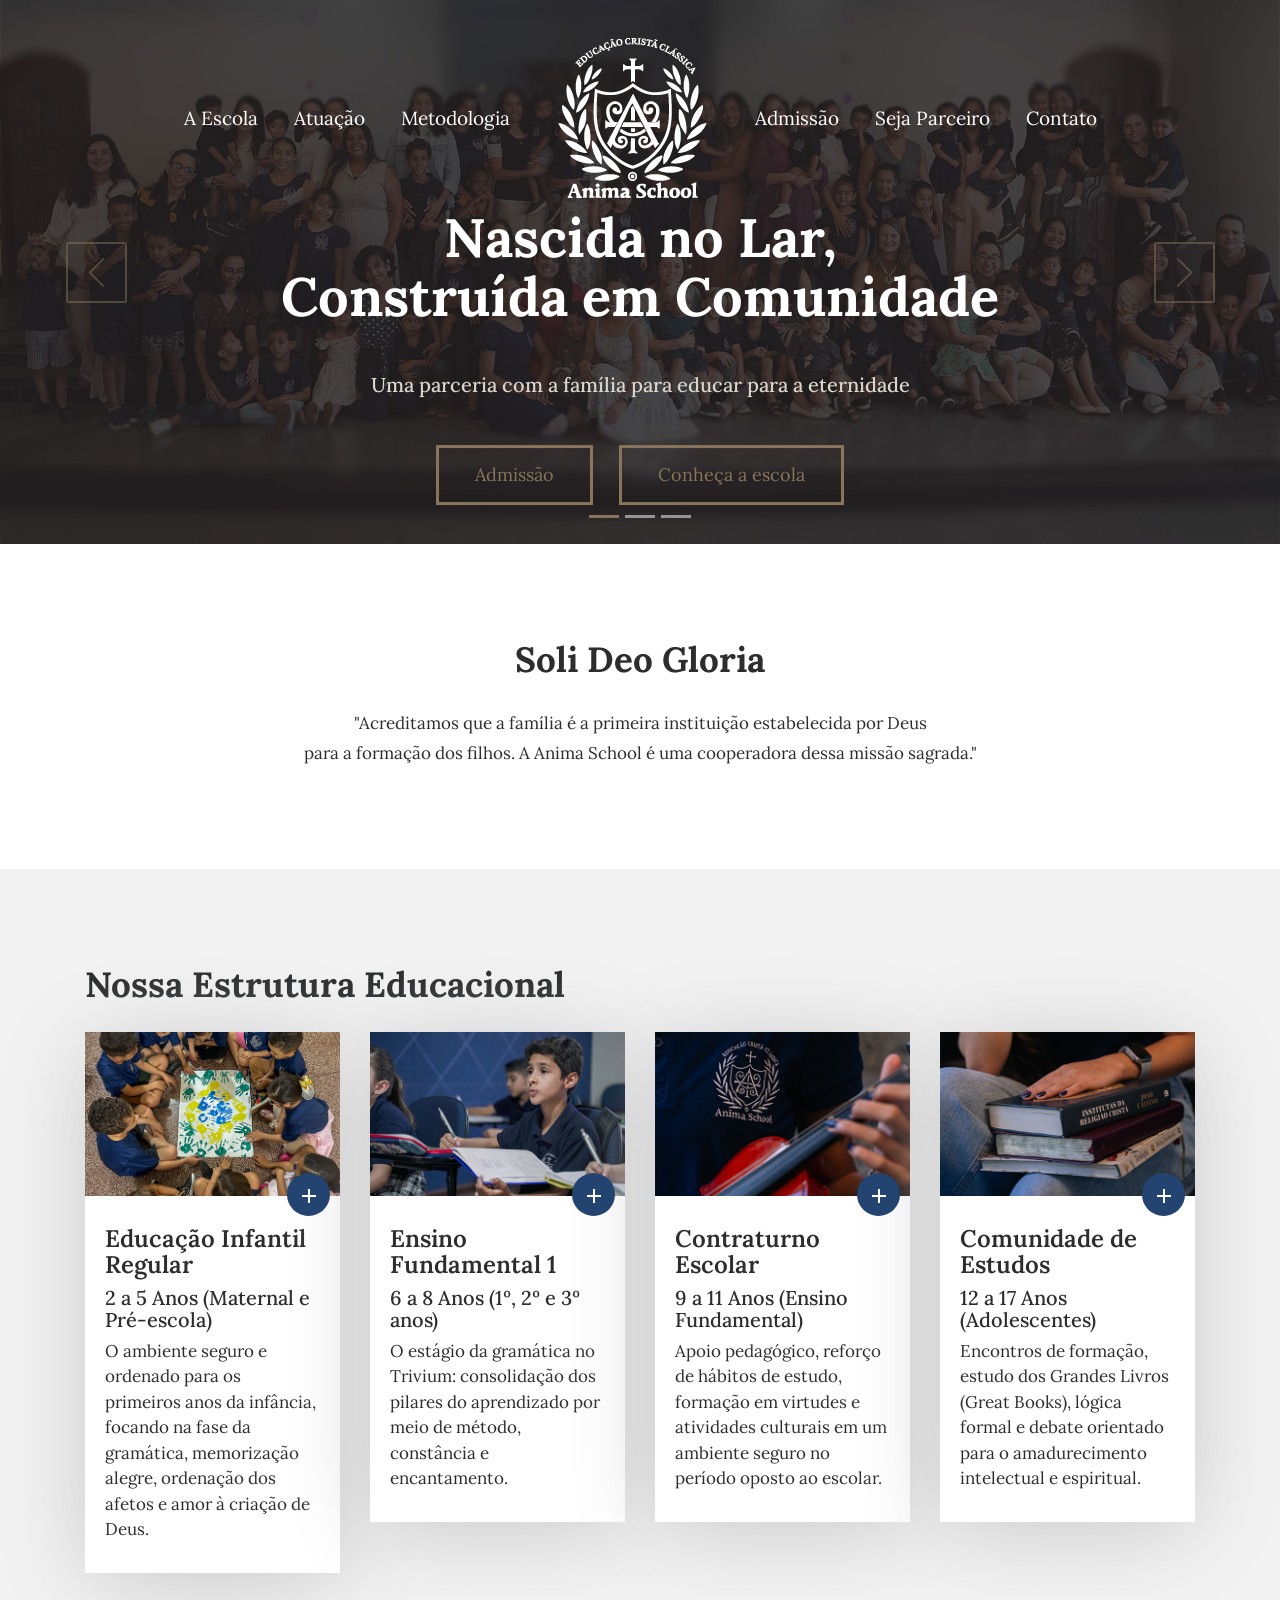
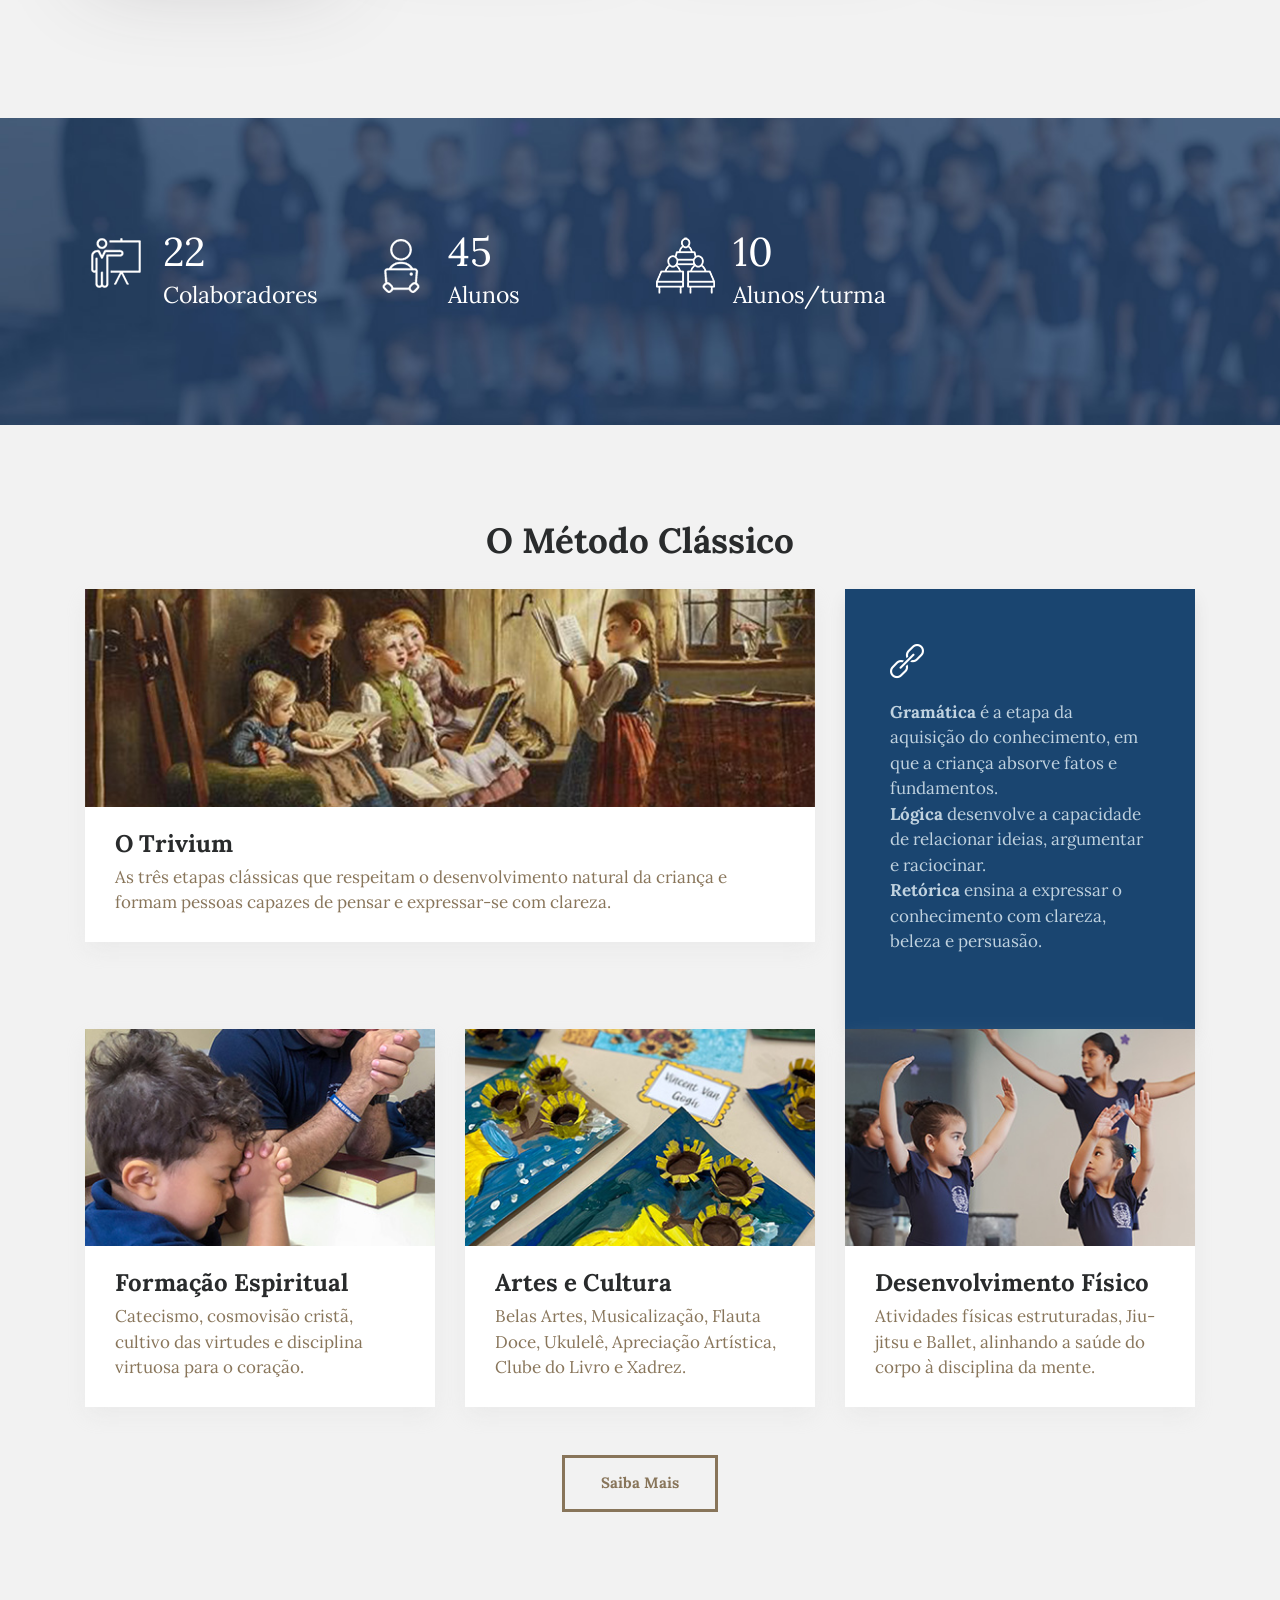
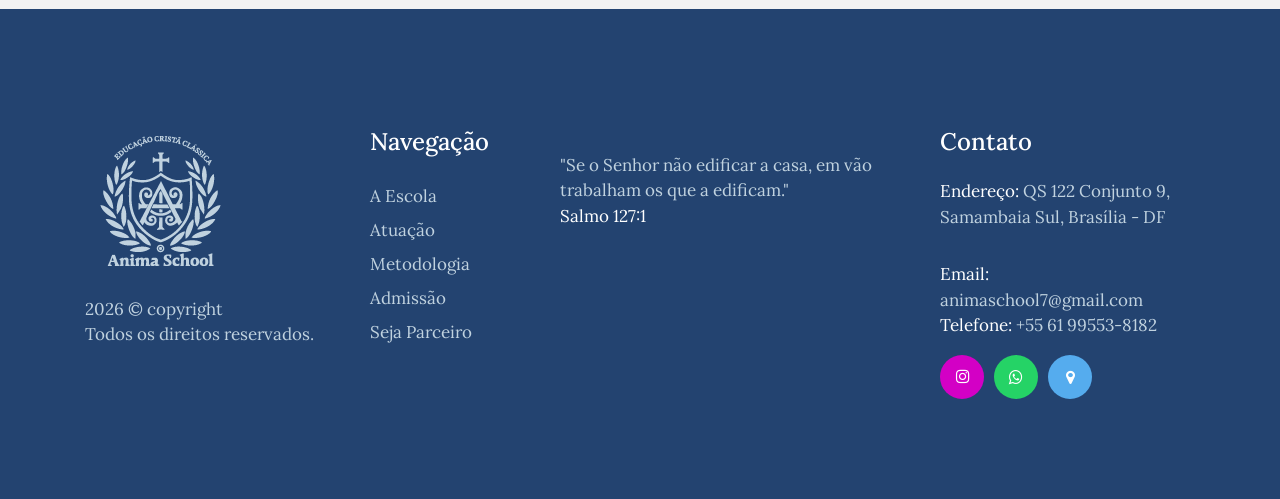
<file: index.html>
<!DOCTYPE html>
<html lang="pt-BR">

<head>
	<!-- Google tag (gtag.js) -->
<script async src="https://www.googletagmanager.com/gtag/js?id=AW-18554988811"></script>
<script>
  window.dataLayer = window.dataLayer || [];
  function gtag(){dataLayer.push(arguments);}
  gtag('js', new Date());

  gtag('config', 'AW-18554988811');
</script>
    <!-- Required meta tags -->
	<meta charset="utf-8">
    <meta name="viewport" content="width=device-width, initial-scale=1, shrink-to-fit=no">
    <title>Anima School - Educação Cristã Clássica em Brasília</title>
	<link rel="icon" type="image/x-icon" href="images/favicon.ico">
    <!-- Bootstrap CSS -->
    <link rel="stylesheet" href="css/bootstrap.min.css">
    <!-- Google Fonts -->
    <link href="https://fonts.googleapis.com/css?family=Lora:400,700" rel="stylesheet">
    <!-- Font Awesome -->
    <link rel="stylesheet" href="css/font-awesome.min.css">
    <!-- Simple Line Font -->
    <link rel="stylesheet" href="css/simple-line-icons.css">
    <!-- Slider / Carousel -->
    <link rel="stylesheet" href="css/slick.css">
    <link rel="stylesheet" href="css/slick-theme.css">
    <link rel="stylesheet" href="css/owl.carousel.min.css">
    <!-- Main CSS -->
    <link href="css/style.css" rel="stylesheet">
</head>

<body>
<!--============================= HEADER =============================-->
	<header>
		<div class="container nav-menu">
			<div class="row">
				<div class="col-md-12">
					<a href="index.html"><img src="images/responsive-logo.png" class="responsive-logo img-fluid" alt="responsive-logo"></a>
				</div>
			</div>
				<div class="row">
					<div class="col-md-12">
						<nav class="navbar navbar-toggleable-md navbar-light bg-faded">
						<button class="navbar-toggler navbar-toggler-right" type="button" data-toggle="collapse" data-target="#navbarNavDropdown">
							<span class="icon-menu"></span>
						</button>
						<div class="collapse navbar-collapse" id="navbarNavDropdown">
							<ul class="navbar-nav">
								<li class="nav-item">
									<a class="nav-link" href="escola.html">A Escola</a>
								</li>
								<li class="nav-item">
									<a class="nav-link" href="#atuacao">Atuação</a>
								</li>
								<li class="nav-item">
									<a class="nav-link" href="metodologia.html">Metodologia</a>
								</li>
								<li class="nav-logo">
									<a href="#" class="navbar-brand"><img src="images/logo.png" class="img-fluid" alt="logo"><span class="sr-only">(current)</span></a>
								</li>
								<li class="nav-item">
									<a class="nav-link" href="admissao.html">Admissão</a>
								</li>
								<li class="nav-item">
									<a class="nav-link" href="parceiro.html">Seja Parceiro</a>
								</li>
								<li class="nav-item">
									<a class="nav-link" href="contato.html">Contato</a>
								</li>
							</ul>
						</div>
						</nav>
					</div>
				</div>
			</div>
			<div class="slider_img">
				<div id="carousel" class="carousel slide" data-ride="carousel">
					<ol class="carousel-indicators">
						<li data-target="#carousel" data-slide-to="0" class="active"></li>
						<li data-target="#carousel" data-slide-to="1"></li>
						<li data-target="#carousel" data-slide-to="2"></li>
					</ol>
					<div class="carousel-inner" role="listbox">
						<div class="carousel-item active">
							<img class="d-block" src="images/slider01_anima-familia.jpg" alt="First slide">
							<div class="carousel-caption d-md-block">
								<div class="slider_title">
									<h1>Nascida no Lar,<br>Construída em Comunidade</h1>
									<h4>Uma parceria com a família para educar para a eternidade</h4>
									<div class="slider-btn">
										<a href="admissao.html" class="btn btn-default">Admissão</a>
										<a href="escola.html" class="btn btn-default">Conheça a escola</a>
									</div>
								</div>
							</div>
						</div>
						<div class="carousel-item">
							<img class="d-block" src="images/slider02_anima-familia.jpg" alt="Second slide">
							<div class="carousel-caption d-md-block">
								<div class="slider_title">
									<h1>Torne-se um Semeador<br>da Educação Cristã</h1>
									<h4>Apoie a formação da próxima geração e<br>ajude a expandir a educação clássica em Brasília</h4>
									<div class="slider-btn">
										<a href="parceiro.html" class="btn btn-default">Seja um parceiro</a>
									</div>
								</div>
							</div>
						</div>
						<div class="carousel-item">
							<img class="d-block" src="images/slider03_anima-familia.jpg" alt="Third slide">
							<div class="carousel-caption d-md-block">
								<div class="slider_title">
									<h1>Educação Cristã Clássica</h1>
									<h4>Formando mentes brilhantes e corações humildes para a glória de Cristo</h4>
									<div class="slider-btn">
										<a href="metodologia.html" class="btn btn-default">Metodologia</a>
									</div>
								</div>
							</div>
						</div>
					</div>
					<a class="carousel-control-prev" href="#carousel" role="button" data-slide="prev">
						<i class="icon-arrow-left fa-slider" aria-hidden="true"></i>
						<span class="sr-only">Anterior</span>
					</a>
					<a class="carousel-control-next" href="#carousel" role="button" data-slide="next">
						<i class="icon-arrow-right fa-slider" aria-hidden="true"></i>
						<span class="sr-only">Próximo</span>
					</a>
				</div>
			</div>
	</header>
	<!--//END HEADER -->
	<!--============================= SOBRE =============================-->
	<section class="clearfix about">
		<div class="container">
			<div class="row">
				<div class="col-md-12">
					<h2>Soli Deo Gloria</h2>
				</div>
			</div>
			<div class="row">
				<div class="col-md-12">
					<p>"Acreditamos que a família é a primeira instituição estabelecida por Deus<br>para a formação dos filhos. A Anima School é uma cooperadora dessa missão sagrada."</p><br>
				</div>
			</div>
		</div>
	</section>
	<!--//FIM SOBRE -->
	<!--============================= ATUACAO =============================-->
	<section id="atuacao" class="our_courses">
		<div class="container">
			<div class="row">
				<div class="col-md-12">
					<h2>Nossa Estrutura Educacional</h2>
				</div>
			</div>
			<div class="row">
				<!--<div class="col-xs-12 col-sm-6 col-md-6 col-lg-3 ajst">
					<div class="courses_box mb-5">
						<div class="course-img-wrap">
							<img src="images/courses_1.jpg" class="img-fluid" alt="courses-img">
							<div class="courses_box-img">
								<div class="courses-link-wrap">
									<a href="metodologia.html" class="course-link"><span>Detalhes </span></a>
									<a href="admissao.html" class="course-link"><span>Admissão </span></a>
								</div>
							</div>
						</div>
						<div class="courses_icon">
							<img src="images/plus-icon.png" class="img-fluid close-icon" alt="plus-icon">
						</div>
						<a href="metodologia.html" class="course-box-content">
							<h3>Educação Infantil Regular</h3>
							<h4>2 a 5 Anos (Maternal e Pré-escola)</h4>
							<p>O ambiente seguro e ordenado para os primeiros anos da infância, focando na fase da Gramática, memorização alegre, ordenação dos afetos e amor à criação de Deus.</p>
						</a>
					</div>
				</div>-->
				<div class="col-xs-12 col-sm-6 col-md-6 col-lg-3">
                    <div class="courses_box mb-5">
                        <div class="course-img-wrap">
                            <img src="images/courses_1.jpg" class="img-fluid" alt="courses-img">
                            <div class="courses_box-img">
                                <div class="courses-link-wrap">
									<a href="metodologia.html" class="course-link"><span>Detalhes </span></a>
									<a href="admissao.html" class="course-link"><span>Admissão </span></a>
                                </div>
                            </div>
                        </div>
                        <div class="courses_icon">
                            <img src="images/plus-icon.png" class="img-fluid close-icon" alt="plus-icon">
                        </div>
						<a href="metodologia.html" class="course-box-content">
							<h3>Educação Infantil Regular</h3>
							<h4>2 a 5 Anos (Maternal e Pré-escola)</h4>
							<p>O ambiente seguro e ordenado para os primeiros anos da infância, focando na fase da gramática, memorização alegre, ordenação dos afetos e amor à criação de Deus.</p>
                        </a>
                    </div>
                </div>
                <div class="col-xs-12 col-sm-6 col-md-6 col-lg-3">
                    <div class="courses_box mb-5">
                        <div class="course-img-wrap">
                            <img src="images/courses_3.jpg" class="img-fluid" alt="courses-img">
                            <div class="courses_box-img">
                                <div class="courses-link-wrap">
									<a href="metodologia.html" class="course-link"><span>Detalhes </span></a>
									<a href="admissao.html" class="course-link"><span>Admissão </span></a>
                                </div>
                            </div>
                        </div>
                        <div class="courses_icon">
                            <img src="images/plus-icon.png" class="img-fluid close-icon" alt="plus-icon">
                        </div>
						<a href="metodologia.html" class="course-box-content">
							<h3>Ensino Fundamental 1</h3>
							<h4>6 a 8 Anos (1º, 2º e 3º anos)</h4>
							<p>O estágio da gramática no Trivium: consolidação dos pilares do aprendizado por meio de método, constância e encantamento.</p>
                        </a>
                    </div>
                </div>
				<div class="col-xs-12 col-sm-6 col-md-6 col-lg-3">
					<div class="courses_box mb-5">
						<div class="course-img-wrap">
							<img src="images/courses_2.jpg" class="img-fluid" alt="courses-img">
							<div class="courses_box-img">
								<div class="courses-link-wrap">
									<a href="metodologia.html" class="course-link"><span>Detalhes </span></a>
									<a href="admissao.html" class="course-link"><span>Admissão </span></a>
								</div>
							</div>
						</div>
						<div class="courses_icon">
							<img src="images/plus-icon.png" class="img-fluid close-icon" alt="plus-icon">
						</div>
						<a href="metodologia.html" class="course-box-content">
							<h3>Contraturno Escolar</h3>
							<h4>9 a 11 Anos (Ensino Fundamental)</h4>
							<p>Apoio pedagógico, reforço de hábitos de estudo, formação em virtudes e atividades culturais em um ambiente seguro no período oposto ao escolar.</p>
						</a>
					</div>
				</div>
				<div class="col-xs-12 col-sm-6 col-md-6 col-lg-3">
					<div class="courses_box mb-5">
						<div class="course-img-wrap">
							<img src="images/courses_4.jpg" class="img-fluid" alt="courses-img">
							<div class="courses_box-img">
								<div class="courses-link-wrap">
									<a href="metodologia.html" class="course-link"><span>Detalhes </span></a>
									<a href="admissao.html" class="course-link"><span>Admissão </span></a>
								</div>
							</div>
						</div>
						<div class="courses_icon">
							<img src="images/plus-icon.png" class="img-fluid close-icon" alt="plus-icon">
						</div>
						<a href="metodologia.html" class="course-box-content">
							<h3>Comunidade de Estudos</h3>
							<h4>12 a 17 Anos (Adolescentes)</h4>
							<p>Encontros de formação, estudo dos Grandes Livros (Great Books), lógica formal e debate orientado para o amadurecimento intelectual e espiritual.</p>
						</a>
					</div>
				</div>
			</div>
		</div>
	</section>
	<!--//FIM DA ATUACAO -->
	<!--============================= NUMEROS =============================-->
	<div class="detailed_chart">
		<div class="container">
			<div class="row">
				<div class="col-xs-12 col-sm-6 col-md-3 chart_bottom">
					<div class="chart-img">
						<img src="images/chart-icon_1.png" class="img-fluid" alt="chart_icon">
					</div>
					<div class="chart-text">
						<p><span class="counter">34</span> Colaboradores</p>
					</div>
				</div>
				<div class="col-xs-12 col-sm-6 col-md-3 chart_bottom chart_top">
					<div class="chart-img">
						<img src="images/chart-icon_2.png" class="img-fluid" alt="chart_icon">
					</div>
					<div class="chart-text">
						<p><span class="counter">+70</span> Alunos</p>
					</div>
				</div>
				<!--<div class="col-xs-12 col-sm-6 col-md-3 chart_top">
					<div class="chart-img">
						<img src="images/aula-em-grupo.png" class="img-fluid" alt="chart_icon">
					</div>
					<div class="chart-text">
						<p><span class="counter">16</span> Alunos/turma</p>
					</div>
				</div>-->
				<div class="col-xs-12 col-sm-6 col-md-3">
					<div class="chart-img">
						<img src="images/aula-em-grupo.png" class="img-fluid" alt="chart_icon">
					</div>
					<div class="chart-text">
						<p><span class="counter">16</span> Alunos/turma</p>
					</div>
				</div>
			</div>
		</div>
	</div>
	<!--//FIM DOS NUMEROS -->
	<!--============================= METODOLOGIA =============================-->
	<section class="blog">
		<div class="container">
			<div class="row">
				<div class="col-md-12">
					<h2>O Método Clássico</h2>
				</div>
			</div>
			<div class="row">
				<div class="col-md-8">
                    <div class="blog-img_box">
                        <img src="images/blog-img_1.jpg" class="img-fluid blog_display" alt="blog-img">
                        <div class="blogtitle">
                            <h3>O Trivium</h3>
                            <p>As três etapas clássicas que respeitam o desenvolvimento natural da criança e formam pessoas capazes de pensar e expressar-se com clareza.</p>
                        </div>
                    </div>
				</div>
				<div class="col-md-4">
                    <div class="blog_hide">
                        <i class="icon-link" aria-hidden="true"></i>
                        <p class="m-0"><b>Gramática</b> é a etapa da aquisição do conhecimento, em que a criança absorve fatos e fundamentos.
                        <br><b>Lógica</b> desenvolve a capacidade de relacionar ideias, argumentar e raciocinar.
                        <br><b>Retórica</b> ensina a expressar o conhecimento com clareza, beleza e persuasão.</p><br><br>
                    </div>
				</div>    
			</div>
			<div class="row">
				<div class="col-md-4">
                    <div class="blog-img_box">
                        <img src="images/blog-img_3.jpg" class="img-fluid blog_display" alt="blog-img">
                        <div class="blogtitle">
                            <h3>Formação Espiritual</h3>
                            <p>Catecismo, cosmovisão cristã, cultivo das virtudes e disciplina virtuosa para o coração.</p>
                        </div>
                    </div>
				</div>
				<div class="col-md-4">
                    <div class="blog-img_box">
                        <img src="images/blog-img_2.jpg" class="img-fluid blog_display" alt="blog-img">
                        <div class="blogtitle">
                            <h3>Artes e Cultura</h3>
                            <p>Belas Artes, Musicalização, Flauta Doce, Ukulelê, Apreciação Artística, Clube do Livro e Xadrez.</p>
                        </div>
                    </div>
				</div>
				<div class="col-md-4">
                    <div class="blog-img_box">
                            <img src="images/blog-img_4.jpg" class="img-fluid blog_display" alt="blog-img">
                        <div class="blogtitle">
                            <h3>Desenvolvimento Físico</h3>
                            <p>Atividades físicas estruturadas, Jiu-jitsu e Ballet, alinhando a saúde do corpo à disciplina da mente.</p>
                        </div>
                    </div>
				</div>
			</div><br>
			<div class="row">
				<div class="col-md-12 text-center">
					<a href="metodologia.html" class="btn btn-default btn-courses">Saiba Mais</a>
				</div>
			</div>
		</div>
	</section>
	<!--//FIM METODOLOGIA -->
	<!--============================= FOOTER =============================-->
	<footer>
		<div class="container">
			<div class="row">
				<div class="col-md-3">
					<div class="foot-logo">
						<a href="index.html">
							<img src="images/footer-logo.png" class="img-fluid" alt="footer_logo">
						</a>
						<p>2026 © copyright
						<br>Todos os direitos reservados.</p>
					</div>
				</div>
				<div class="col-md-2">
					<div class="sitemap">
						<h3>Navegação</h3>
							<ul>
								<li><a href="escola.html">A Escola</a></li>
								<li><a href="#atuacao">Atuação</a></li>
								<li><a href="metodologia.html">Metodologia</a></li>
								<li><a href="admissao.html">Admissão</a></li>
								<li><a href="parceiro.html">Seja Parceiro</a></li>
							</ul>
					</div>
				</div>
				<div class="col-md-4">
					<div class="tweet_box">
						<h3></h3>
						<div class="address">
						<p>"Se o Senhor não edificar a casa, em vão trabalham os que a edificam."<br><span>Salmo 127:1</span></p>
						</div>
					</div>
				</div>
				<div class="col-md-3">
					<div class="address">
						<h3>Contato</h3>
						<p><span>Endereço: </span> QS 122 Conjunto 9,<br>Samambaia Sul, Brasília - DF</p>
						<p><span>Email:</span> animaschool7@gmail.com
						<br><span>Telefone:</span> +55 61 99553-8182</p>
						<ul class="footer-social-icons">
							<li><a href="https://www.instagram.com/animaschool.ecc/"><i class="fa fa-instagram fa-in" aria-hidden="true"></i></a></li>
							<li><a href="https://wa.me/5561995538182"><i class="fa fa-whatsapp fa-wt" aria-hidden="true"></i></a></li>
							<li><a href="https://share.google/aSN2LRh8lrMYXtiBX"><i class="fa fa-map-marker fa-mp" aria-hidden="true"></i></a></li>
						</ul>
					</div>
				</div>
			</div>
		</div>
	</footer>
	<!--//END FOOTER -->
	<!-- jQuery, Bootstrap JS. -->
	<script src="js/jquery.min.js"></script>
	<script src="js/tether.min.js"></script>
	<script src="js/bootstrap.min.js"></script>
	<!-- Plugins -->
	<script src="js/slick.min.js"></script>
	<script src="js/waypoints.min.js"></script>
	<script src="js/counterup.min.js"></script>
	<script src="js/instafeed.min.js"></script>
	<script src="js/owl.carousel.min.js"></script>
	<script src="js/validate.js"></script>
	<script src="js/tweetie.min.js"></script>
	<!-- Subscribe -->
	<script src="js/subscribe.js"></script>
	<!-- Script JS -->
	<script src="js/script.js"></script>
</body>

</html>
</file>
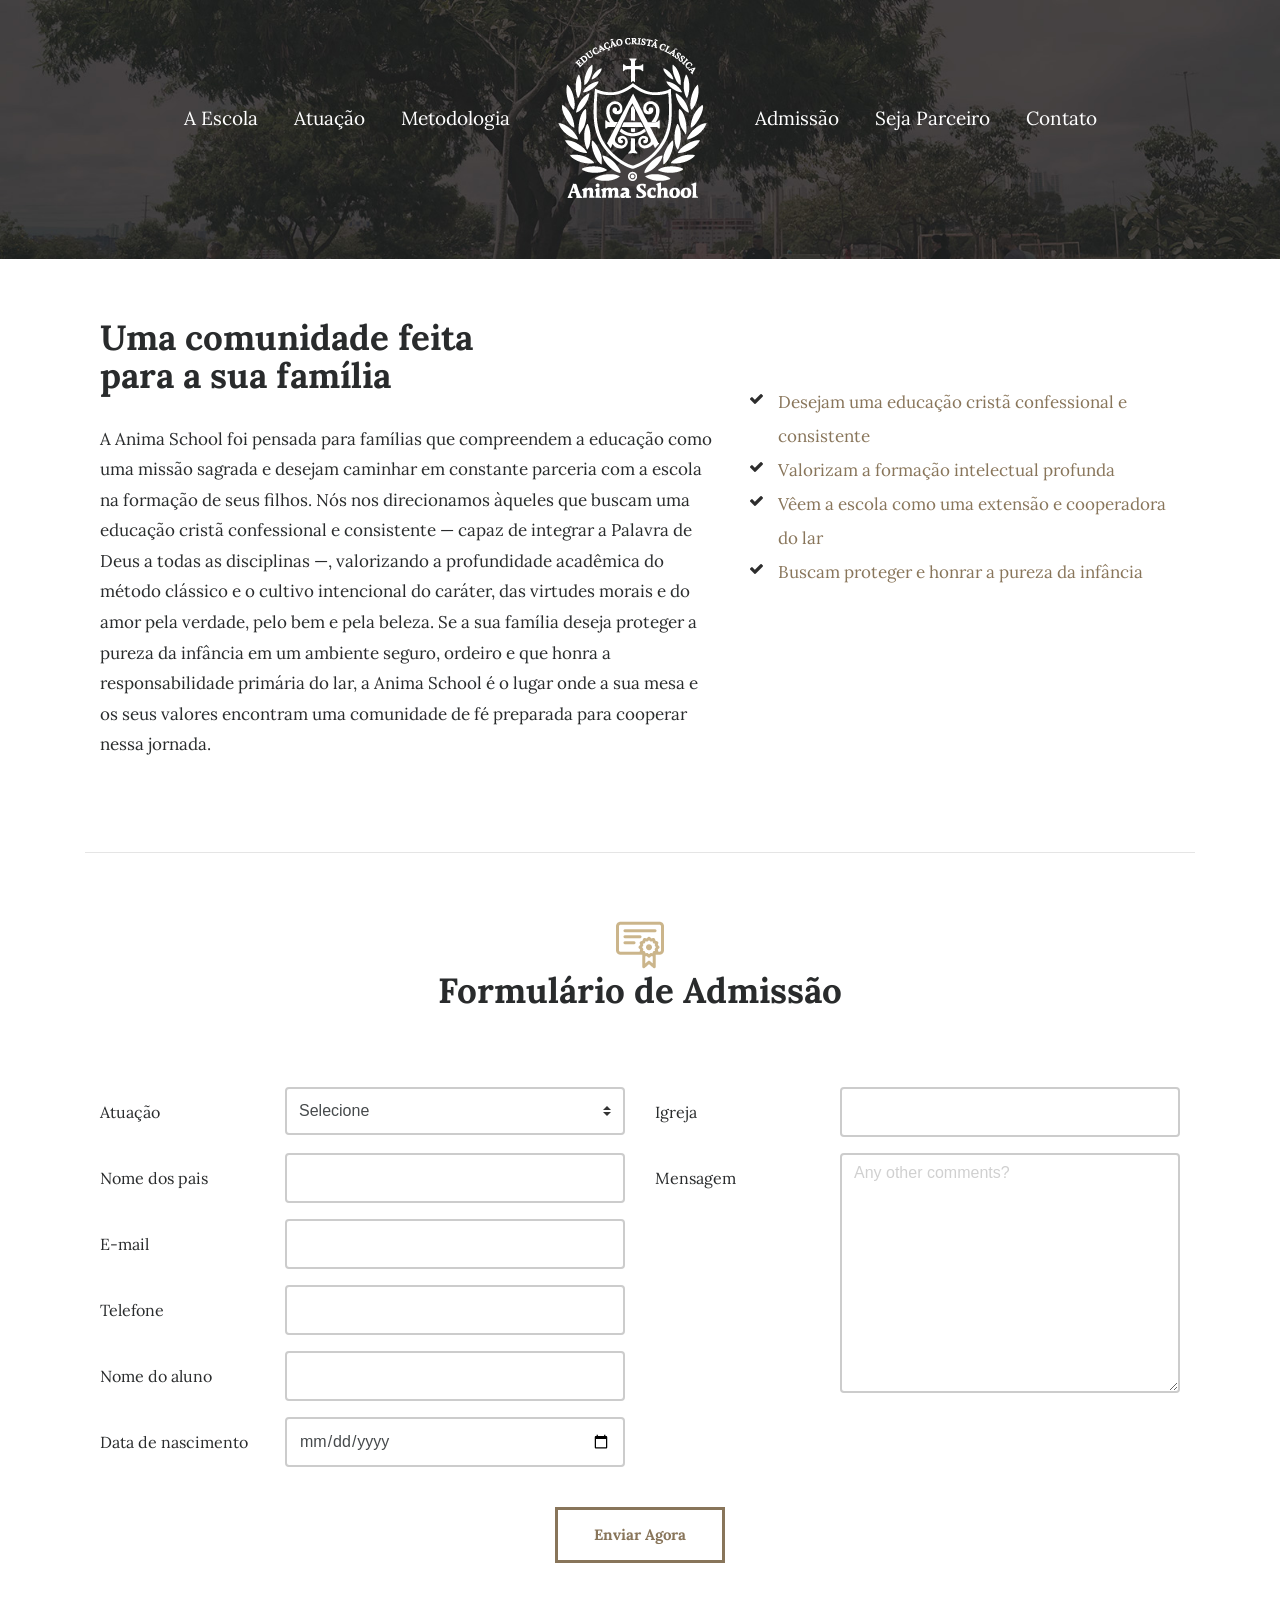
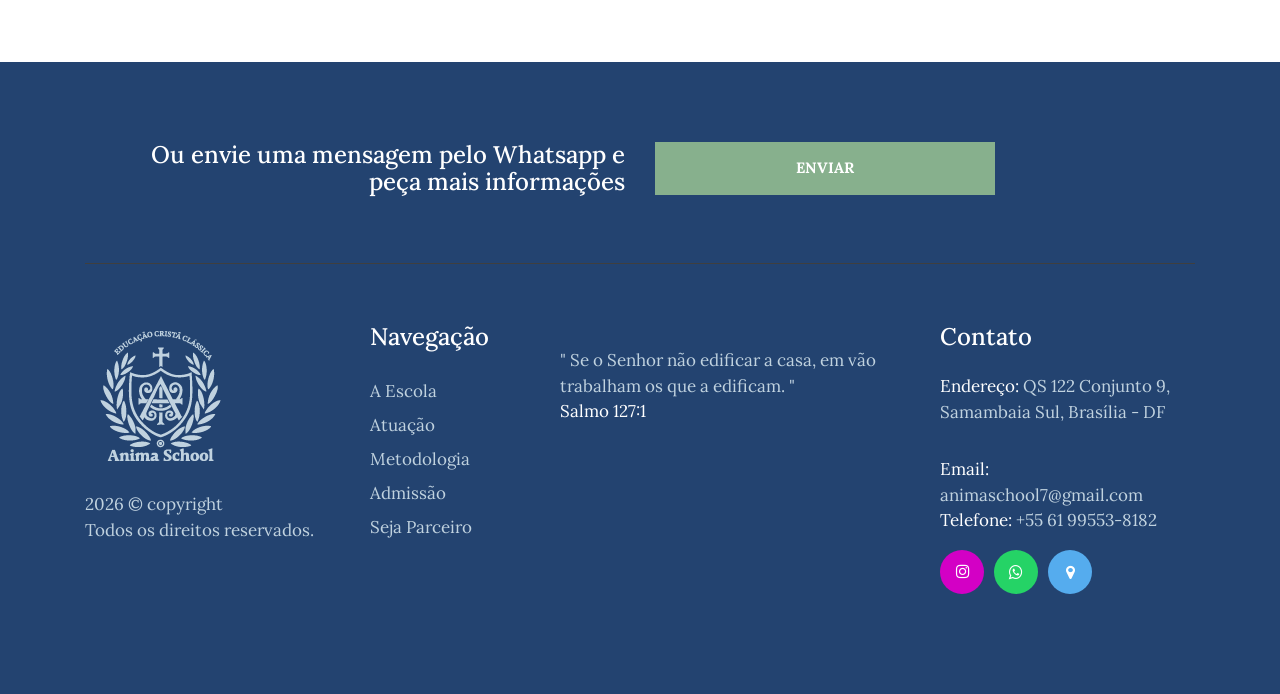
<file: admissao.html>
<!DOCTYPE html>
<html lang="pt-BR">

<head>
    <!-- Required meta tags -->
    <meta charset="utf-8">
    <meta name="viewport" content="width=device-width, initial-scale=1, shrink-to-fit=no">
    <title>Anima School - Admissão 2027</title>
	<link rel="icon" type="image/x-icon" href="images/favicon.ico">
    <!-- Bootstrap CSS -->
    <link rel="stylesheet" href="css/bootstrap.min.css">
    <!-- Google Fonts -->
    <link href="https://fonts.googleapis.com/css?family=Lora:400,700" rel="stylesheet">
    <!-- Font Awesome -->
    <link rel="stylesheet" href="css/font-awesome.min.css">
    <!-- Simple Line Font -->
    <link rel="stylesheet" href="css/simple-line-icons.css">
    <!-- Owl Carousel -->
    <link rel="stylesheet" href="css/owl.carousel.min.css">
    <!-- Main CSS -->
    <link href="css/style.css" rel="stylesheet">
</head>

<body>
    <!-- ========================= MENU =========================-->
	<div class="about_bg">
		<div class="container">
			<div class="row">
				<div class="col-md-12">
					<a href="index.html"><img src="images/responsive-logo.png" class="responsive-logo img-fluid" alt="responsive-logo"></a>
				</div>
			</div>
			<div class="row">
				<div class="col-md-12">
					<nav class="navbar navbar-toggleable-md navbar-light bg-faded">
						<button class="navbar-toggler navbar-toggler-right" type="button" data-toggle="collapse" data-target="#navbarNavDropdown">
							<span class="icon-menu"></span>
						</button>
						<div class="collapse navbar-collapse" id="navbarNavDropdown">
							<ul class="navbar-nav">
								<li class="nav-item">
									<a class="nav-link" href="escola.html">A Escola</a>
								</li>
								<li class="nav-item">
									<a class="nav-link" href="index.html#atuacao">Atuação</a>
								</li>
								<li class="nav-item">
									<a class="nav-link" href="metodologia.html">Metodologia</a>
								</li>
								<li class="nav-logo">
									<a href="index.html" class="navbar-brand"><img src="images/logo.png" class="img-fluid" alt="logo"></a>
								</li>
								<li class="nav-item">
									<a class="nav-link" href="admissao.html">Admissão<span class="sr-only">(current)</span></a>
								</li>
								<li class="nav-item">
									<a class="nav-link" href="parceiro.html">Seja Parceiro</a>
								</li>
								<li class="nav-item">
									<a class="nav-link" href="contato.html">Contato</a>
								</li>
							</ul>
						</div>
					</nav>
				</div>
			</div>
			<div class="row">
				<div class="col-md-12">
					<br>
				</div>
			</div>
		</div>
	</div>
	<!--//FIM DO MENU -->
    <div class="container">
        <!--============================= REGRAS DA ADMISSAO =============================-->
        <section class="admission-form_rules">
            <div class="container">
                <div class="row">
                    <div class="col-md-7 admission-form_mr">
                        <h2>Uma comunidade feita<br>para a sua família</h2>
                        <p>A Anima School foi pensada para famílias que compreendem a educação como uma missão sagrada e desejam caminhar em constante parceria com a escola na formação de seus filhos. Nós nos direcionamos àqueles que buscam uma educação cristã confessional e consistente — capaz de integrar a Palavra de Deus a todas as disciplinas —, valorizando a profundidade acadêmica do método clássico e o cultivo intencional do caráter, das virtudes morais e do amor pela verdade, pelo bem e pela beleza. Se a sua família deseja proteger a pureza da infância em um ambiente seguro, ordeiro e que honra a responsabilidade primária do lar, a Anima School é o lugar onde a sua mesa e os seus valores encontram uma comunidade de fé preparada para cooperar nessa jornada.</p>
                    </div>
                    <div class="col-md-5 admission-form_mr">
                        <ul class="admission-form_listed">
                            <li>Desejam uma educação cristã confessional e consistente</li>
                            <li>Valorizam a formação intelectual profunda</li>
                            <li>Vêem a escola como uma extensão e cooperadora do lar</li>
                            <li>Buscam proteger e honrar a pureza da infância</li>
                        </ul>
                    </div>
                </div>
            </div>
        </section>
        <!--//REGRAS DA ADMISSAO -->
		<hr>
        <!-- ================ ADMISSION FORM BADGE ================-->
        <section class="admission_form">
            <div class="container">
                <div class="row">
                    <div class="col-md-12 my-5">
                        <img src="images/badge-icon.png" class="img-fluid" alt="#">
                        <h2>Formulário de Admissão</h2>
                    </div>
                </div>
                <form action="php/admission.php" method="post" id="admissionform">
                    <div class="row">
                        <div class="col-md-6">
                            <div class="row form-group">
                                <div class="col-lg-4">
                                    <label>
                                        Atuação </label>
                                </div>
                                <div class="col-lg-8">
                                    <select class="form-control custom-select" name="course" required>
                                        <option selected="" value="">Selecione</option>
                                        <option value="select">Maternal</option>
                                        <option value="select">Pré-escola</option>
                                        <option value="select">Contraturno Escolar</option>
                                        <option value="select">Comunidade de Estudos</option>
                                    </select>
                                </div>
                            </div>
                            <div class="row form-group">
                                <div class="col-lg-4">
                                    <label>
                                        Nome dos pais </label>
                                </div>
                                <div class="col-lg-8">
                                    <input type="text" name="nome_responsavel" class="form-control" required>
                                </div>
                            </div>
                            <div class="row form-group">
                                <div class="col-lg-4">
                                    <label>
                                        E-mail </label>
                                </div>
                                <div class="col-lg-8">
                                    <input type="email" name="email" class="form-control" required>
                                </div>
                            </div>
                            <div class="row form-group">
                                <div class="col-lg-4">
                                    <label>
                                        Telefone </label>
                                </div>
                                <div class="col-lg-8">
                                    <input type="text" name="telefone" class="form-control" required>
                                </div>
                            </div>
                            <div class="row form-group">
                                <div class="col-lg-4">
                                    <label>
                                        Nome do aluno </label>
                                </div>
                                <div class="col-lg-8">
                                    <input type="text" name="nome_aluno" class="form-control">
                                </div>
                            </div>
                            <div class="row form-group">
                                <div class="col-lg-4">
                                    <label>
                                        Data de nascimento </label>
                                </div>
                                <div class="col-lg-8">
                                    <input type="date" name="dob" class="form-control" required>
                                </div>
                            </div>
                        </div>
                        <div class="col-md-6">
                            <div class="row form-group">
                                <div class="col-lg-4">
                                    <label>
                                        Igreja </label>
                                </div>
                                <div class="col-lg-8">
                                    <input type="text" name="igreja" class="form-control" required>
                                </div>
                            </div>
                            <div class="row form-group">
                                <div class="col-lg-4">
                                    <label>
                                        Mensagem</label>
                                </div>
                                <div class="col-lg-8">
                                    <textarea class="form-control" name="message" placeholder="Any other comments?" rows="11"></textarea>
                                </div>
                            </div>
                        </div>
                    </div>
                    <div class="row">
                        <div class="col-md-12 text-center">
                            <button type="submit" class="btn btn-default btn-courses mt-4" id="js-admission-btn">Enviar Agora</button>
                        </div>
                        <div class="col-md-12">
                            <div id="js-admission-result" data-success-msg="Sucesso! Sua solicitação foi enviada." data-error-msg="Ops! Algo deu errado."></div>
                            <!-- // end #js-admission-result -->
                        </div>
                    </div>
                </form>
            </div>
        </section>
        <!--//END ADMISSION FORM BADGE -->
    </div>
    <!-- // end .container -->
    <!--============================= FOOTER =============================-->
	<footer>
		<div class="container">
			<div class="row">
				<div class="col-md-12">
					<div class="subscribe">
						<div class="row" style="text-align: center; margin: 20px auto 60px;">
							<div class="col-md-6">
								<h3 style="text-align: right;">Ou envie uma mensagem pelo Whatsapp e peça mais informações</h3>
							</div>
							<div class="col-md-4">
								<a href="https://wa.me/5561995538182" class="btn btn-warning btn-3">ENVIAR</a>
							</div>
						</div>
					</div>
				</div>
			</div>
			<div class="row">
				<div class="col-md-3">
					<div class="foot-logo">
						<a href="index.html">
							<img src="images/footer-logo.png" class="img-fluid" alt="footer_logo">
						</a>
						<p>2026 © copyright
						<br>Todos os direitos reservados.</p>
					</div>
				</div>
				<div class="col-md-2">
					<div class="sitemap">
						<h3>Navegação</h3>
							<ul>
								<li><a href="escola.html">A Escola</a></li>
								<li><a href="index.html#atuacao">Atuação</a></li>
								<li><a href="metodologia.html">Metodologia</a></li>
								<li><a href="admissao.html">Admissão</a></li>
								<li><a href="parceiro.html">Seja Parceiro</a></li>
							</ul>
					</div>
				</div>
				<div class="col-md-4">
					<div class="tweet_box">
						<h3></h3>
						<div class="address">
						<p>" Se o Senhor não edificar a casa, em vão trabalham os que a edificam. "<br><span>Salmo 127:1</span></p>
						</div>
					</div>
				</div>
				<div class="col-md-3">
					<div class="address">
						<h3>Contato</h3>
						<p><span>Endereço: </span> QS 122 Conjunto 9,<br>Samambaia Sul, Brasília - DF</p>
						<p><span>Email:</span> animaschool7@gmail.com
						<br><span>Telefone:</span> +55 61 99553-8182</p>
						<ul class="footer-social-icons">
							<li><a href="https://www.instagram.com/animaschool.ecc/"><i class="fa fa-instagram fa-in" aria-hidden="true"></i></a></li>
							<li><a href="https://wa.me/5561995538182"><i class="fa fa-whatsapp fa-wt" aria-hidden="true"></i></a></li>
							<li><a href="https://share.google/aSN2LRh8lrMYXtiBX"><i class="fa fa-map-marker fa-mp" aria-hidden="true"></i></a></li>
						</ul>
					</div>
				</div>
			</div>
		</div>
	</footer>
    <!--//END FOOTER -->
    <!-- jQuery, Bootstrap JS. -->
    <script src="js/jquery.min.js"></script>
    <script src="js/tether.min.js"></script>
    <script src="js/bootstrap.min.js"></script>
    <!-- Plugins -->
    <script src="js/instafeed.min.js"></script>
    <script src="js/owl.carousel.min.js"></script>
    <script src="js/validate.js"></script>
    <script src="js/tweetie.min.js"></script>
    <!-- Admission -->
    <script src="js/admission.js"></script>
    <!-- Subscribe -->
    <script src="js/subscribe.js"></script>
    <!-- Script JS -->
    <script src="js/script.js"></script>
</body>

</html>
</file>
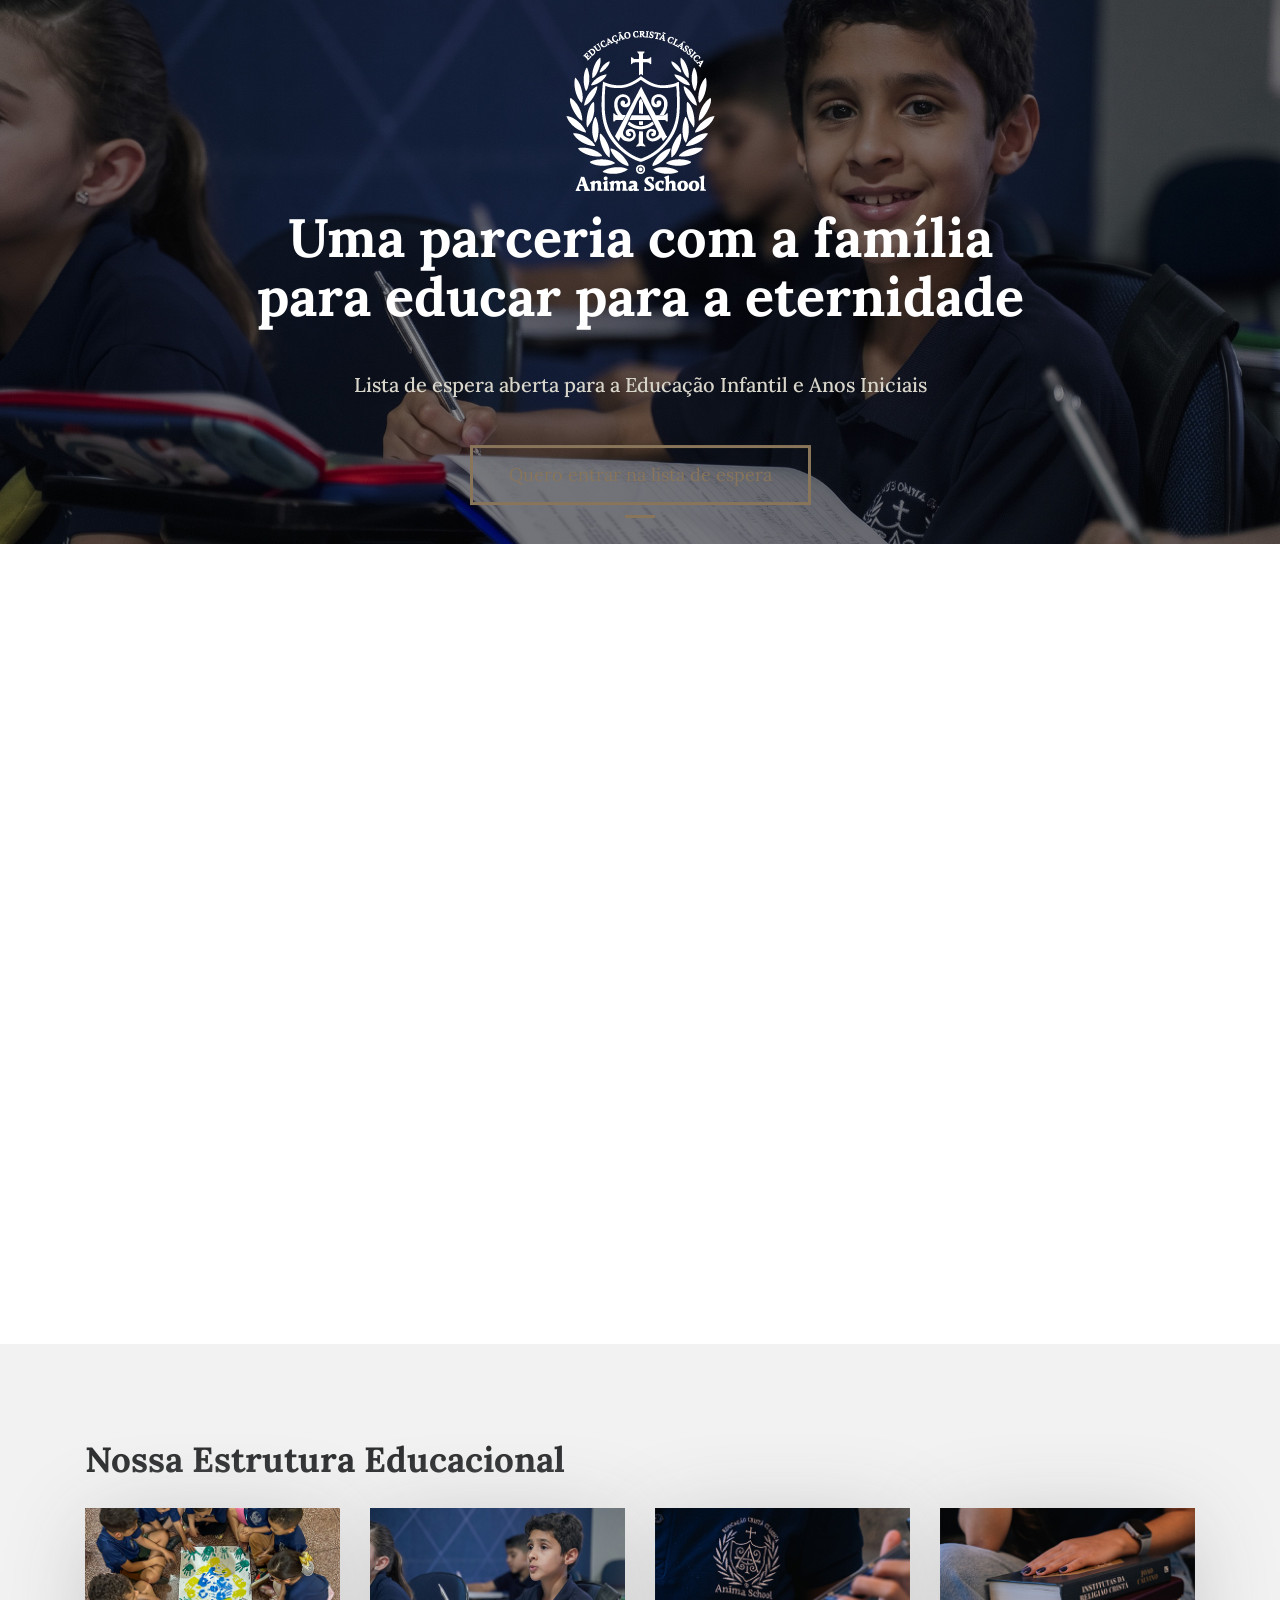
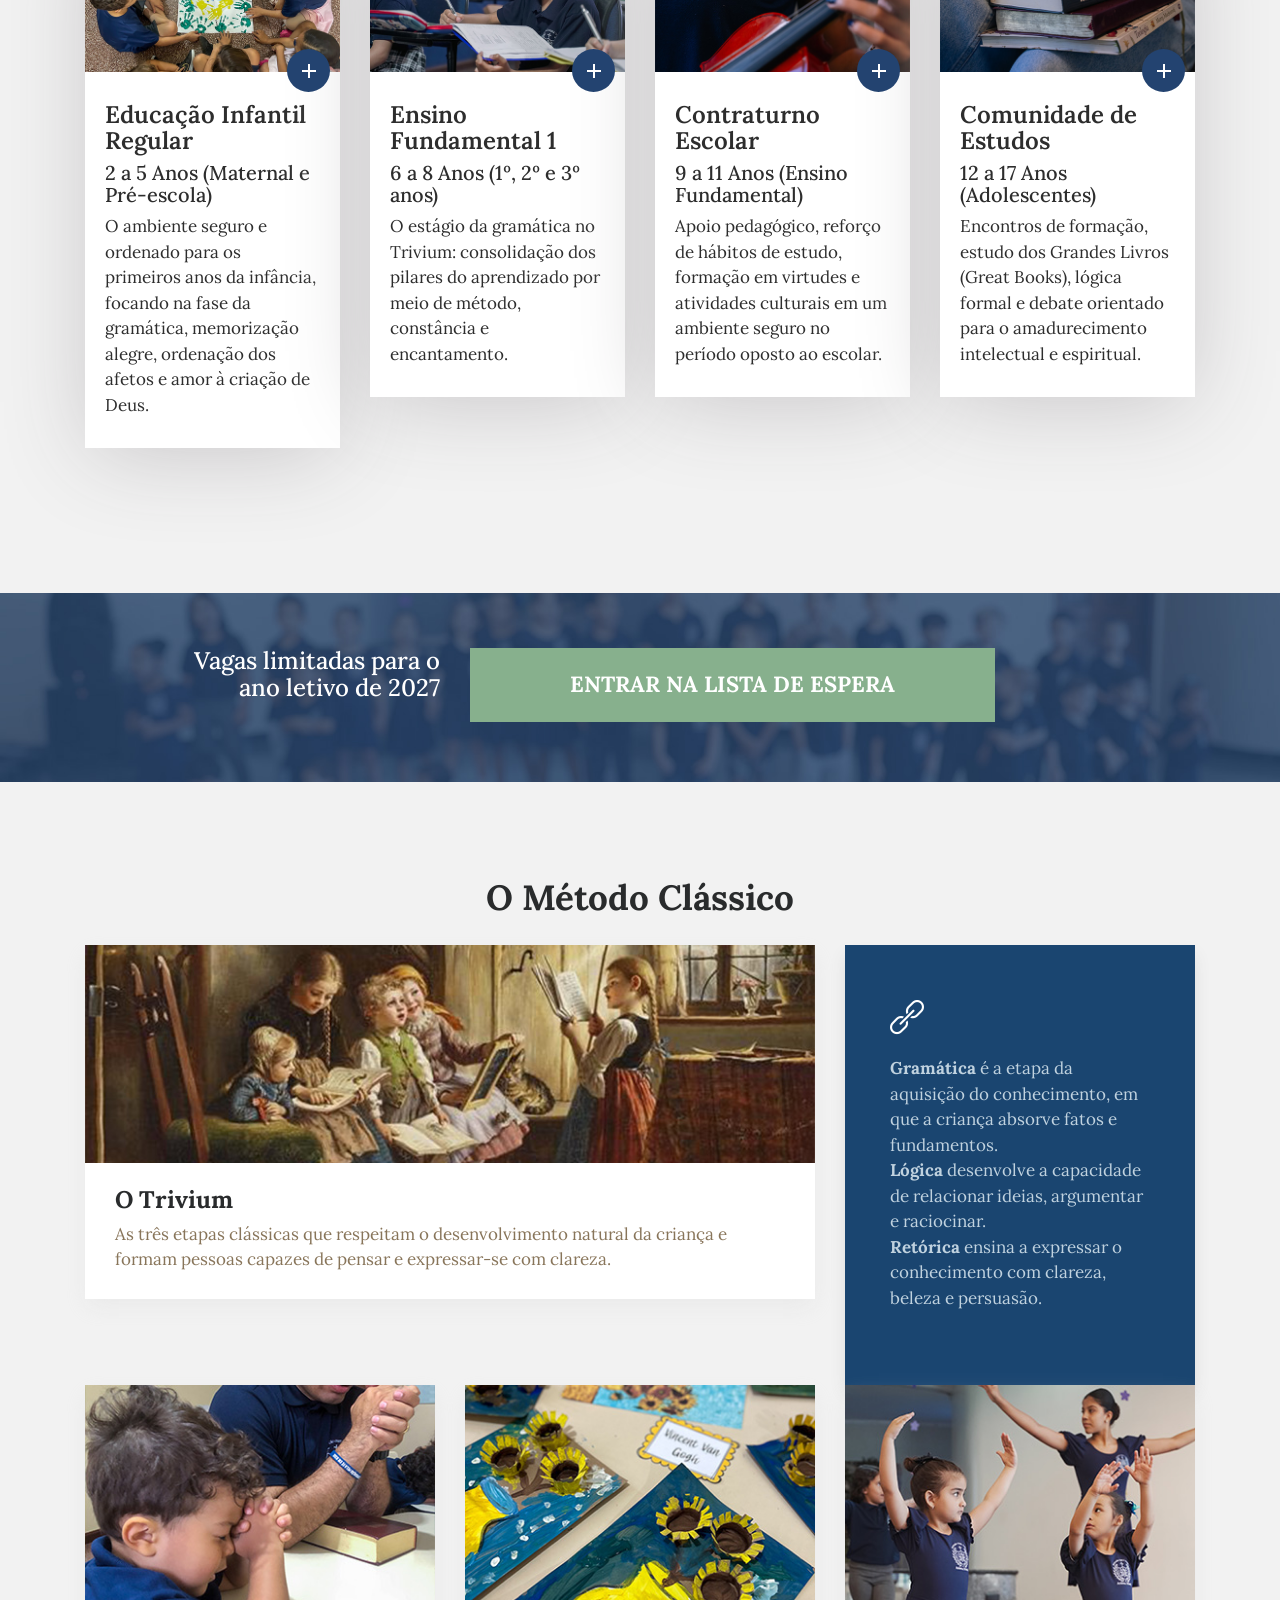
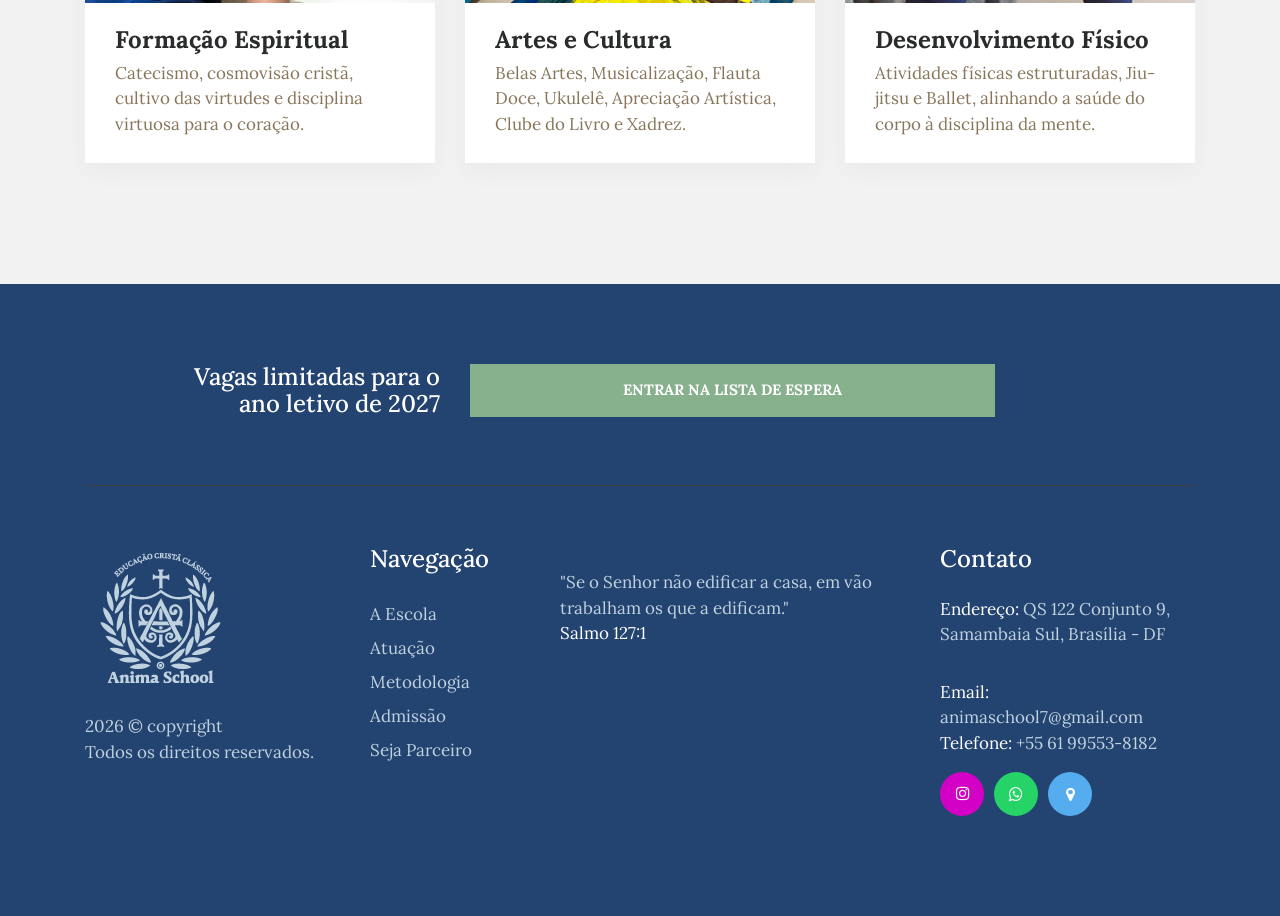
<file: campanha-2027.html>
<!DOCTYPE html>
<html lang="pt-BR">

<head>
	<!-- Google tag (gtag.js) -->
	<script async src="https://www.googletagmanager.com/gtag/js?id=AW-18554988811"></script>
	<script>
  window.dataLayer = window.dataLayer || [];
  function gtag(){dataLayer.push(arguments);}
  gtag('js', new Date());

  gtag('config', 'AW-18554988811');
	</script>
    <!-- Required meta tags -->
	<meta charset="utf-8">
    <meta name="viewport" content="width=device-width, initial-scale=1, shrink-to-fit=no">
    <title>Anima School - Escola Cristã Clássica em Brasília</title>
	<link rel="icon" type="image/x-icon" href="images/favicon.ico">
    <!-- Bootstrap CSS -->
    <link rel="stylesheet" href="css/bootstrap.min.css">
    <!-- Google Fonts -->
    <link href="https://fonts.googleapis.com/css?family=Lora:400,700" rel="stylesheet">
    <!-- Font Awesome -->
    <link rel="stylesheet" href="css/font-awesome.min.css">
    <!-- Simple Line Font -->
    <link rel="stylesheet" href="css/simple-line-icons.css">
    <!-- Slider / Carousel -->
    <link rel="stylesheet" href="css/slick.css">
    <link rel="stylesheet" href="css/slick-theme.css">
    <link rel="stylesheet" href="css/owl.carousel.min.css">
    <!-- Main CSS -->
    <link href="css/style.css" rel="stylesheet">
</head>

<body>
<!--============================= HEADER =============================-->
	<header>
		<div class="container nav-menu">
			<div class="row">
				<div class="col-md-12">
					<a href="index.html"><img src="images/responsive-logo.png" class="responsive-logo img-fluid" alt="responsive-logo"></a>
				</div>
			</div>
				<div class="row">
					<div class="col-md-12">
						<nav class="navbar navbar-toggleable-md navbar-light bg-faded">
						<button class="navbar-toggler navbar-toggler-right" type="button" data-toggle="collapse" data-target="#navbarNavDropdown">
							<span class="icon-menu"></span>
						</button>
						<div class="collapse navbar-collapse" id="navbarNavDropdown">
							<ul class="navbar-nav">
								<li class="nav-logo">
									<a href="#" class="navbar-brand"><img src="images/logo.png" class="img-fluid" alt="logo"><span class="sr-only">(current)</span></a>
								</li>
							</ul>
						</div>
						</nav>
					</div>
				</div>
			</div>
			<div class="slider_img">
				<div id="carousel" class="carousel slide" data-ride="carousel">
					<ol class="carousel-indicators">
						<li data-target="#carousel" data-slide-to="0" class="active"></li>
					</ol>
					<div class="carousel-inner" role="listbox">
						<div class="carousel-item active">
							<img class="d-block" src="images/slider04_anima-familia.jpg" alt="First slide">
							<div class="carousel-caption d-md-block">
								<div class="slider_title">
									<h1>Uma parceria com a família<br>para educar para a eternidade</h1>
									<h4>Lista de espera aberta para a Educação Infantil e Anos Iniciais</h4>
									<div class="slider-btn">
										<a href="https://forms.gle/CnbM5YSB7ac3dXcYA" class="btn btn-default">Quero entrar na lista de espera</a>
									</div>
								</div>
							</div>
						</div>
					</div>
				</div>
			</div>
	</header>
	<!--//END HEADER -->
	<!--============================= VIDEO INSTITUCIONAL =============================-->
	<section class="clearfix about">
		<div class="container">
			<div class="row">
				<div class="video-container">
					<iframe src="https://www.youtube.com/embed/zlO9vOkjon8?si=LZ--_Ddbo4F44ouI&amp;controls=0"
							title="YouTube video player" 
							frameborder="0" 
							allow="accelerometer; autoplay; clipboard-write; encrypted-media; gyroscope; picture-in-picture; web-share" referrerpolicy="strict-origin-when-cross-origin" allowfullscreen>
					</iframe>
				</div>
			</div>
		</div>
	</section>
	<!--//FIM SOBRE -->
	<!--============================= ATUACAO =============================-->
	<section id="atuacao" class="our_courses">
		<div class="container">
			<div class="row">
				<div class="col-md-12">
					<h2>Nossa Estrutura Educacional</h2>
				</div>
			</div>
			<div class="row">
				<div class="col-xs-12 col-sm-6 col-md-6 col-lg-3">
                    <div class="courses_box mb-5">
                        <div class="course-img-wrap">
                            <img src="images/courses_1.jpg" class="img-fluid" alt="courses-img">
                            <div class="courses_box-img">
                                <div class="courses-link-wrap">
									<a href="metodologia.html" class="course-link"><span>Detalhes </span></a>
									<a href="admissao.html" class="course-link"><span>Admissão </span></a>
                                </div>
                            </div>
                        </div>
                        <div class="courses_icon">
                            <img src="images/plus-icon.png" class="img-fluid close-icon" alt="plus-icon">
                        </div>
						<a href="metodologia.html" class="course-box-content">
							<h3>Educação Infantil Regular</h3>
							<h4>2 a 5 Anos (Maternal e Pré-escola)</h4>
							<p>O ambiente seguro e ordenado para os primeiros anos da infância, focando na fase da gramática, memorização alegre, ordenação dos afetos e amor à criação de Deus.</p>
                        </a>
                    </div>
                </div>
                <div class="col-xs-12 col-sm-6 col-md-6 col-lg-3">
                    <div class="courses_box mb-5">
                        <div class="course-img-wrap">
                            <img src="images/courses_3.jpg" class="img-fluid" alt="courses-img">
                            <div class="courses_box-img">
                                <div class="courses-link-wrap">
									<a href="metodologia.html" class="course-link"><span>Detalhes </span></a>
									<a href="admissao.html" class="course-link"><span>Admissão </span></a>
                                </div>
                            </div>
                        </div>
                        <div class="courses_icon">
                            <img src="images/plus-icon.png" class="img-fluid close-icon" alt="plus-icon">
                        </div>
						<a href="metodologia.html" class="course-box-content">
							<h3>Ensino Fundamental 1</h3>
							<h4>6 a 8 Anos (1º, 2º e 3º anos)</h4>
							<p>O estágio da gramática no Trivium: consolidação dos pilares do aprendizado por meio de método, constância e encantamento.</p>
                        </a>
                    </div>
                </div>
				<div class="col-xs-12 col-sm-6 col-md-6 col-lg-3">
					<div class="courses_box mb-5">
						<div class="course-img-wrap">
							<img src="images/courses_2.jpg" class="img-fluid" alt="courses-img">
							<div class="courses_box-img">
								<div class="courses-link-wrap">
									<a href="metodologia.html" class="course-link"><span>Detalhes </span></a>
									<a href="admissao.html" class="course-link"><span>Admissão </span></a>
								</div>
							</div>
						</div>
						<div class="courses_icon">
							<img src="images/plus-icon.png" class="img-fluid close-icon" alt="plus-icon">
						</div>
						<a href="metodologia.html" class="course-box-content">
							<h3>Contraturno Escolar</h3>
							<h4>9 a 11 Anos (Ensino Fundamental)</h4>
							<p>Apoio pedagógico, reforço de hábitos de estudo, formação em virtudes e atividades culturais em um ambiente seguro no período oposto ao escolar.</p>
						</a>
					</div>
				</div>
				<div class="col-xs-12 col-sm-6 col-md-6 col-lg-3">
					<div class="courses_box mb-5">
						<div class="course-img-wrap">
							<img src="images/courses_4.jpg" class="img-fluid" alt="courses-img">
							<div class="courses_box-img">
								<div class="courses-link-wrap">
									<a href="metodologia.html" class="course-link"><span>Detalhes </span></a>
									<a href="admissao.html" class="course-link"><span>Admissão </span></a>
								</div>
							</div>
						</div>
						<div class="courses_icon">
							<img src="images/plus-icon.png" class="img-fluid close-icon" alt="plus-icon">
						</div>
						<a href="metodologia.html" class="course-box-content">
							<h3>Comunidade de Estudos</h3>
							<h4>12 a 17 Anos (Adolescentes)</h4>
							<p>Encontros de formação, estudo dos Grandes Livros (Great Books), lógica formal e debate orientado para o amadurecimento intelectual e espiritual.</p>
						</a>
					</div>
				</div>
			</div>
		</div>
	</section>
	<!--//FIM DA ATUACAO -->
	<!--============================= CALL TO ACTION =============================-->
	<div class="detailed_chart" style="padding: 35px 0 0 0;">
		<div class="container">
			<div class="row">
				<div class="col-md-12">
					<div class="subscribe" style="border-bottom: none;">
						<div class="row" style="text-align: center; margin: 20px auto 60px;">
							<div class="col-md-4">
								<h3 style="text-align: right;">Vagas limitadas para o<br>ano letivo de 2027</h3>
							</div>
							<div class="col-md-6">
								<a href="https://forms.gle/CnbM5YSB7ac3dXcYA" class="btn btn-warning btn-3" style="padding: 23px 34px; font-size: 22px;">ENTRAR NA LISTA DE ESPERA</a>
							</div>
						</div>
					</div>
				</div>
			</div>
		</div>
	</div>
	<!--//FIM CALL TO ACTION -->
	<!--============================= METODOLOGIA =============================-->
	<section class="blog">
		<div class="container">
			<div class="row">
				<div class="col-md-12">
					<h2>O Método Clássico</h2>
				</div>
			</div>
			<div class="row">
				<div class="col-md-8">
                    <div class="blog-img_box">
                        <img src="images/blog-img_1.jpg" class="img-fluid blog_display" alt="blog-img">
                        <div class="blogtitle">
                            <h3>O Trivium</h3>
                            <p>As três etapas clássicas que respeitam o desenvolvimento natural da criança e formam pessoas capazes de pensar e expressar-se com clareza.</p>
                        </div>
                    </div>
				</div>
				<div class="col-md-4">
                    <div class="blog_hide">
                        <i class="icon-link" aria-hidden="true"></i>
                        <p class="m-0"><b>Gramática</b> é a etapa da aquisição do conhecimento, em que a criança absorve fatos e fundamentos.
                        <br><b>Lógica</b> desenvolve a capacidade de relacionar ideias, argumentar e raciocinar.
                        <br><b>Retórica</b> ensina a expressar o conhecimento com clareza, beleza e persuasão.</p><br><br>
                    </div>
				</div>    
			</div>
			<div class="row">
				<div class="col-md-4">
                    <div class="blog-img_box">
                        <img src="images/blog-img_3.jpg" class="img-fluid blog_display" alt="blog-img">
                        <div class="blogtitle">
                            <h3>Formação Espiritual</h3>
                            <p>Catecismo, cosmovisão cristã, cultivo das virtudes e disciplina virtuosa para o coração.</p>
                        </div>
                    </div>
				</div>
				<div class="col-md-4">
                    <div class="blog-img_box">
                        <img src="images/blog-img_2.jpg" class="img-fluid blog_display" alt="blog-img">
                        <div class="blogtitle">
                            <h3>Artes e Cultura</h3>
                            <p>Belas Artes, Musicalização, Flauta Doce, Ukulelê, Apreciação Artística, Clube do Livro e Xadrez.</p>
                        </div>
                    </div>
				</div>
				<div class="col-md-4">
                    <div class="blog-img_box">
                            <img src="images/blog-img_4.jpg" class="img-fluid blog_display" alt="blog-img">
                        <div class="blogtitle">
                            <h3>Desenvolvimento Físico</h3>
                            <p>Atividades físicas estruturadas, Jiu-jitsu e Ballet, alinhando a saúde do corpo à disciplina da mente.</p>
                        </div>
                    </div>
				</div>
			</div>
		</div>
	</section>
	<!--//FIM METODOLOGIA -->
	<!--============================= FOOTER =============================-->
	<footer>
		<div class="container">
			<div class="row">
				<div class="col-md-12">
					<div class="subscribe">
						<div class="row" style="text-align: center; margin: 20px auto 60px;">
							<div class="col-md-4">
								<h3 style="text-align: right;">Vagas limitadas para o<br>ano letivo de 2027</h3>
							</div>
							<div class="col-md-6">
								<a href="https://forms.gle/CnbM5YSB7ac3dXcYA" class="btn btn-warning btn-3">ENTRAR NA LISTA DE ESPERA</a>
							</div>
						</div>
					</div>
				</div>
			</div>
			<div class="row">
				<div class="col-md-3">
					<div class="foot-logo">
						<a href="index.html">
							<img src="images/footer-logo.png" class="img-fluid" alt="footer_logo">
						</a>
						<p>2026 © copyright
						<br>Todos os direitos reservados.</p>
					</div>
				</div>
				<div class="col-md-2">
					<div class="sitemap">
						<h3>Navegação</h3>
							<ul>
								<li><a href="escola.html">A Escola</a></li>
								<li><a href="#atuacao">Atuação</a></li>
								<li><a href="metodologia.html">Metodologia</a></li>
								<li><a href="admissao.html">Admissão</a></li>
								<li><a href="parceiro.html">Seja Parceiro</a></li>
							</ul>
					</div>
				</div>
				<div class="col-md-4">
					<div class="tweet_box">
						<h3></h3>
						<div class="address">
						<p>"Se o Senhor não edificar a casa, em vão trabalham os que a edificam."<br><span>Salmo 127:1</span></p>
						</div>
					</div>
				</div>
				<div class="col-md-3">
					<div class="address">
						<h3>Contato</h3>
						<p><span>Endereço: </span> QS 122 Conjunto 9,<br>Samambaia Sul, Brasília - DF</p>
						<p><span>Email:</span> animaschool7@gmail.com
						<br><span>Telefone:</span> +55 61 99553-8182</p>
						<ul class="footer-social-icons">
							<li><a href="https://www.instagram.com/animaschool.ecc/"><i class="fa fa-instagram fa-in" aria-hidden="true"></i></a></li>
							<li><a href="https://wa.me/5561995538182"><i class="fa fa-whatsapp fa-wt" aria-hidden="true"></i></a></li>
							<li><a href="https://share.google/aSN2LRh8lrMYXtiBX"><i class="fa fa-map-marker fa-mp" aria-hidden="true"></i></a></li>
						</ul>
					</div>
				</div>
			</div>
		</div>
	</footer>
	<!--//END FOOTER -->
	<!-- jQuery, Bootstrap JS. -->
	<script src="js/jquery.min.js"></script>
	<script src="js/tether.min.js"></script>
	<script src="js/bootstrap.min.js"></script>
	<!-- Plugins -->
	<script src="js/slick.min.js"></script>
	<script src="js/waypoints.min.js"></script>
	<script src="js/counterup.min.js"></script>
	<script src="js/instafeed.min.js"></script>
	<script src="js/owl.carousel.min.js"></script>
	<script src="js/validate.js"></script>
	<script src="js/tweetie.min.js"></script>
	<!-- Subscribe -->
	<script src="js/subscribe.js"></script>
	<!-- Script JS -->
	<script src="js/script.js"></script>
</body>

</html>
</file>
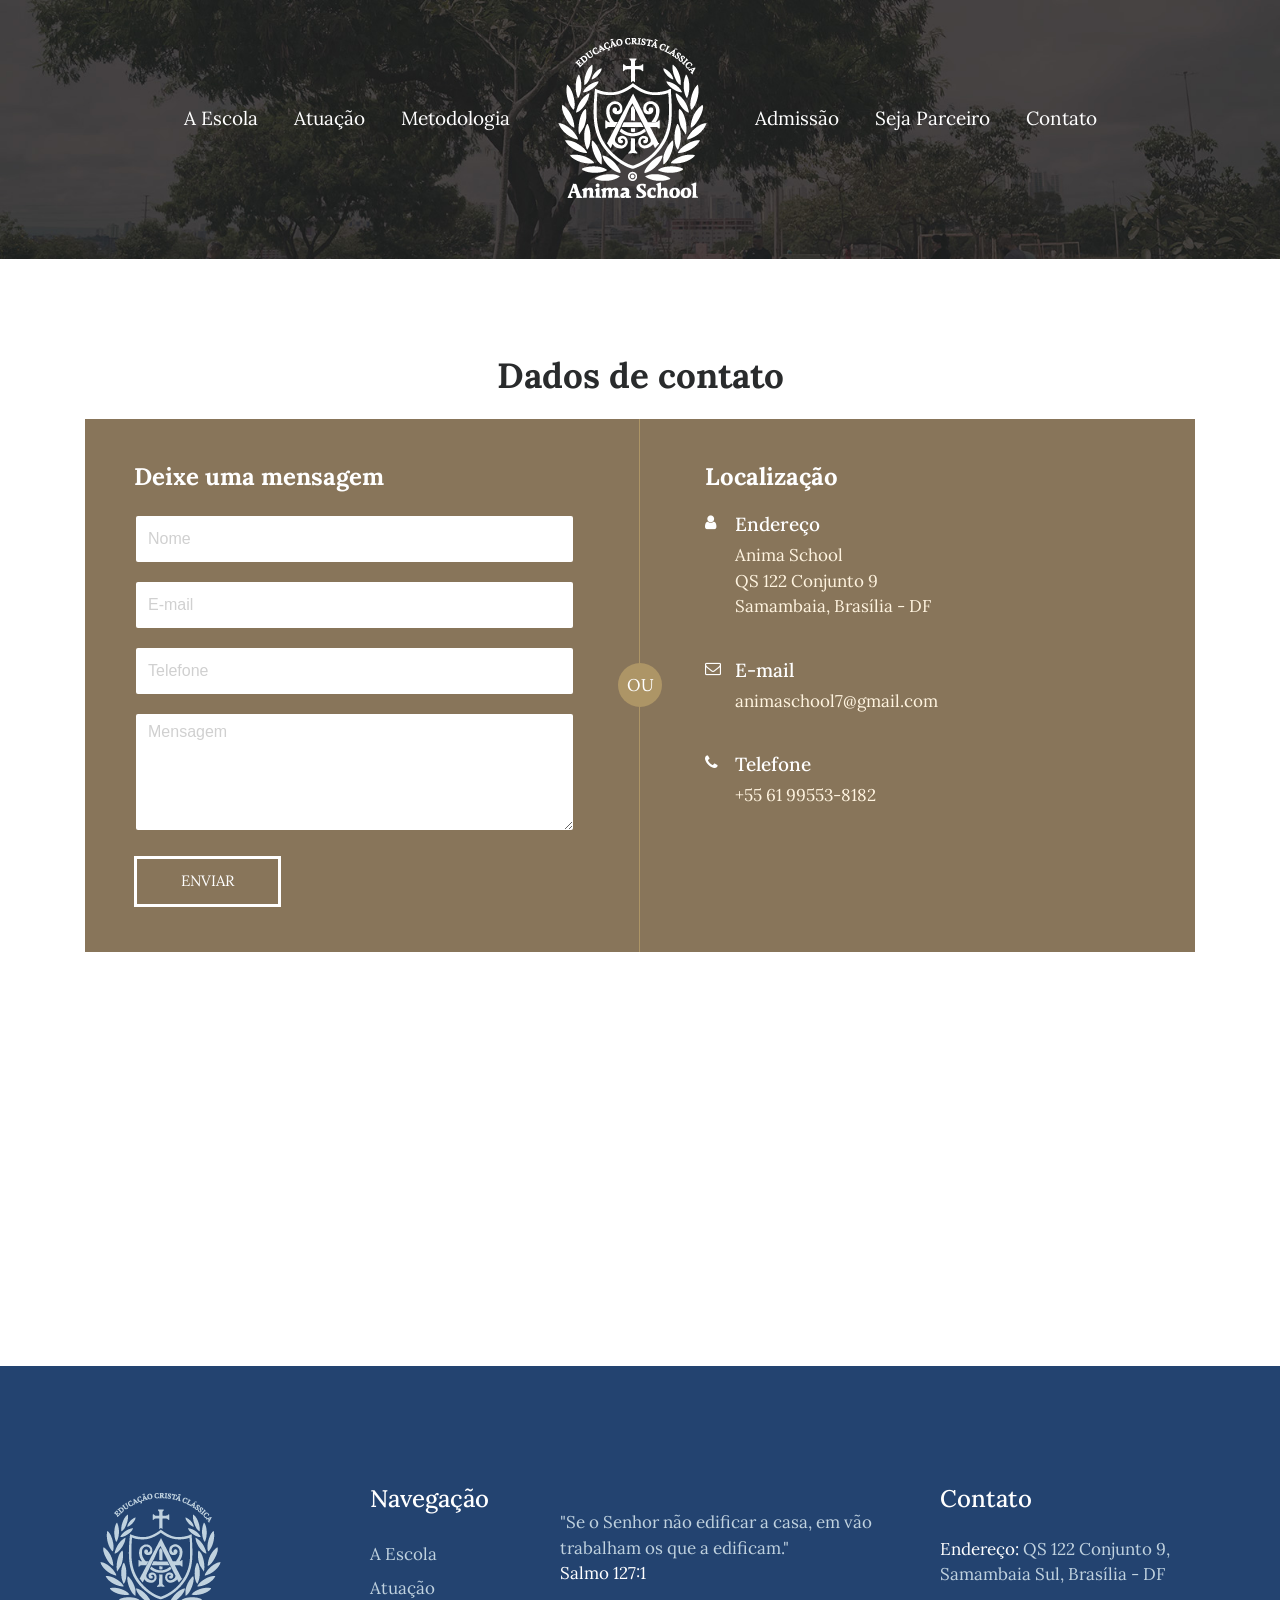
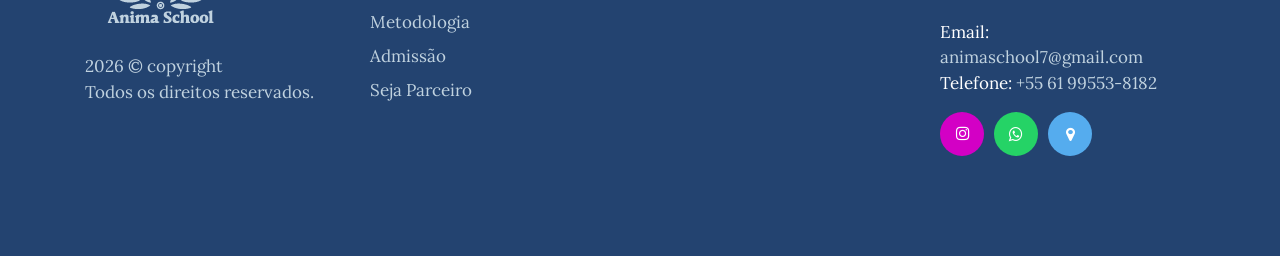
<file: contato.html>
<!DOCTYPE html>
<html lang="pt-BR">

<head>
    <!-- Required meta tags -->
    <meta charset="utf-8">
    <meta name="viewport" content="width=device-width, initial-scale=1, shrink-to-fit=no">
    <title>Anima School - Fale conosco</title>
	<link rel="icon" type="image/x-icon" href="images/favicon.ico">
    <!-- Bootstrap CSS -->
    <link rel="stylesheet" href="css/bootstrap.min.css">
    <!-- Google Fonts -->
    <link href="https://fonts.googleapis.com/css?family=Lora:400,700" rel="stylesheet">
    <!-- Font Awesome -->
    <link rel="stylesheet" href="css/font-awesome.min.css">
    <!-- Simple Line Font -->
    <link rel="stylesheet" href="css/simple-line-icons.css">
    <!-- Owl Carousel -->
    <link rel="stylesheet" href="css/owl.carousel.min.css">
    <!-- Main CSS -->
    <link href="css/style.css" rel="stylesheet">
</head>

<body>
    <!-- ========================= MENU =========================-->
	<div class="about_bg">
		<div class="container">
			<div class="row">
				<div class="col-md-12">
					<a href="index.html"><img src="images/responsive-logo.png" class="responsive-logo img-fluid" alt="responsive-logo"></a>
				</div>
			</div>
			<div class="row">
				<div class="col-md-12">
					<nav class="navbar navbar-toggleable-md navbar-light bg-faded">
						<button class="navbar-toggler navbar-toggler-right" type="button" data-toggle="collapse" data-target="#navbarNavDropdown">
							<span class="icon-menu"></span>
						</button>
						<div class="collapse navbar-collapse" id="navbarNavDropdown">
							<ul class="navbar-nav">
								<li class="nav-item">
									<a class="nav-link" href="escola.html">A Escola</a>
								</li>
								<li class="nav-item">
									<a class="nav-link" href="index.html#atuacao">Atuação</a>
								</li>
								<li class="nav-item">
									<a class="nav-link" href="metodologia.html">Metodologia</a>
								</li>
								<li class="nav-logo">
									<a href="index.html" class="navbar-brand"><img src="images/logo.png" class="img-fluid" alt="logo"></a>
								</li>
								<li class="nav-item">
									<a class="nav-link" href="admissao.html">Admissão</a>
								</li>
								<li class="nav-item">
									<a class="nav-link" href="parceiro.html">Seja Parceiro<span class="sr-only">(current)</span></a>
								</li>
								<li class="nav-item">
									<a class="nav-link" href="contato.html">Contato</a>
								</li>
							</ul>
						</div>
					</nav>
				</div>
			</div>
			<div class="row">
				<div class="col-md-12">
					<br>
				</div>
			</div>
		</div>
	</div>
	<!--//FIM DO MENU -->
<section class="contact">
    <div class="container">
        <div class="row">
            <div class="col-md-12">
                <div class="contact-title">
                    <h2>Dados de contato</h2>
                </div>
            </div>
        </div>
        <div class="row">
            <div class="col-md-12">
                <div class="contact-form">
                    <div class="row">
                        <div class="col-xs-12 col-sm-12 col-md-6 contact-option">
                            <div class="contact-option_rsp">
                                <h3>Deixe uma mensagem</h3>
                                <form action="php/contact.php" method="post" id="phpcontactform">
                                    <div class="form-group">
                                        <input type="text" class="form-control" placeholder="Nome" name="name" required>
                                    </div>
                                    <!-- // end .form-group -->
                                    <div class="form-group">
                                        <input type="email" class="form-control" placeholder="E-mail" name="email" required>
                                    </div>
                                    <!-- // end .form-group -->
                                    <div class="form-group">
                                        <input type="text" class="form-control" placeholder="Telefone" name="phone" required>
                                    </div>
                                    <!-- // end .form-group -->
                                    <div class="form-group">
                                        <textarea placeholder="Mensagem" class="form-control" name="message" required rows="5"></textarea>
                                    </div>
                                    <!-- // end .form-group -->
                                    <button type="submit" class="btn btn-default btn-submit" id="js-contact-btn">ENVIAR</button>
                                    <div id="js-contact-result" data-success-msg="Success, Your message has been sent" data-error-msg="Oops! Something went wrong"></div>
                                    <!-- // end #js-contact-result -->
                                </form>
                            </div>
                        </div>
                        <div class="col-xs-12 col-sm-12 col-md-6">
                            <div class="contact-address">
                                <h3>Localização</h3>
                                <div class="contact-details">
                                    <i class="fa fa-user" aria-hidden="true"></i>
                                    <h6>Endereço</h6>
                                    <p> Anima School
                                        <br> QS 122 Conjunto 9 
                                        <br> Samambaia, Brasília - DF</p>
                                    </div>
                                    <br>
                                    <div class="contact-details">
                                        <i class="fa fa-envelope-o" aria-hidden="true"></i>
                                        <h6>E-mail</h6>
                                        <p>animaschool7@gmail.com</p>
                                    </div>
                                    <br>
                                    <div class="contact-details">
                                        <i class="fa fa-phone" aria-hidden="true"></i>
                                        <h6>Telefone</h6>
                                        <p>+55 61 99553-8182</p>
                                    </div>
                                </div>
                            </div>
                        </div>
                    </div>
                </div>
            </div>
            <div class="row">
                <div class="col-md-12">
                    <p class="contact-center">OU</p>
                </div>
            </div>
        </div>
        <!-- Google map will appear here! Edit the Latitude, Longitude and Zoom Level below using data-attr-*  -->
        <div id="map" data-lat="" data-lon="" data-zoom="12"><iframe src="https://www.google.com/maps/embed?pb=!1m18!1m12!1m3!1d3227.1473021271654!2d-48.06136774560518!3d-15.869913651546618!2m3!1f0!2f0!3f0!3m2!1i1024!2i768!4f13.1!3m3!1m2!1s0x935a2d31e8d83883%3A0xd7dbced656d644af!2zw4JuaW1hIFNjaG9vbCAtIEVkdWNhw6fDo28gQ3Jpc3TDoyBDbMOhc3NpY2E!5e0!3m2!1spt-BR!2sbr!4v1786768231863!5m2!1spt-BR!2sbr" width="100%" height="620" style="border:0;" allowfullscreen="" loading="lazy" referrerpolicy="strict-origin-when-cross-origin"></iframe></div>
    </section>
    <!--//END  ABOUT IMAGE -->
    <!--============================= FOOTER =============================-->
	<footer>
		<div class="container">
			<div class="row">
				<div class="col-md-3">
					<div class="foot-logo">
						<a href="index.html">
							<img src="images/footer-logo.png" class="img-fluid" alt="footer_logo">
						</a>
						<p>2026 © copyright
						<br>Todos os direitos reservados.</p>
					</div>
				</div>
				<div class="col-md-2">
					<div class="sitemap">
						<h3>Navegação</h3>
							<ul>
								<li><a href="escola.html">A Escola</a></li>
								<li><a href="#atuacao">Atuação</a></li>
								<li><a href="metodologia.html">Metodologia</a></li>
								<li><a href="admissao.html">Admissão</a></li>
								<li><a href="parceiro.html">Seja Parceiro</a></li>
							</ul>
					</div>
				</div>
				<div class="col-md-4">
					<div class="tweet_box">
						<h3></h3>
						<div class="address">
						<p>"Se o Senhor não edificar a casa, em vão trabalham os que a edificam."<br><span>Salmo 127:1</span></p>
						</div>
					</div>
				</div>
				<div class="col-md-3">
					<div class="address">
						<h3>Contato</h3>
						<p><span>Endereço: </span> QS 122 Conjunto 9,<br>Samambaia Sul, Brasília - DF</p>
						<p><span>Email:</span> animaschool7@gmail.com
						<br><span>Telefone:</span> +55 61 99553-8182</p>
						<ul class="footer-social-icons">
							<li><a href="https://www.instagram.com/animaschool.ecc/"><i class="fa fa-instagram fa-in" aria-hidden="true"></i></a></li>
							<li><a href="https://wa.me/5561995538182"><i class="fa fa-whatsapp fa-wt" aria-hidden="true"></i></a></li>
							<li><a href="https://share.google/aSN2LRh8lrMYXtiBX"><i class="fa fa-map-marker fa-mp" aria-hidden="true"></i></a></li>
						</ul>
					</div>
				</div>
			</div>
		</div>
	</footer>
    <!--//END FOOTER -->
    <!-- jQuery, Bootstrap JS. -->
    <script src="js/jquery.min.js"></script>
    <script src="js/tether.min.js"></script>
    <script src="js/bootstrap.min.js"></script>
    <!-- Plugins -->
    <script src="js/instafeed.min.js"></script>
    <script src="js/owl.carousel.min.js"></script>
    <script src="js/validate.js"></script>
    <script src="js/tweetie.min.js"></script>
    <!-- Subscribe / Contact-->
    <script src="js/subscribe.js"></script>
    <script src="js/contact.js"></script>
    <!-- Script JS -->
    <script src="js/script.js"></script>
</body>

</html>
</file>
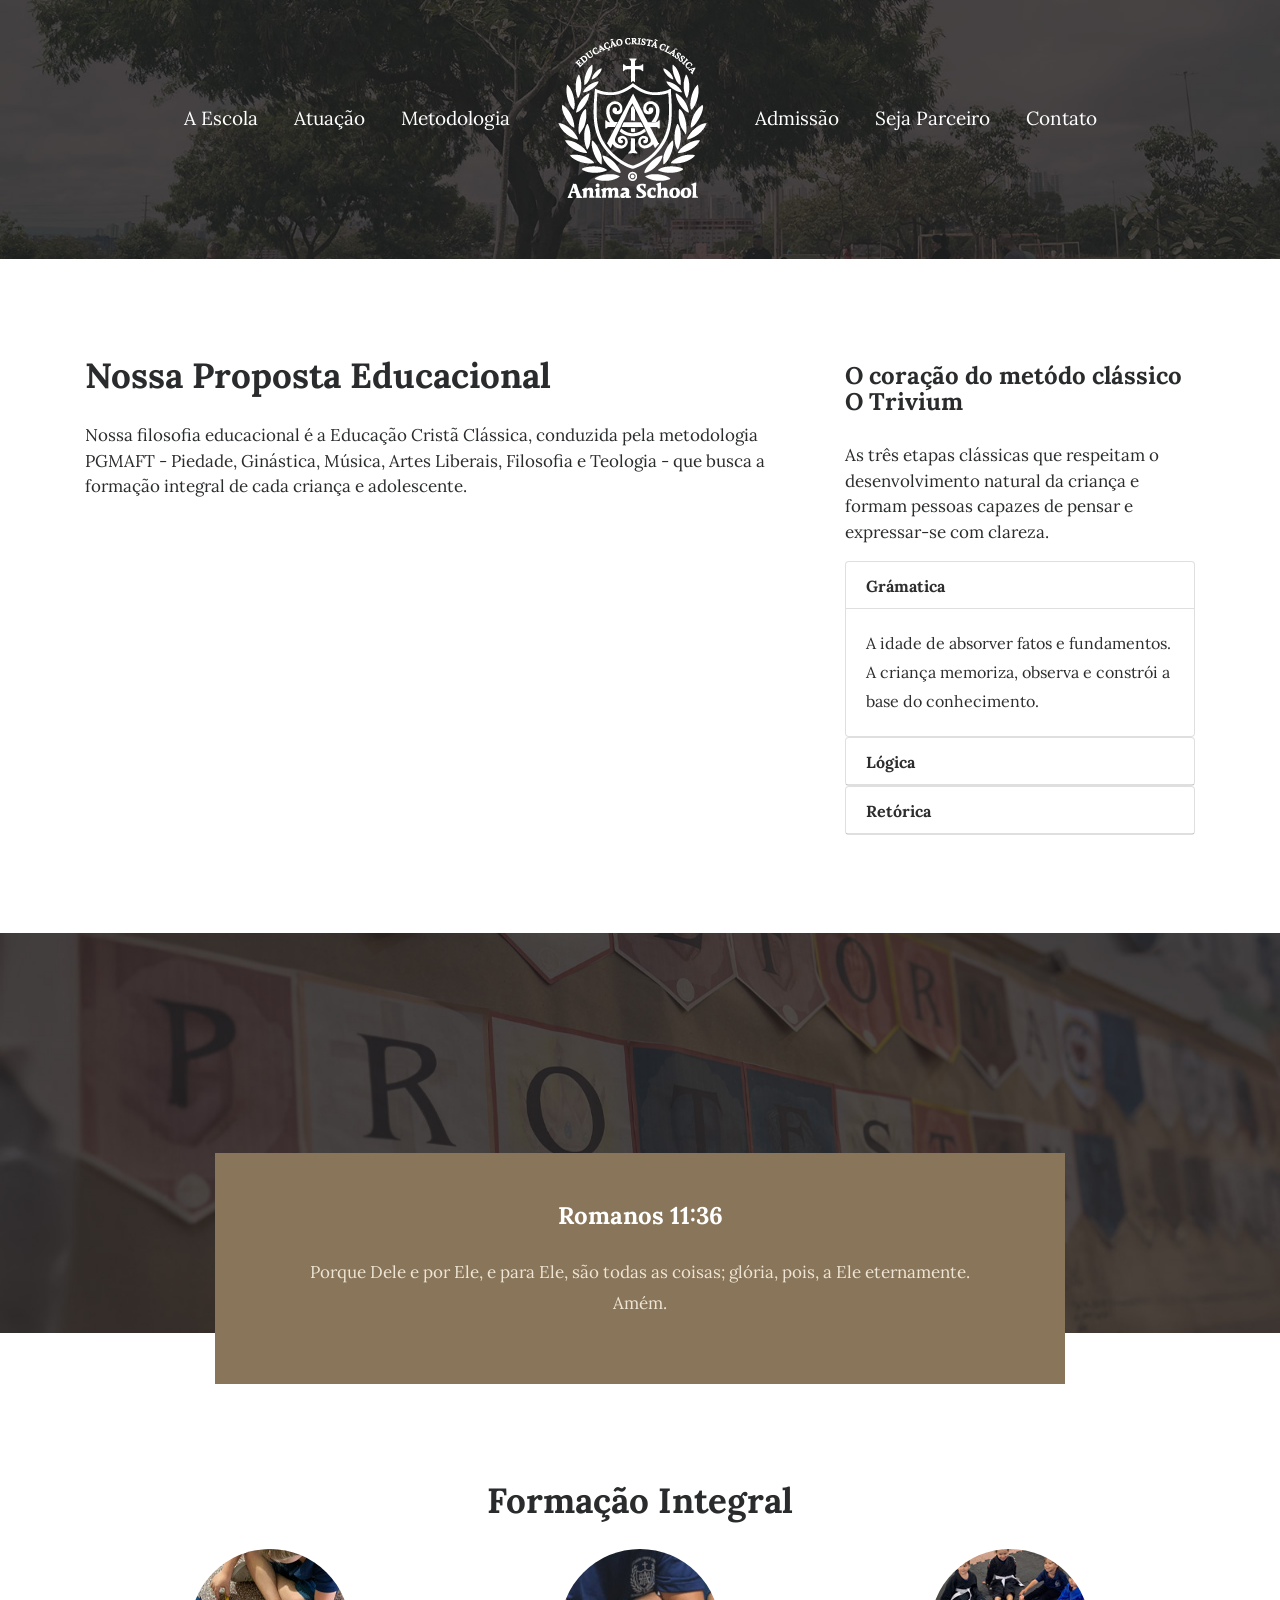
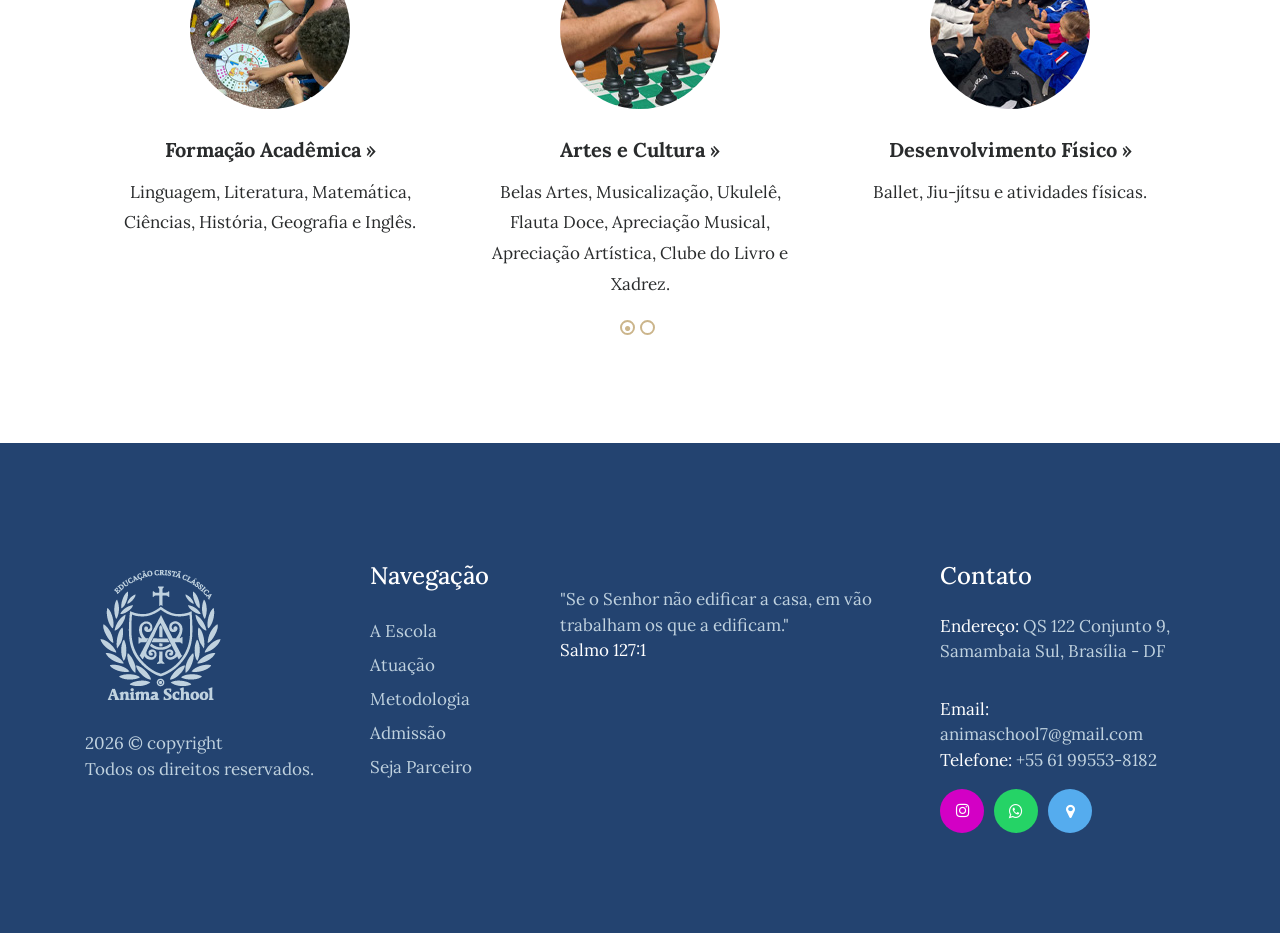
<file: metodologia.html>
<!DOCTYPE html>
<html lang="pt-BR">

<head>
    <!-- Required meta tags -->
    <meta charset="utf-8">
    <meta name="viewport" content="width=device-width, initial-scale=1, shrink-to-fit=no">
    <title>Anima School - Metodologia</title>
	<link rel="icon" type="image/x-icon" href="images/favicon.ico">
    <!-- Bootstrap CSS -->
    <link rel="stylesheet" href="css/bootstrap.min.css">
    <!-- Google Fonts -->
    <link href="https://fonts.googleapis.com/css?family=Lora:400,700" rel="stylesheet">
    <!-- Font Awesome -->
    <link rel="stylesheet" href="css/font-awesome.min.css">
    <!-- Simple Line Font -->
    <link rel="stylesheet" href="css/simple-line-icons.css">
    <!-- Slider / Carousel -->
    <link rel="stylesheet" href="css/slick.css">
    <link rel="stylesheet" href="css/slick-theme.css">
    <link rel="stylesheet" href="css/owl.carousel.min.css">
    <!-- Main CSS -->
    <link href="css/style.css" rel="stylesheet">
</head>

<body>
    <!-- ========================= MENU =========================-->
	<div class="about_bg">
		<div class="container">
			<div class="row">
				<div class="col-md-12">
					<a href="index.html"><img src="images/responsive-logo.png" class="responsive-logo img-fluid" alt="responsive-logo"></a>
				</div>
			</div>
			<div class="row">
				<div class="col-md-12">
					<nav class="navbar navbar-toggleable-md navbar-light bg-faded">
						<button class="navbar-toggler navbar-toggler-right" type="button" data-toggle="collapse" data-target="#navbarNavDropdown">
							<span class="icon-menu"></span>
						</button>
						<div class="collapse navbar-collapse" id="navbarNavDropdown">
							<ul class="navbar-nav">
								<li class="nav-item">
									<a class="nav-link" href="escola.html">A Escola</a>
								</li>
								<li class="nav-item">
									<a class="nav-link" href="index.html#atuacao">Atuação</a>
								</li>
								<li class="nav-item">
									<a class="nav-link" href="metodologia.html">Metodologia<span class="sr-only">(current)</span></a>
								</li>
								<li class="nav-logo">
									<a href="index.html" class="navbar-brand"><img src="images/logo.png" class="img-fluid" alt="logo"></a>
								</li>
								<li class="nav-item">
									<a class="nav-link" href="admissao.html">Admissão</a>
								</li>
								<li class="nav-item">
									<a class="nav-link" href="parceiro.html">Seja Parceiro</a>
								</li>
								<li class="nav-item">
									<a class="nav-link" href="contato.html">Contato</a>
								</li>
							</ul>
						</div>
					</nav>
				</div>
			</div>
			<div class="row">
				<div class="col-md-12">
					<br>
				</div>
			</div>
		</div>
	</div>
	<!--//FIM DO MENU -->
    <!--============================= PROPOSTA EDUCACIONAL =============================-->
    <section class="research">
        <div class="container">
            <div class="row">
                <div class="col-md-8">
                    <h2>Nossa Proposta Educacional</h2>
                    <p>Nossa filosofia educacional é a Educação Cristã Clássica, conduzida pela metodologia PGMAFT - Piedade, Ginástica, Música, Artes Liberais, Filosofia e Teologia - que busca a formação integral de cada criança e adolescente.</p><br>
                    <!--<h3>Conheça mais</h3>
                    <div class="embed-responsive embed-responsive-16by9">
                        <iframe class="embed-responsive-item" src="//www.youtube.com/embed/l9jVZB6gQ5U?rel=0" allowfullscreen></iframe>
                    </div>-->
                </div>
                <div class="col-md-4">
                    <h3>O coração do metódo clássico<br><span>O Trivium</span></h3>
                    <p>As três etapas clássicas que respeitam o desenvolvimento natural da criança e formam pessoas capazes de pensar e expressar-se com clareza.</p>
                    <div id="accordion" role="tablist" aria-multiselectable="true">
                        <div class="card">
                            <div class="card-header" role="tab" id="headingOne">
                                <h5 class="mb-0">
                                <a data-toggle="collapse" class="accordian-link" data-parent="#accordion" href="#collapseOne" aria-expanded="true" aria-controls="collapseOne">Grámatica</a>
                                </h5>
                            </div>
                            <div id="collapseOne" class="collapse show" role="tabpanel" aria-labelledby="headingOne">
                                <div class="card-block">A idade de absorver fatos e fundamentos. A criança memoriza, observa e constrói a base do conhecimento.
                                </div>
                            </div>
                        </div>
                        <div class="card">
                            <div class="card-header" role="tab" id="headingTwo">
                                <h5 class="mb-0">
                                    <a class="collapsed accordian-link" data-toggle="collapse" data-parent="#accordion" href="#collapseTwo" aria-expanded="false" aria-controls="collapseTwo">Lógica</a>
                                </h5>
                            </div>
                            <div id="collapseTwo" class="collapse" role="tabpanel" aria-labelledby="headingTwo">
                                <div class="card-block">A idade de relacionar e argumentar. O aluno aprende a pensar com ordem, identificar causas e raciocinar.
                                </div>
                            </div>
                        </div>
                        <div class="card">
                            <div class="card-header" role="tab" id="headingThree">
                                <h5 class="mb-0">
                                <a class="collapsed accordian-link" data-toggle="collapse" data-parent="#accordion" href="#collapseThree" aria-expanded="false" aria-controls="collapseThree">Retórica</a>
                                </h5>
                            </div>
                            <div id="collapseThree" class="collapse" role="tabpanel" aria-labelledby="headingThree">
                                <div class="card-block">A idade de expressar com beleza e persuasão. O jovem comunica a verdade com eloquência e elegância.
                                </div>
                            </div>
                        </div>
                    </div>
                </div>
            </div>
        </div>
    </section>
    <!--//END RESEARCH -->
    <!--============================= RESEARCH FEATURES =============================-->
    <section class="research-features">
        <img src="images/research/research-features_img.jpg" class="img-fluid" alt="research-features_img">
        <div class="research-featurestext_block">
            <h3>Romanos 11:36</h3>
            <p>Porque Dele e por Ele, e para Ele, são todas as coisas; glória, pois, a Ele eternamente. Amém.</p>
        </div>
    </section>
    <!--//END RESEARCH FEATURES -->
    <!--============================= RESEARCH RESOURCES =============================-->
    <section class="resources">
        <div class="container">
            <div class="row">
                <div class="col-md-12">
                    <h2 class="resources-title">Formação Integral</h2>
                </div>
            </div>
            <div class="row resources-slider">
                <div class="col-md-12">
                    <div class="resources-slick">
                        <div class="resources-slider_wrap">
                            <div class="research-testi_block">
                                <img src="images/research/resources-img_01.jpg" class="img-fluid" alt="resurces-img">
                                <h4>Formação Acadêmica »</h4>
                                <p>Linguagem, Literatura, Matemática, Ciências, História, Geografia e Inglês.</p>
                            </div>
                        </div>
                        <div class="resources-slider_wrap">
                            <div class="research-testi_block">
                                <img src="images/research/resources-img_02.jpg" class="img-fluid" alt="resurces-img">
                                <h4>Artes e Cultura »</h4>
                                <p>Belas Artes, Musicalização, Ukulelê, Flauta Doce, Apreciação Musical, Apreciação Artística, Clube do Livro e Xadrez.</p>
                            </div>
                        </div>
                        <div class="resources-slider_wrap">
                            <div class="research-testi_block">
                                <img src="images/research/resources-img_03.jpg" class="img-fluid" alt="resurces-img">
                                <h4>Desenvolvimento Físico »</h4>
                                <p>Ballet, Jiu-jítsu e atividades físicas.</p>
                            </div>
                        </div>
                        <div class="resources-slider_wrap">
                            <div class="research-testi_block">
                                <img src="images/research/resources-img_04.jpg" class="img-fluid" alt="resurces-img">
                                <h4>Formação Espiritual »</h4>
                                <p>Catecismo, Devoções, Cosmovisão Cristã, Formação de Virtudes e disciplina virtuosa.</p>
                            </div>
                        </div>                    
                    </div>
                </div>
            </div>
        </div>
    </section>
    <!--//END RESEARCH RESOURCES -->
	<!--============================= FOOTER =============================-->
	<footer>
		<div class="container">
			<div class="row">
				<div class="col-md-3">
					<div class="foot-logo">
						<a href="index.html">
							<img src="images/footer-logo.png" class="img-fluid" alt="footer_logo">
						</a>
						<p>2026 © copyright
						<br>Todos os direitos reservados.</p>
					</div>
				</div>
				<div class="col-md-2">
					<div class="sitemap">
						<h3>Navegação</h3>
							<ul>
								<li><a href="escola.html">A Escola</a></li>
								<li><a href="#atuacao">Atuação</a></li>
								<li><a href="metodologia.html">Metodologia</a></li>
								<li><a href="admissao.html">Admissão</a></li>
								<li><a href="parceiro.html">Seja Parceiro</a></li>
							</ul>
					</div>
				</div>
				<div class="col-md-4">
					<div class="tweet_box">
						<h3></h3>
						<div class="address">
						<p>"Se o Senhor não edificar a casa, em vão trabalham os que a edificam."<br><span>Salmo 127:1</span></p>
						</div>
					</div>
				</div>
				<div class="col-md-3">
					<div class="address">
						<h3>Contato</h3>
						<p><span>Endereço: </span> QS 122 Conjunto 9,<br>Samambaia Sul, Brasília - DF</p>
						<p><span>Email:</span> animaschool7@gmail.com
						<br><span>Telefone:</span> +55 61 99553-8182</p>
						<ul class="footer-social-icons">
							<li><a href="https://www.instagram.com/animaschool.ecc/"><i class="fa fa-instagram fa-in" aria-hidden="true"></i></a></li>
							<li><a href="https://wa.me/5561995538182"><i class="fa fa-whatsapp fa-wt" aria-hidden="true"></i></a></li>
							<li><a href="https://share.google/aSN2LRh8lrMYXtiBX"><i class="fa fa-map-marker fa-mp" aria-hidden="true"></i></a></li>
						</ul>
					</div>
				</div>
			</div>
		</div>
	</footer>
    <!--//END FOOTER -->
    <!-- jQuery, Bootstrap JS. -->
    <script src="js/jquery.min.js"></script>
    <script src="js/tether.min.js"></script>
    <script src="js/bootstrap.min.js"></script>
    <!-- Plugins -->
    <script src="js/slick.min.js"></script>
    <script src="js/instafeed.min.js"></script>
    <script src="js/owl.carousel.min.js"></script>
    <script src="js/validate.js"></script>
    <script src="js/tweetie.min.js"></script>
    <!-- Subscribe -->
    <script src="js/subscribe.js"></script>
    <!-- Script JS -->
    <script src="js/script.js"></script>
</body>

</html>
</file>
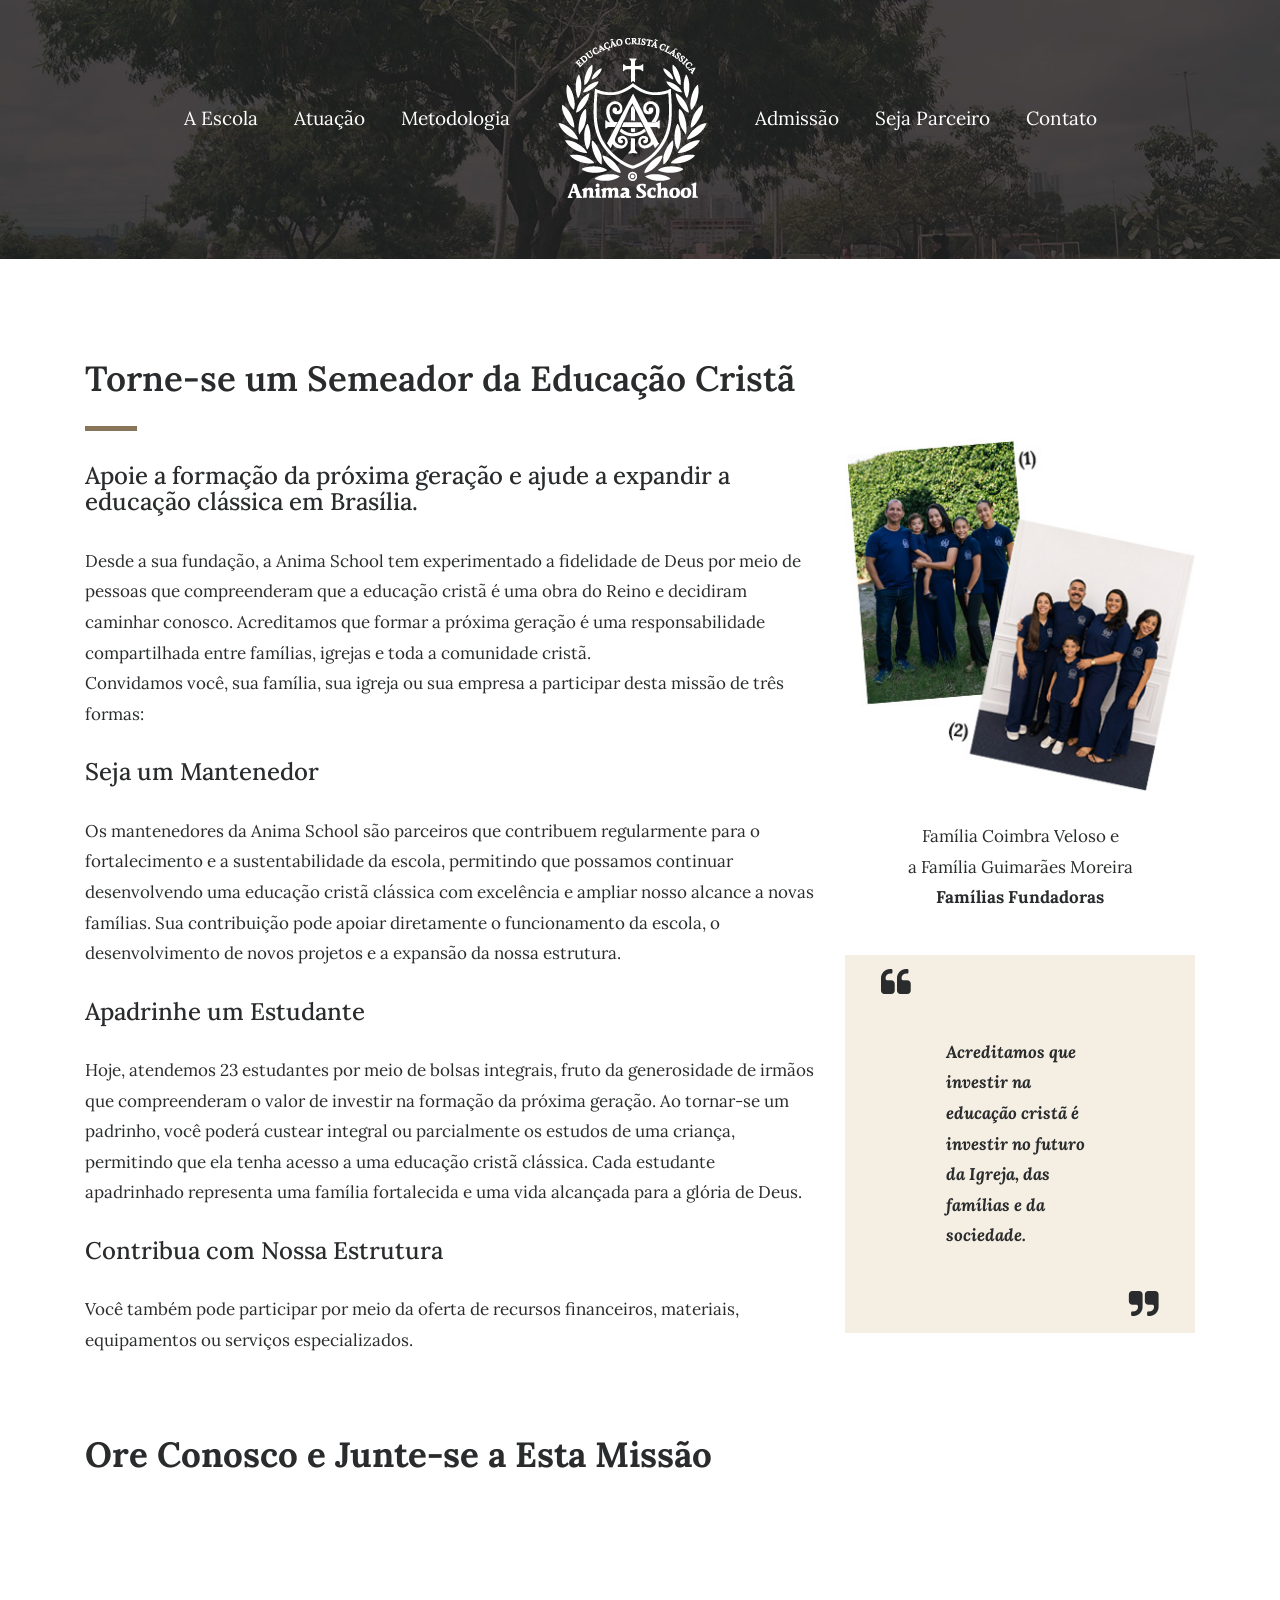
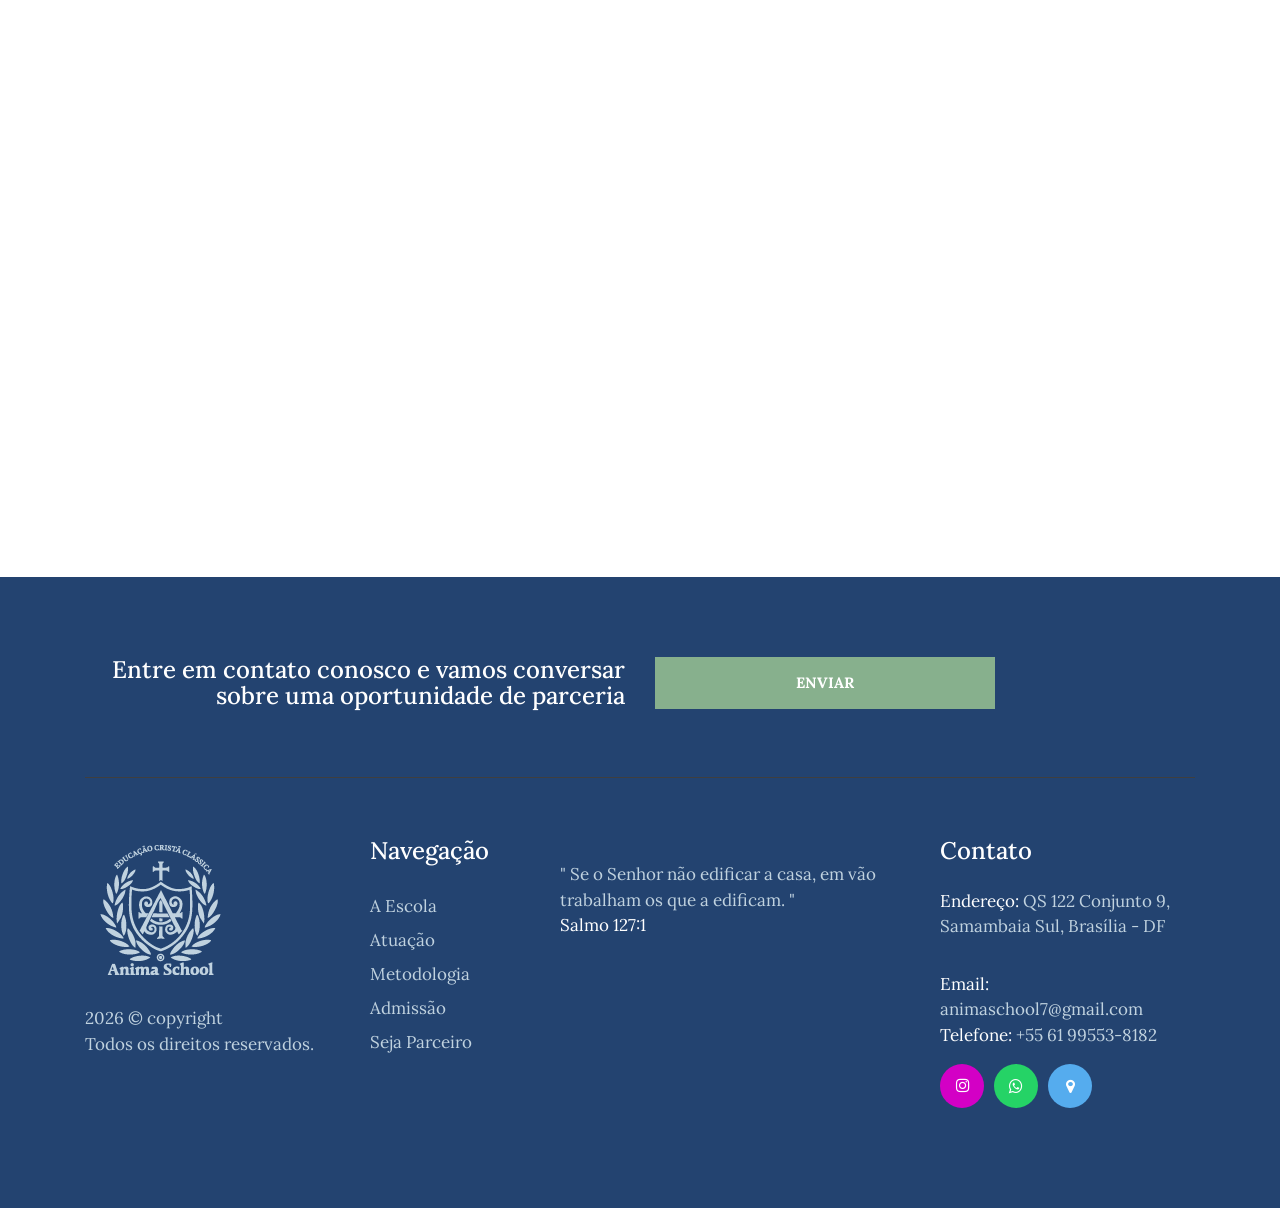
<file: parceiro.html>
<!DOCTYPE html>
<html lang="pt-BR">

<head>
    <!-- Required meta tags -->
    <meta charset="utf-8">
    <meta name="viewport" content="width=device-width, initial-scale=1, shrink-to-fit=no">
    <title>Anima School - Seja Parceiro</title>
	<link rel="icon" type="image/x-icon" href="images/favicon.ico">
    <!-- Bootstrap CSS -->
    <link rel="stylesheet" href="css/bootstrap.min.css">
    <!-- Google Fonts -->
    <link href="https://fonts.googleapis.com/css?family=Lora:400,700" rel="stylesheet">
    <!-- Font Awesome -->
    <link rel="stylesheet" href="css/font-awesome.min.css">
    <!-- Simple Line Font -->
    <link rel="stylesheet" href="css/simple-line-icons.css">
    <!-- Owl Carousel -->
    <link rel="stylesheet" href="css/owl.carousel.min.css">
    <!-- Main CSS -->
    <link href="css/style.css" rel="stylesheet">
</head>

<body>
    <!-- ========================= MENU =========================-->
	<div class="about_bg">
		<div class="container">
			<div class="row">
				<div class="col-md-12">
					<a href="index.html"><img src="images/responsive-logo.png" class="responsive-logo img-fluid" alt="responsive-logo"></a>
				</div>
			</div>
			<div class="row">
				<div class="col-md-12">
					<nav class="navbar navbar-toggleable-md navbar-light bg-faded">
						<button class="navbar-toggler navbar-toggler-right" type="button" data-toggle="collapse" data-target="#navbarNavDropdown">
							<span class="icon-menu"></span>
						</button>
						<div class="collapse navbar-collapse" id="navbarNavDropdown">
							<ul class="navbar-nav">
								<li class="nav-item">
									<a class="nav-link" href="escola.html">A Escola</a>
								</li>
								<li class="nav-item">
									<a class="nav-link" href="index.html#atuacao">Atuação</a>
								</li>
								<li class="nav-item">
									<a class="nav-link" href="metodologia.html">Metodologia</a>
								</li>
								<li class="nav-logo">
									<a href="index.html" class="navbar-brand"><img src="images/logo.png" class="img-fluid" alt="logo"></a>
								</li>
								<li class="nav-item">
									<a class="nav-link" href="admissao.html">Admissão</a>
								</li>
								<li class="nav-item">
									<a class="nav-link" href="parceiro.html">Seja Parceiro<span class="sr-only">(current)</span></a>
								</li>
								<li class="nav-item">
									<a class="nav-link" href="contato.html">Contato</a>
								</li>
							</ul>
						</div>
					</nav>
				</div>
			</div>
			<div class="row">
				<div class="col-md-12">
					<br>
				</div>
			</div>
		</div>
	</div>
	<!--//FIM DO MENU -->
	<div class="speech" style="padding-bottom: 0;">
		<div class="container">
			<h2>Torne-se um Semeador da Educação Cristã</h2>
			<div class="row">
				<div class="col-md-8">
					<br><h3>Apoie a formação da próxima geração e ajude a expandir a educação clássica em Brasília.</h3>
					<p>Desde a sua fundação, a Anima School tem experimentado a fidelidade de Deus por meio de pessoas que compreenderam que a educação cristã é uma obra do Reino e decidiram caminhar conosco. Acreditamos que formar a próxima geração é uma responsabilidade compartilhada entre famílias, igrejas e toda a comunidade cristã.<br>Convidamos você, sua família, sua igreja ou sua empresa a participar desta missão de três formas:</p>
					<h3>Seja um Mantenedor</h3>
					<p>Os mantenedores da Anima School são parceiros que contribuem regularmente para o fortalecimento e a sustentabilidade da escola, permitindo que possamos continuar desenvolvendo uma educação cristã clássica com excelência e ampliar nosso alcance a novas famílias. Sua contribuição pode apoiar diretamente o funcionamento da escola, o desenvolvimento de novos projetos e a expansão da nossa estrutura.</p>
					<h3>Apadrinhe um Estudante</h3>
					<p>Hoje, atendemos 23 estudantes por meio de bolsas integrais, fruto da generosidade de irmãos que compreenderam o valor de investir na formação da próxima geração. Ao tornar-se um padrinho, você poderá custear integral ou parcialmente os estudos de uma criança, permitindo que ela tenha acesso a uma educação cristã clássica. Cada estudante apadrinhado representa uma família fortalecida e uma vida alcançada para a glória de Deus.</p>
					<h3>Contribua com Nossa Estrutura</h3>
					<p>Você também pode participar por meio da oferta de recursos financeiros, materiais, equipamentos ou serviços especializados.</p>
				</div>
				<div class="col-md-4">
					<img src="images/admission-detail/instruction-img.jpg" class="img-fluid" alt="#">
					<p class="text-center"><span>Família Coimbra Veloso e<br>a Família Guimarães Moreira</span><br>
					<strong>Famílias Fundadoras</strong></p>
					<blockquote class="blogpost-quotes mb-4">
						<span><i class="fa fa-quote-left" aria-hidden="true"></i></span>
						<p>Acreditamos que investir na educação cristã é investir no futuro da Igreja, das famílias e da sociedade.</p>
						<span class="quote-right"><i class="fa fa-quote-right" aria-hidden="true"></i></span>
					</blockquote>
				</div>
			</div>
		</div>
	</div>
	<!--//End Message -->
	<section class="campus" style="padding: 50px 0;">
		<div class="container">
			<div class="row">
				<div class="col-md-12">
					<h2>Ore Conosco e Junte-se a Esta Missão</h2>
					<div class="embed-responsive embed-responsive-16by9">
						<iframe class="embed-responsive-item" src="//www.youtube.com/embed/VJ66pr_AxPs?si=S-EMTMQMFtk3zU02&amp;controls=0" allowfullscreen></iframe>
					</div>
				</div>
			</div>
		</div>
	</section>
	<!--//END CAMPUS LIFE -->
	<!--============================= FOOTER =============================-->
	<footer>
		<div class="container">
			<div class="row">
				<div class="col-md-12">
					<div class="subscribe">
						<div class="row" style="text-align: center; margin: 20px auto 60px;">
							<div class="col-md-6">
								<h3 style="text-align: right;">Entre em contato conosco e vamos conversar sobre uma oportunidade de parceria</h3>
							</div>
							<div class="col-md-4">
								<a href="https://wa.me/5561995538182" class="btn btn-warning btn-3">ENVIAR</a>
							</div>
						</div>
					</div>
				</div>
			</div>
			<div class="row">
				<div class="col-md-3">
					<div class="foot-logo">
						<a href="index.html">
							<img src="images/footer-logo.png" class="img-fluid" alt="footer_logo">
						</a>
						<p>2026 © copyright
						<br>Todos os direitos reservados.</p>
					</div>
				</div>
				<div class="col-md-2">
					<div class="sitemap">
						<h3>Navegação</h3>
							<ul>
								<li><a href="escola.html">A Escola</a></li>
								<li><a href="index.html#atuacao">Atuação</a></li>
								<li><a href="metodologia.html">Metodologia</a></li>
								<li><a href="admissao.html">Admissão</a></li>
								<li><a href="parceiro.html">Seja Parceiro</a></li>
							</ul>
					</div>
				</div>
				<div class="col-md-4">
					<div class="tweet_box">
						<h3></h3>
						<div class="address">
						<p>" Se o Senhor não edificar a casa, em vão trabalham os que a edificam. "<br><span>Salmo 127:1</span></p>
						</div>
					</div>
				</div>
				<div class="col-md-3">
					<div class="address">
						<h3>Contato</h3>
						<p><span>Endereço: </span> QS 122 Conjunto 9,<br>Samambaia Sul, Brasília - DF</p>
						<p><span>Email:</span> animaschool7@gmail.com
						<br><span>Telefone:</span> +55 61 99553-8182</p>
						<ul class="footer-social-icons">
							<li><a href="https://www.instagram.com/animaschool.ecc/"><i class="fa fa-instagram fa-in" aria-hidden="true"></i></a></li>
							<li><a href="https://wa.me/5561995538182"><i class="fa fa-whatsapp fa-wt" aria-hidden="true"></i></a></li>
							<li><a href="https://share.google/aSN2LRh8lrMYXtiBX"><i class="fa fa-map-marker fa-mp" aria-hidden="true"></i></a></li>
						</ul>
					</div>
				</div>
			</div>
		</div>
	</footer>
        <!--//END FOOTER -->
        <!-- jQuery, Bootstrap JS. -->
        <script src="js/jquery.min.js"></script>
        <script src="js/tether.min.js"></script>
        <script src="js/bootstrap.min.js"></script>
        <!-- Plugins -->
        <script src="js/instafeed.min.js"></script>
        <script src="js/owl.carousel.min.js"></script>
        <script src="js/validate.js"></script>
        <script src="js/tweetie.min.js"></script>
        <!-- Subscribe -->
        <script src="js/subscribe.js"></script>
        <!-- Script JS -->
        <script src="js/script.js"></script>
    </body>

    </html>
</file>
<file: css/simple-line-icons.css>
@font-face {
  font-family: 'simple-line-icons';
  src: url('../fonts/Simple-Line-Icons.eot?v=2.4.0');
  src: url('../fonts/Simple-Line-Icons.eot?v=2.4.0#iefix') format('embedded-opentype'), url('../fonts/Simple-Line-Icons.woff2?v=2.4.0') format('woff2'), url('../fonts/Simple-Line-Icons.ttf?v=2.4.0') format('truetype'), url('../fonts/Simple-Line-Icons.woff?v=2.4.0') format('woff'), url('../fonts/Simple-Line-Icons.svg?v=2.4.0#simple-line-icons') format('svg');
  font-weight: normal;
  font-style: normal;
}
/*
 Use the following CSS code if you want to have a class per icon.
 Instead of a list of all class selectors, you can use the generic [class*="icon-"] selector, but it's slower:
*/
.icon-user,
.icon-people,
.icon-user-female,
.icon-user-follow,
.icon-user-following,
.icon-user-unfollow,
.icon-login,
.icon-logout,
.icon-emotsmile,
.icon-phone,
.icon-call-end,
.icon-call-in,
.icon-call-out,
.icon-map,
.icon-location-pin,
.icon-direction,
.icon-directions,
.icon-compass,
.icon-layers,
.icon-menu,
.icon-list,
.icon-options-vertical,
.icon-options,
.icon-arrow-down,
.icon-arrow-left,
.icon-arrow-right,
.icon-arrow-up,
.icon-arrow-up-circle,
.icon-arrow-left-circle,
.icon-arrow-right-circle,
.icon-arrow-down-circle,
.icon-check,
.icon-clock,
.icon-plus,
.icon-minus,
.icon-close,
.icon-event,
.icon-exclamation,
.icon-organization,
.icon-trophy,
.icon-screen-smartphone,
.icon-screen-desktop,
.icon-plane,
.icon-notebook,
.icon-mustache,
.icon-mouse,
.icon-magnet,
.icon-energy,
.icon-disc,
.icon-cursor,
.icon-cursor-move,
.icon-crop,
.icon-chemistry,
.icon-speedometer,
.icon-shield,
.icon-screen-tablet,
.icon-magic-wand,
.icon-hourglass,
.icon-graduation,
.icon-ghost,
.icon-game-controller,
.icon-fire,
.icon-eyeglass,
.icon-envelope-open,
.icon-envelope-letter,
.icon-bell,
.icon-badge,
.icon-anchor,
.icon-wallet,
.icon-vector,
.icon-speech,
.icon-puzzle,
.icon-printer,
.icon-present,
.icon-playlist,
.icon-pin,
.icon-picture,
.icon-handbag,
.icon-globe-alt,
.icon-globe,
.icon-folder-alt,
.icon-folder,
.icon-film,
.icon-feed,
.icon-drop,
.icon-drawer,
.icon-docs,
.icon-doc,
.icon-diamond,
.icon-cup,
.icon-calculator,
.icon-bubbles,
.icon-briefcase,
.icon-book-open,
.icon-basket-loaded,
.icon-basket,
.icon-bag,
.icon-action-undo,
.icon-action-redo,
.icon-wrench,
.icon-umbrella,
.icon-trash,
.icon-tag,
.icon-support,
.icon-frame,
.icon-size-fullscreen,
.icon-size-actual,
.icon-shuffle,
.icon-share-alt,
.icon-share,
.icon-rocket,
.icon-question,
.icon-pie-chart,
.icon-pencil,
.icon-note,
.icon-loop,
.icon-home,
.icon-grid,
.icon-graph,
.icon-microphone,
.icon-music-tone-alt,
.icon-music-tone,
.icon-earphones-alt,
.icon-earphones,
.icon-equalizer,
.icon-like,
.icon-dislike,
.icon-control-start,
.icon-control-rewind,
.icon-control-play,
.icon-control-pause,
.icon-control-forward,
.icon-control-end,
.icon-volume-1,
.icon-volume-2,
.icon-volume-off,
.icon-calendar,
.icon-bulb,
.icon-chart,
.icon-ban,
.icon-bubble,
.icon-camrecorder,
.icon-camera,
.icon-cloud-download,
.icon-cloud-upload,
.icon-envelope,
.icon-eye,
.icon-flag,
.icon-heart,
.icon-info,
.icon-key,
.icon-link,
.icon-lock,
.icon-lock-open,
.icon-magnifier,
.icon-magnifier-add,
.icon-magnifier-remove,
.icon-paper-clip,
.icon-paper-plane,
.icon-power,
.icon-refresh,
.icon-reload,
.icon-settings,
.icon-star,
.icon-symbol-female,
.icon-symbol-male,
.icon-target,
.icon-credit-card,
.icon-paypal,
.icon-social-tumblr,
.icon-social-twitter,
.icon-social-facebook,
.icon-social-instagram,
.icon-social-linkedin,
.icon-social-pinterest,
.icon-social-github,
.icon-social-google,
.icon-social-reddit,
.icon-social-skype,
.icon-social-dribbble,
.icon-social-behance,
.icon-social-foursqare,
.icon-social-soundcloud,
.icon-social-spotify,
.icon-social-stumbleupon,
.icon-social-youtube,
.icon-social-dropbox,
.icon-social-vkontakte,
.icon-social-steam {
  font-family: 'simple-line-icons';
  speak: none;
  font-style: normal;
  font-weight: normal;
  font-variant: normal;
  text-transform: none;
  line-height: 1;
  /* Better Font Rendering =========== */
  -webkit-font-smoothing: antialiased;
  -moz-osx-font-smoothing: grayscale;
}
.icon-user:before {
  content: "\e005";
}
.icon-people:before {
  content: "\e001";
}
.icon-user-female:before {
  content: "\e000";
}
.icon-user-follow:before {
  content: "\e002";
}
.icon-user-following:before {
  content: "\e003";
}
.icon-user-unfollow:before {
  content: "\e004";
}
.icon-login:before {
  content: "\e066";
}
.icon-logout:before {
  content: "\e065";
}
.icon-emotsmile:before {
  content: "\e021";
}
.icon-phone:before {
  content: "\e600";
}
.icon-call-end:before {
  content: "\e048";
}
.icon-call-in:before {
  content: "\e047";
}
.icon-call-out:before {
  content: "\e046";
}
.icon-map:before {
  content: "\e033";
}
.icon-location-pin:before {
  content: "\e096";
}
.icon-direction:before {
  content: "\e042";
}
.icon-directions:before {
  content: "\e041";
}
.icon-compass:before {
  content: "\e045";
}
.icon-layers:before {
  content: "\e034";
}
.icon-menu:before {
  content: "\e601";
}
.icon-list:before {
  content: "\e067";
}
.icon-options-vertical:before {
  content: "\e602";
}
.icon-options:before {
  content: "\e603";
}
.icon-arrow-down:before {
  content: "\e604";
}
.icon-arrow-left:before {
  content: "\e605";
}
.icon-arrow-right:before {
  content: "\e606";
}
.icon-arrow-up:before {
  content: "\e607";
}
.icon-arrow-up-circle:before {
  content: "\e078";
}
.icon-arrow-left-circle:before {
  content: "\e07a";
}
.icon-arrow-right-circle:before {
  content: "\e079";
}
.icon-arrow-down-circle:before {
  content: "\e07b";
}
.icon-check:before {
  content: "\e080";
}
.icon-clock:before {
  content: "\e081";
}
.icon-plus:before {
  content: "\e095";
}
.icon-minus:before {
  content: "\e615";
}
.icon-close:before {
  content: "\e082";
}
.icon-event:before {
  content: "\e619";
}
.icon-exclamation:before {
  content: "\e617";
}
.icon-organization:before {
  content: "\e616";
}
.icon-trophy:before {
  content: "\e006";
}
.icon-screen-smartphone:before {
  content: "\e010";
}
.icon-screen-desktop:before {
  content: "\e011";
}
.icon-plane:before {
  content: "\e012";
}
.icon-notebook:before {
  content: "\e013";
}
.icon-mustache:before {
  content: "\e014";
}
.icon-mouse:before {
  content: "\e015";
}
.icon-magnet:before {
  content: "\e016";
}
.icon-energy:before {
  content: "\e020";
}
.icon-disc:before {
  content: "\e022";
}
.icon-cursor:before {
  content: "\e06e";
}
.icon-cursor-move:before {
  content: "\e023";
}
.icon-crop:before {
  content: "\e024";
}
.icon-chemistry:before {
  content: "\e026";
}
.icon-speedometer:before {
  content: "\e007";
}
.icon-shield:before {
  content: "\e00e";
}
.icon-screen-tablet:before {
  content: "\e00f";
}
.icon-magic-wand:before {
  content: "\e017";
}
.icon-hourglass:before {
  content: "\e018";
}
.icon-graduation:before {
  content: "\e019";
}
.icon-ghost:before {
  content: "\e01a";
}
.icon-game-controller:before {
  content: "\e01b";
}
.icon-fire:before {
  content: "\e01c";
}
.icon-eyeglass:before {
  content: "\e01d";
}
.icon-envelope-open:before {
  content: "\e01e";
}
.icon-envelope-letter:before {
  content: "\e01f";
}
.icon-bell:before {
  content: "\e027";
}
.icon-badge:before {
  content: "\e028";
}
.icon-anchor:before {
  content: "\e029";
}
.icon-wallet:before {
  content: "\e02a";
}
.icon-vector:before {
  content: "\e02b";
}
.icon-speech:before {
  content: "\e02c";
}
.icon-puzzle:before {
  content: "\e02d";
}
.icon-printer:before {
  content: "\e02e";
}
.icon-present:before {
  content: "\e02f";
}
.icon-playlist:before {
  content: "\e030";
}
.icon-pin:before {
  content: "\e031";
}
.icon-picture:before {
  content: "\e032";
}
.icon-handbag:before {
  content: "\e035";
}
.icon-globe-alt:before {
  content: "\e036";
}
.icon-globe:before {
  content: "\e037";
}
.icon-folder-alt:before {
  content: "\e039";
}
.icon-folder:before {
  content: "\e089";
}
.icon-film:before {
  content: "\e03a";
}
.icon-feed:before {
  content: "\e03b";
}
.icon-drop:before {
  content: "\e03e";
}
.icon-drawer:before {
  content: "\e03f";
}
.icon-docs:before {
  content: "\e040";
}
.icon-doc:before {
  content: "\e085";
}
.icon-diamond:before {
  content: "\e043";
}
.icon-cup:before {
  content: "\e044";
}
.icon-calculator:before {
  content: "\e049";
}
.icon-bubbles:before {
  content: "\e04a";
}
.icon-briefcase:before {
  content: "\e04b";
}
.icon-book-open:before {
  content: "\e04c";
}
.icon-basket-loaded:before {
  content: "\e04d";
}
.icon-basket:before {
  content: "\e04e";
}
.icon-bag:before {
  content: "\e04f";
}
.icon-action-undo:before {
  content: "\e050";
}
.icon-action-redo:before {
  content: "\e051";
}
.icon-wrench:before {
  content: "\e052";
}
.icon-umbrella:before {
  content: "\e053";
}
.icon-trash:before {
  content: "\e054";
}
.icon-tag:before {
  content: "\e055";
}
.icon-support:before {
  content: "\e056";
}
.icon-frame:before {
  content: "\e038";
}
.icon-size-fullscreen:before {
  content: "\e057";
}
.icon-size-actual:before {
  content: "\e058";
}
.icon-shuffle:before {
  content: "\e059";
}
.icon-share-alt:before {
  content: "\e05a";
}
.icon-share:before {
  content: "\e05b";
}
.icon-rocket:before {
  content: "\e05c";
}
.icon-question:before {
  content: "\e05d";
}
.icon-pie-chart:before {
  content: "\e05e";
}
.icon-pencil:before {
  content: "\e05f";
}
.icon-note:before {
  content: "\e060";
}
.icon-loop:before {
  content: "\e064";
}
.icon-home:before {
  content: "\e069";
}
.icon-grid:before {
  content: "\e06a";
}
.icon-graph:before {
  content: "\e06b";
}
.icon-microphone:before {
  content: "\e063";
}
.icon-music-tone-alt:before {
  content: "\e061";
}
.icon-music-tone:before {
  content: "\e062";
}
.icon-earphones-alt:before {
  content: "\e03c";
}
.icon-earphones:before {
  content: "\e03d";
}
.icon-equalizer:before {
  content: "\e06c";
}
.icon-like:before {
  content: "\e068";
}
.icon-dislike:before {
  content: "\e06d";
}
.icon-control-start:before {
  content: "\e06f";
}
.icon-control-rewind:before {
  content: "\e070";
}
.icon-control-play:before {
  content: "\e071";
}
.icon-control-pause:before {
  content: "\e072";
}
.icon-control-forward:before {
  content: "\e073";
}
.icon-control-end:before {
  content: "\e074";
}
.icon-volume-1:before {
  content: "\e09f";
}
.icon-volume-2:before {
  content: "\e0a0";
}
.icon-volume-off:before {
  content: "\e0a1";
}
.icon-calendar:before {
  content: "\e075";
}
.icon-bulb:before {
  content: "\e076";
}
.icon-chart:before {
  content: "\e077";
}
.icon-ban:before {
  content: "\e07c";
}
.icon-bubble:before {
  content: "\e07d";
}
.icon-camrecorder:before {
  content: "\e07e";
}
.icon-camera:before {
  content: "\e07f";
}
.icon-cloud-download:before {
  content: "\e083";
}
.icon-cloud-upload:before {
  content: "\e084";
}
.icon-envelope:before {
  content: "\e086";
}
.icon-eye:before {
  content: "\e087";
}
.icon-flag:before {
  content: "\e088";
}
.icon-heart:before {
  content: "\e08a";
}
.icon-info:before {
  content: "\e08b";
}
.icon-key:before {
  content: "\e08c";
}
.icon-link:before {
  content: "\e08d";
}
.icon-lock:before {
  content: "\e08e";
}
.icon-lock-open:before {
  content: "\e08f";
}
.icon-magnifier:before {
  content: "\e090";
}
.icon-magnifier-add:before {
  content: "\e091";
}
.icon-magnifier-remove:before {
  content: "\e092";
}
.icon-paper-clip:before {
  content: "\e093";
}
.icon-paper-plane:before {
  content: "\e094";
}
.icon-power:before {
  content: "\e097";
}
.icon-refresh:before {
  content: "\e098";
}
.icon-reload:before {
  content: "\e099";
}
.icon-settings:before {
  content: "\e09a";
}
.icon-star:before {
  content: "\e09b";
}
.icon-symbol-female:before {
  content: "\e09c";
}
.icon-symbol-male:before {
  content: "\e09d";
}
.icon-target:before {
  content: "\e09e";
}
.icon-credit-card:before {
  content: "\e025";
}
.icon-paypal:before {
  content: "\e608";
}
.icon-social-tumblr:before {
  content: "\e00a";
}
.icon-social-twitter:before {
  content: "\e009";
}
.icon-social-facebook:before {
  content: "\e00b";
}
.icon-social-instagram:before {
  content: "\e609";
}
.icon-social-linkedin:before {
  content: "\e60a";
}
.icon-social-pinterest:before {
  content: "\e60b";
}
.icon-social-github:before {
  content: "\e60c";
}
.icon-social-google:before {
  content: "\e60d";
}
.icon-social-reddit:before {
  content: "\e60e";
}
.icon-social-skype:before {
  content: "\e60f";
}
.icon-social-dribbble:before {
  content: "\e00d";
}
.icon-social-behance:before {
  content: "\e610";
}
.icon-social-foursqare:before {
  content: "\e611";
}
.icon-social-soundcloud:before {
  content: "\e612";
}
.icon-social-spotify:before {
  content: "\e613";
}
.icon-social-stumbleupon:before {
  content: "\e614";
}
.icon-social-youtube:before {
  content: "\e008";
}
.icon-social-dropbox:before {
  content: "\e00c";
}
.icon-social-vkontakte:before {
  content: "\e618";
}
.icon-social-steam:before {
  content: "\e620";
}
</file>
<file: css/style.css>
/*------------------------------------------------------------------
Theme Name: UNISCO - Responsive Bootstrap Landing Page
Version: 1.0
Author: 
-------------------------------------------------------------------*/
/*------------------------------------------------------------------
[TABLE OF CONTENTS]
    
    1. GLOBAL STYLES
    2. HEADER
    3. ABOUT
    4. OUR COURSES
    5. EVENTS
    6. DETAILED CHART
    7. OUR BLOG
    8. GALLERY
    9. FOOTER

    10. ABOUT HEADER
    11. ABOUT WELCOME
    12. ABOUT TESTIMONIAL
    13. ABOUT OUR TEACHERS

    14. ADMISSION COURCES
    15. ADMISSION DETAILS COURCES

    16. ADMISSION FORM RULES 

    17. CAMPUS 

    18. RESEARCH

    19. BLOG
    20. EVENTS
    21. SHORTCODES
    22. CONTACT US

    -------------------------------------------------------------------*/
/* ==========================================================================
   Font
   ========================================================================== */
/* ==========================================================================
   Color
   ========================================================================== */
/* ==============================================================
   NAV
   ============================================================== */
.nav-menu {
  position: absolute;
  z-index: 1;
  margin: 0 auto;
  left: 0;
  right: 0;
  top: 0; }

.nav-logo {
  margin: 0 !important; }

.responsive-logo {
  display: none; }

.icon-menu {
  color: #88755a; }

.btn-default {
  color: #88755a;
  background: none;
  border: 3px solid #88755a;
  font-size: 18px;
  padding: 16px 36px;
  border-radius: 0; }

@media (min-width: 767px) {
  .btn + .btn {
    margin-left: 22px; } }

.btn-default:hover {
  color: #d8d5ca;
  background: #88755a;
  border: 3px solid #88755a; }

.btn:focus {
  outline: none;
  -webkit-box-shadow: none;
  box-shadow: none;
  color: #fff;
  background: #88755a; }

.dropdown-menu {
  min-width: 14rem;
  border-radius: 0;
  border: none; }

.dropdown-item {
  color: #2d2d2d;
  padding: 5px 1.5rem; }

.dropdown-item.active,
.dropdown-item:active {
  background-color: #88755a; }

.dropdown-menu1 {
  left: -225px;
  top: -6px !important; }

.dropdown-item:hover {
  color: #88755a;
  -webkit-transition: 0.2s;
  -o-transition: 0.2s;
  transition: 0.2s; }

.dropdown-item.active:hover,
.dropdown-item.active:focus,
.dropdown-item.active:active,
.dropdown-item:active {
  color: #FFF; }

.nav-toggle_icon {
  color: #88755a; }

.navbar2 {
  padding-left: 0;
  padding-right: 0; }

.navbar-brand {
  margin: 0; }

.nav-brand2 h2 {
  margin: 0; }

.navbar-nav > li {
  margin: 85px 10px;
  text-align: center; }

.navbar-default .navbar-nav > li > a {
  font-size: 19px;
  color: #fff; }

.navbar-default .navbar-nav > .active > a,
.navbar-default .navbar-nav > .active > a:focus,
.navbar-default .navbar-nav > .active > a:hover {
  background: none;
  color: #88755a; }

.navbar-default .navbar-nav > li > a:focus,
.navbar-default .navbar-nav > li > a:hover {
  color: #88755a; }

.nav .open > a,
.nav .open > a:focus,
.nav .open > a:hover {
  background: none; }

.navbar-default .navbar-nav > .open > a,
.navbar-default .navbar-nav > .open > a:focus,
.navbar-default .navbar-nav > .open > a:hover {
  background: none;
  color: #88755a; }

.bg-faded {
  background: none; }

.navbar-light .navbar-nav .nav-link:focus,
.navbar-light .navbar-nav .nav-link:hover {
  color: #e0c898;
  -webkit-transition: 0.2s;
  -o-transition: 0.2s;
  transition: 0.2s; }

.navbar-light .navbar-nav .active > .nav-link,
.navbar-light .navbar-nav .nav-link.active,
.navbar-light .navbar-nav .nav-link.open,
.navbar-light .navbar-nav .open > .nav-link {
  color: #88755a; }

.navbar-light .navbar-nav .nav-link {
  color: #fff;
  font-size: 19px; }

.navbar-light .navbar-toggler {
  border: 1px solid #88755a;
  z-index: 999;
  cursor: pointer;
  outline: none;
  padding: 7px 14px; }

.fa-common {
  font-weight: 700; }

@media (max-width: 1200px) {
  .navbar-nav > li {
    margin: 74px 10px 74px 10px; } }

@media (max-width: 991px) {
  .navbar-nav > li {
    margin: 0px 10px 0px 10px; }
  .responsive-logo {
    display: block; }
  .navbar-brand {
    display: none; }
  .nav-brand2 {
    display: block; }
  .navbar2 {
    margin: 12px 0 !important; }
  .bg-faded {
    background-color: #fafafa; }
  .navbar {
    padding: 0;
    margin: -113px 0 0 0; }
  .navbar-nav {
    padding: 10px 10px 10px 10px; }
  .navbar-light .navbar-toggler {
    margin: 28px 6px; }
  .navbar-light .navbar-toggler2 {
    margin: 0 !important; }
  .navbar-light .navbar-nav .nav-link {
    color: #2d2d2d; }
  .dropdown .dropdown-menu {
    background-color: #fff;
    border: 1px solid #88755a; }
  .navbar-toggleable-md .navbar-nav .dropdown-menu {
    text-align: center; } }

@media (min-width: 991px) {
  .dropdown .dropdown-menu {
    display: block;
    visibility: hidden;
    opacity: 0;
    transition: all 0.2s ease;
    -moz-transition: all 0.2s ease;
    -webkit-transition: all 0.2s ease;
    -o-transition: all 0.2s ease;
    -ms-transition: all 0.2s ease; }
  .dropdown:hover > .dropdown-menu {
    visibility: visible;
    opacity: 1;
    border: 1px solid #ccc;
    top: 45px; }
  .dropdown-submenu:hover .dropdown-menu1 {
    visibility: visible;
    opacity: 1; }
  .navbar-toggleable-md .navbar-collapse {
    -webkit-box-pack: center;
    -webkit-justify-content: center;
    -ms-flex-pack: center;
    justify-content: center; }
  .navbar-toggleable-md .navbar-nav {
    -webkit-box-align: center;
    -webkit-align-items: center;
    -ms-flex-align: center;
    align-items: center; } }

/* ==============================================================
   GLOBAL STYLES
   ============================================================== */
html {
  -webkit-text-size-adjust: 100%;
  -webkit-font-smoothing: antialiased; }

body {
  font-family: "Lora", serif; }

h1 {
  font-size: 54px; }

h2 {
  font-size: 35px; }

h3 {
  font-size: 24px; }

h4 {
  font-size: 20px; }

p {
  font-size: 17px; }

a {
  color: #88755a;
  -webkit-transition: all 0.3s ease;
  -o-transition: all 0.3s ease;
  transition: all 0.3s ease; }
  a:hover {
    text-decoration: none;
    color: #2d2d2d; }

.btn {
  font-family: "Lora", serif;
  cursor: pointer; }

/* ==============================================================
   HEADER
   ============================================================== */
.slider_img {
  width: 100%;
  background: #000; }
  .slider_img img {
    min-width: 100%;
    -o-object-fit: cover;
    object-fit: cover;
    -o-object-position: 50% 50%;
    object-position: 50% 50%; }
    @media (max-width: 500px) {
      .slider_img img {
        max-height: 730px; } }

.carousel-caption {
  -webkit-transform: translateY(-50%);
  -ms-transform: translateY(-50%);
  transform: translateY(-50%);
  top: 50%; }
  @media (min-width: 992px) {
    .carousel-caption {
      -webkit-transform: translateY(-57%);
      -ms-transform: translateY(-57%);
      transform: translateY(-57%);
      top: 57%; }
      .layout_two .carousel-caption {
        -webkit-transform: translateY(-50%);
        -ms-transform: translateY(-50%);
        transform: translateY(-50%);
        top: 50%; } }
  @media (max-width: 500px) {
    .carousel-caption {
      top: 45%; } }

.slider_title h1 {
  text-align: center;
  color: #fff;
  margin-bottom: 40px;
  font-weight: 700; }
  @media (max-width: 576px) {
    .slider_title h1 {
      margin-bottom: 18px; } }

.slider_title h4 {
  color: #d8d5ca;
  text-align: center;
  line-height: 1.8; }

.slider-btn {
  text-align: center;
  margin: 42px 0 0; }

.carousel-indicators .active {
  background: #88755a; }

.fa-slider {
  padding: 14px 14px;
  border: 2px solid #88755a;
  font-size: 29px;
  border-radius: 2px; }

@media (max-width: 768px) {
  .slider_title h1 {
    font-size: 42px; }
  .slider_title h4 {
    font-size: 19px;
    line-height: 1.5; }
  .btn-default {
    width: 50%;
    margin-bottom: 10px;
    font-size: 13px; } }

@media (max-width: 480px) {
  .slider_title {
    margin: 0 0 80px; }
    .slider_title h1 {
      font-size: 32px; }
    .slider_title h4 {
      font-size: 18px;
      line-height: 1.5; }
  .btn-default {
    width: 100%;
    margin-bottom: 10px;
    font-size: 18px; }
  .fa-slider {
    border: none;
    padding: 0; } }

/* ==============================================================
   ABOUT
   ============================================================== */
.about {
  padding: 97px 0 56px;
  background: #fff; }
  .about h2 {
    text-align: center;
    color: #2d2d2d;
    font-weight: 700; }
  .about p {
    text-align: center;
    color: #2d2d2d;
    line-height: 1.8;
    margin: 20px 0; }
  .about img {
    margin: 0 auto;
    display: block; }

/* ==============================================================
   OUR COURSES
   ============================================================== */
.our_courses {
  background: #f2f2f2;
  padding: 97px 0; }
  .our_courses h2 {
    font-weight: 700;
    margin: 0 0 28px; }
  .our_courses .courses_box a {
    text-decoration: none;
    color: #2d2d2d; }
  .our_courses .courses_box {
    position: relative;
    background: #fff;
    -webkit-box-shadow: 0px 10px 90px -6px #c7c5c7;
    -moz-box-shadow: 0px 10px 90px -6px #c7c5c7;
    box-shadow: 0px 10px 90px -6px #c7c5c7;
    -webkit-transition: all 0.3s ease;
    -o-transition: all 0.3s ease;
    transition: all 0.3s ease;
    min-height: 340px; }
    .our_courses .courses_box img {
      margin: 0;
      width: 100%; }
    .our_courses .courses_box p {
      margin: 0; }
    .our_courses .courses_box h3 {
      font-weight: 600; }
    .our_courses .courses_box:hover {
      -webkit-box-shadow: 0px 40px 90px -6px #c7c5c7;
      box-shadow: 0px 40px 90px -6px #c7c5c7;
      margin-top: -5px; }

@-webkit-keyframes SlideIn {
  100% {
    -webkit-transform: translateX(0px);
    transform: translateX(0px);
    opacity: 1; } }

@keyframes SlideIn {
  100% {
    -webkit-transform: translateX(0px);
    transform: translateX(0px);
    opacity: 1; } }

@-webkit-keyframes SlideWidth {
  100% {
    width: 550px; } }

@keyframes SlideWidth {
  100% {
    width: 550px; } }

.courses_box:hover .courses_box-img {
  opacity: 1; }

.courses_box:hover .courses_icon {
  -webkit-transform: rotate(44deg);
  -ms-transform: rotate(44deg);
  transform: rotate(44deg); }

.courses_box:hover .course-link:first-child {
  -webkit-animation: SlideIn 0.5s;
  animation: SlideIn 0.5s;
  -webkit-animation-fill-mode: forwards;
  animation-fill-mode: forwards;
  -webkit-animation-delay: 0.3s;
  animation-delay: 0.3s; }
  .courses_box:hover .course-link:first-child span:after {
    -webkit-animation: SlideWidth 0.8s;
    animation: SlideWidth 0.8s;
    -webkit-animation-fill-mode: forwards;
    animation-fill-mode: forwards;
    -webkit-animation-delay: 0.6s;
    animation-delay: 0.6s; }

.courses_box:hover .course-link:nth-child(2) {
  -webkit-animation: SlideIn 0.5s;
  animation: SlideIn 0.5s;
  -webkit-animation-fill-mode: forwards;
  animation-fill-mode: forwards;
  -webkit-animation-delay: 0.6s;
  animation-delay: 0.6s; }
  .courses_box:hover .course-link:nth-child(2) span:after {
    -webkit-animation: SlideWidth 0.8s;
    animation: SlideWidth 0.8s;
    -webkit-animation-fill-mode: forwards;
    animation-fill-mode: forwards;
    -webkit-animation-delay: 0.9s;
    animation-delay: 0.9s; }

.course-img-wrap {
  position: relative; }

.course-box-content {
  display: block;
  padding: 30px 20px; }

.courses_icon {
  -webkit-transition: all 0.5s;
  -o-transition: all 0.5s;
  transition: all 0.5s;
  position: relative;
  height: 43px;
  right: 0;
  width: 43px;
  background: #234370;
  border-radius: 50%;
  padding: 8px 11px 8px 13px;
  margin: -23px 10px 0 0;
  float: right;
  z-index: 3; }
  .courses_icon a {
    color: #c0d2df; }

.course-link {
  display: block;
  padding-bottom: 6px;
  -webkit-transform: translateX(-50px);
  -ms-transform: translateX(-50px);
  transform: translateX(-50px);
  opacity: 0;
  margin-left: 30px; }
  .course-link span {
    position: relative;
    display: inline-block; }

.course-link span:after {
  content: "";
  position: absolute;
  left: 50%;
  top: 10px;
  width: 0;
  right: 0;
  height: 1px;
  background: #FFF;
  left: 100%;
  margin-left: 0; }

.courses-link-wrap {
  overflow: hidden;
  position: absolute;
  top: 50%;
  width: 100%;
  right: 15px;
  -webkit-transform: translateY(-50%);
  -ms-transform: translateY(-50%);
  transform: translateY(-50%); }

.courses_box-img {
  -webkit-transition: all 0.5s;
  -o-transition: all 0.5s;
  transition: all 0.5s;
  opacity: 0;
  background: rgba(26, 69, 112, 0.82);
  width: 100%;
  position: absolute;
  top: 0;
  bottom: 0;
  left: 0;
  right: 0;
  padding-right: 30px;
  z-index: 2; }
  .courses_box-img a :hover {
    opacity: 0.8; }
  .courses_box-img a span {
    color: #fff;
    font-size: 15px;
    text-transform: uppercase;
    font-weight: 500;
    padding-right: 10px; }

.btn-courses {
  font-size: 15px;
  font-weight: 700; }

.rotate {
  -moz-transform: rotate(43deg);
  -ms-transform: rotate(43deg);
  -webkit-transform: rotate(43deg);
  transform: rotate(43deg); }

.icon-rotate {
  -moz-transition-duration: 0.4s;
  -o-transition-duration: 0.4s;
  -webkit-transition-duration: 0.4s;
  transition-duration: 0.4s;
  display: inline-block; }

/* ==============================================================
   EVENTS
   ============================================================== */
.event {
  padding: 97px 0;
  background: #fff; }
  .event h2 {
    font-weight: 600;
    margin: 0 0 28px; }

.event-img {
  position: relative;
  -webkit-box-shadow: 0px 25px 90px 3px #c7c5c7;
  -moz-box-shadow: 0px 25px 90px 3px #c7c5c7;
  box-shadow: 0px 25px 90px 3px #c7c5c7;
  border-radius: 5px; }
  @media (max-width: 991px) {
    .event-img {
      margin-bottom: 50px; } }
  .event-img img {
    width: 100%;
    border-radius: 5px; }

.event-img_date {
  position: absolute;
  top: 28px;
  left: 48px;
  background: #88755a;
  border-radius: 2px;
  padding: 8px 12px;
  color: #fff;
  font-size: 13px; }
  @media (max-width: 575px) {
    .event-img_date {
      display: none; } }

.event-img_title {
  position: absolute;
  bottom: 0;
  background: -moz-linear-gradient(top, rgba(255, 255, 255, 0) 0%, black 100%);
  background: -webkit-linear-gradient(top, rgba(255, 255, 255, 0) 0%, black 100%);
  background: -webkit-gradient(linear, left top, left bottom, from(rgba(255, 255, 255, 0)), to(black));
  background: -o-linear-gradient(top, rgba(255, 255, 255, 0) 0%, black 100%);
  background: linear-gradient(to bottom, rgba(255, 255, 255, 0) 0%, black 100%);
  padding: 85px 0 20px 0;
  border-radius: 5px; }
  .event-img_title h3 {
    color: #fff;
    padding-left: 48px;
    position: relative; }
    @media (max-width: 575px) {
      .event-img_title h3 {
        padding-left: 20px; } }
  .event-img_title p {
    color: #e3e3e3;
    font-size: 17px;
    padding: 16px 48px 0 48px; }
    @media (max-width: 575px) {
      .event-img_title p {
        padding: 15px 20px; } }
  @media (max-width: 575px) {
    .event-img_title {
      padding: 0; } }

.event-img_title h3:after {
  height: 2px;
  width: 21px;
  background: #fff;
  content: "";
  position: absolute;
  left: 48px;
  top: 115%; }
  @media (max-width: 575px) {
    .event-img_title h3:after {
      left: 20px; } }

.event_date {
  width: 82px;
  background: #1a4570;
  float: left;
  text-align: center;
  border-radius: 2px; }
  .event_date img {
    float: left; }

.event-date-wrap {
  border: 1px dashed #8d84a0;
  margin: 8px 8px;
  padding: 4px 0; }
  .event-date-wrap p {
    font-size: 23px;
    font-weight: 700;
    color: #c0d2df;
    margin: 0; }
  .event-date-wrap span {
    color: #c0d2df;
    font-weight: 700;
    font-size: 14px; }

.date-description {
  margin-left: 115px; }
  .date-description h3 {
    margin-top: 0;
    font-weight: 600;
    margin-bottom: 25px;
    position: relative; }
    .date-description h3:after {
      height: 2px;
      width: 21px;
      background: #88755a;
      content: "";
      position: absolute;
      left: 0;
      top: 115%; }

.btn-read {
  padding: 10px 20px !important;
  font-size: 14px; }

.event_line {
  margin: 40px 0; }

/* ==============================================================
   DETAILED CHART
   ============================================================== */
.detailed_chart {
  background: url(../images/chart_bg.jpg) no-repeat;
  -webkit-background-size: cover;
  background-size: cover;
  padding: 97px 0; }

.chart-img img {
  margin: 21px 0 0;
  padding-right: 16px;
  float: left; }

.chart-img p {
  display: inline-block;
  color: #fff;
  font-size: 46px;
  font-weight: 700; }
  .chart-img p span {
    font-size: 24px;
    display: block;
    font-weight: 100; }

.chart-text {
  margin: 11px 0 0;
  display: inline-block; }
  .chart-text p {
    color: #fff;
    font-size: 23px; }
    .chart-text p span {
      font-size: 40px;
      display: block;
      line-height: 1.3; }

@media (max-width: 1200px) {
  .chart-img img {
    margin: 10px 0 0; }
  .chart-img p {
    font-size: 36px; }
    .chart-img p span {
      font-size: 17px; }
  .chart-text {
    margin: 0; }
    .chart-text p {
      font-size: 17px; }
      .chart-text p span {
        font-size: 36px; } }

@media (max-width: 992px) {
  .chart-img {
    display: block; }
    .chart-img img {
      float: none;
      margin: 0 auto 15px;
      padding: 0;
      display: block; }
  .chart-text {
    text-align: center;
    display: block;
    margin: 0px 0 0; } }

@media (max-width: 768px) {
  .chart_bottom {
    margin: 0 0 26px; }
  .chart_top {
    margin: 0 0 26px 0; } }

/* ==============================================================
   OUR BLOG
   ============================================================== */
.blog {
  background: #f2f2f2;
  padding: 97px 0; }
  .blog h2 {
    text-align: center;
    font-weight: 700;
    margin: 0 0 28px; }

.blog-img_box {
  background: #fff;
  -webkit-box-shadow: 0px 9px 20px -2px rgba(214, 214, 214, 0.3);
  box-shadow: 0px 9px 20px -2px rgba(214, 214, 214, 0.3);
  position: relative;
  margin-bottom: 24px;
  -webkit-transition: all 0.3s ease;
  -o-transition: all 0.3s ease;
  transition: all 0.3s ease; }
  .blog-img_box:hover {
    -webkit-box-shadow: 0px 15px 30px -2px rgba(214, 214, 214, 0.8);
    box-shadow: 0px 15px 30px -2px rgba(214, 214, 214, 0.8); }

.blog_display {
  width: 100%; }

.home_blog_link {
  display: block;
  color: #292b2c; }

.blogtitle {
  padding: 24px 30px 10px 30px; }
  .blogtitle h3 {
    font-weight: 700; }
  .blogtitle p {
    color: #88755a;
    display: inline-block;
    padding: 0; }

.blogtitle-rtl {
  padding: 12px 12px; }
  .blogtitle-rtl p {
    font-size: 15px; }
    @media (max-width: 1200px) {
      .blogtitle-rtl p {
        margin: 0; } }

.blog_hide {
  background: #1a4570;
  color: #c0d2df;
  padding: 55px 45px 26px;
  -webkit-box-shadow: 0px 9px 16px -2px #d9d9d9;
  -moz-box-shadow: 0px 9px 16px -2px #d9d9d9;
  box-shadow: 0px 9px 16px -2px #d9d9d9; }

.icon-link {
  color: #fff;
  font-size: 34px;
  display: block;
  padding: 0 0 22px; }

.blogtitle-link {
  padding: 65px 0 0; }
  .blogtitle-link p {
    display: inline-block;
    padding: 0 6px 0 6px;
    color: #c5bfd0;
    margin: 0; }
  .blogtitle-link .icon-user,
  .blogtitle-link .icon-speedometer {
    color: #fff; }

.blog-video {
  position: relative; }

.blog-play_btn {
  position: absolute;
  top: 50%;
  left: 50%;
  -webkit-transform: translateY(-50%) translateX(-50%);
  -ms-transform: translateY(-50%) translateX(-50%);
  transform: translateY(-50%) translateX(-50%); }

@media (max-width: 1200px) {
  .blogtitle {
    padding: 16px 0 0 18px; }
    .blogtitle h3 {
      font-size: 20px; }
  .blog_hide {
    padding: 28px 20px 27px; }
  .blogtitle-link {
    padding: 37px 0 0; }
  .blogtitle-rtl {
    padding: 8px; } }

@media (max-width: 992px) {
  .blogtitle {
    padding: 13px 0 0 8px; }
    .blogtitle h3 {
      font-size: 16px; }
    .blogtitle p {
      font-size: 14px;
      padding: 0; }
  .blog_hide {
    padding: 15px 7px 12px; }
    .blog_hide a {
      font-size: 13px; }
  .blogtitle-link {
    padding: 18px 0 0; }
    .blogtitle-link p {
      font-size: 14px;
      padding: 0; }
    .blogtitle-link span {
      font-size: 14px; }
  .icon-link {
    padding: 0 0 17px;
    font-size: 27px; } }

@media (max-width: 768px) {
  .blog-box_block {
    margin-bottom: 0; }
  .blog-img_box {
    margin: 0 0 20px; }
  .blogtitle {
    padding: 16px 0 0 16px; }
    .blogtitle h3 {
      font-size: 20px; }
    .blogtitle p {
      font-size: 14px;
      padding: 0 6px 0 6px; }
  .blog_hide {
    padding: 16px 16px;
    margin: 0 0 20px; }
    .blog_hide a {
      font-size: 18px; }
  .blogtitle-link p {
    font-size: 14px;
    padding: 0 6px 0 6px; }
  .blogtitle-link span {
    font-size: 14px;
    padding: 0 6px 0 6px; } }

@media (max-width: 480px) {
  .blogtitle h3 {
    font-size: 17px; } }

/* ==============================================================
   GALLERY
   ============================================================== */
.gallery-wrap {
  padding: 98px 0; }
  .gallery-wrap img {
    margin: 0;
    width: 100%; }

.gallery-wrap {
  margin: 0; }

.instafeed_img {
  overflow: hidden;
  position: relative; }
  .instafeed_img a {
    display: block;
    cursor: move;
    cursor: grab;
    cursor: -moz-grab;
    cursor: -webkit-grab; }
    .instafeed_img a:active {
      cursor: grabbing;
      cursor: -moz-grabbing;
      cursor: -webkit-grabbing; }
    .instafeed_img a .instagram_img_holder {
      width: 100%;
      height: 265px;
      -webkit-background-size: cover;
      background-size: cover; }
  .instafeed_img .instafeed_img_overlay {
    position: absolute;
    overflow: hidden;
    top: 0;
    left: 0;
    right: 0;
    bottom: 0;
    background-color: rgba(203, 181, 139, 0.85);
    opacity: 0;
    -webkit-transform: scale(0);
    -ms-transform: scale(0);
    transform: scale(0);
    -webkit-transition: all 0.4s ease-in-out;
    -o-transition: all 0.4s ease-in-out;
    transition: all 0.4s ease-in-out;
    text-align: center; }
    .instafeed_img .instafeed_img_overlay:after {
      content: "";
      position: absolute;
      border: 1px solid #FFF;
      left: 20px;
      right: 20px;
      top: 20px;
      bottom: 20px; }

.instafeed_img:hover .instafeed_img_overlay {
  opacity: 1;
  -webkit-transform: scale(1);
  -ms-transform: scale(1);
  transform: scale(1); }

.instafeed_img .instafeed_img_overlay span {
  display: block;
  text-align: center;
  text-transform: uppercase;
  color: #fff;
  position: absolute;
  width: 100%;
  top: 50%;
  -webkit-transform: translateY(-50%);
  -ms-transform: translateY(-50%);
  transform: translateY(-50%);
  font-size: 16px; }
  @media (max-width: 767px) {
    .instafeed_img .instafeed_img_overlay span {
      font-size: 12px; } }

/* ==============================================================
   FOOTER
   ============================================================== */
footer {
  background: #234370;
  padding: 60px 0 100px; }

.subscribe {
  border-bottom: 1px solid #3f3f3f; }
  .subscribe h3 {
    text-align: center;
    color: #fff;
    padding: 0; }
  .subscribe form {
    text-align: center;
    margin: 20px auto 60px; }
  .subscribe .form-group {
    position: relative; }
  .subscribe .help-block {
    position: absolute;
    text-align: center;
    display: block;
    width: 100%;
    margin: 10px 0; }
  @media (max-width: 767px) {
    .subscribe .btn-warning {
      margin: 0 auto; }
    .subscribe .help-block {
      position: static;
      margin: 0 0 15px; }
    .subscribe #js-subscribe-result .help-block {
      margin: 10px 0 15px; } }

.signup_form {
  font-family: "Lora", serif;
  background: #3f3f3f;
  font-size: 17px;
  border: none;
  padding: 15px 60px 15px 60px;
  border-radius: 3px;
  color: #fff;
  outline: none;
  background-image: url([data-uri]);
  background-repeat: no-repeat;
  background-position: 22px 19px;
  width: 460px;
  margin-right: 15px; }
  @media (max-width: 767px) {
    .signup_form {
      width: 100%;
      margin-right: 0;
      margin-bottom: 15px; } }

.signup_form::-webkit-input-placeholder {
  color: #969696; }

.signup_form::-moz-placeholder {
  color: #969696; }

.signup_form:-ms-input-placeholder {
  color: #969696; }

.signup_form::placeholder {
  color: #969696; }

.btn-warning {
  background: #88755a;
  border: none;
  border-radius: 3px;
  padding: 17px 34px;
  font-size: 15px;
  outline: none;
  cursor: pointer;
  font-weight: bold; }

.btn-black.active,
.btn-black:active,
.show > .btn-warning.dropdown-toggle {
  color: #fff;
  background: #88755a; }

.btn-warning:hover {
  border: none;
  background: #bfa97f; }

.foot-logo {
  padding: 60px 0 34px; }
  .foot-logo p {
    color: #c0d2df;
    font-weight: 100;
    padding: 24px 0 0;
    font-size: 17px; }

.tweet {
  color: #c0d2df; }
  .tweet ul {
    padding-left: 0; }
  .tweet li {
    list-style: none;
    margin-left: 0;
    margin-top: 30px; }
  .tweet a:hover {
    color: #88755a;
    text-decoration: underline; }
  .tweet i {
    font-size: 28px;
    color: #88755a;
    float: left; }
  .tweet div {
    margin-left: 50px; }

.sitemap ul {
  margin: 0;
  padding: 16px 0 0; }
  .sitemap ul li {
    list-style: none; }
    .sitemap ul li a {
      color: #c0d2df;
      font-size: 17px;
      line-height: 2; }
    .sitemap ul li :hover {
      color: #88755a;
      text-decoration: none;
      -webkit-transition: 0.2s;
      -o-transition: 0.2s;
      transition: 0.2s; }

footer h3 {
  color: #fff;
  padding: 60px 0 0; }

.address p {
  color: #c0d2df;
  padding: 16px 0 0; }
  .address p span {
    color: #fff; }

.address ul {
  margin: 0;
  padding: 0; }
  .address ul li {
    list-style: none;
    float: left; }
    .address ul li a {
      color: #fff;
      margin-right: 5px; }

.footer-social-icons li {
  margin-right: 5px; }

.fa-wt {
  background: #25d366;
  padding: 14px 15px;
  border-radius: 50%;
  width: 44px;
  height: 44px; }

.fa-wt:hover {
  opacity: 0.8;
  -webkit-transition: 0.2;
  -o-transition: 0.2;
  transition: 0.2; }

.fa-in {
  background: #D300C5;
  padding: 13px 16px;
  border-radius: 50%;
  width: 44px;
  height: 44px; }

.fa-in:hover {
  opacity: 0.8;
  -webkit-transition: 0.2;
  -o-transition: 0.2;
  transition: 0.2; }

.fa-mp {
  background: #55acee;
  padding: 14px 18px;
  border-radius: 50%;
  width: 44px;
  height: 44px; }

.fa-mp:hover {
  opacity: 0.8;
  -webkit-transition: 0.2;
  -o-transition: 0.2;
  transition: 0.2; }

@media (max-width: 992px) {
  footer h3 {
    font-size: 18px; }
  .fa-fb {
    width: 44px;
    height: 44px;
    padding: 15px 17px; }
  .fa-in {
    width: 44px;
    height: 44px;
    padding: 14px 16px; }
  .fa-tw {
    width: 44px;
    height: 44px;
    padding: 14px 16px; } }

@media (max-width: 767px) {
  .subscribe form {
    margin: 20px 0 38px; }
  .foot-logo {
    padding: 32px 0 34px; }
    .foot-logo p {
      padding: 11px 0 0; } }

@media (max-width: 480px) {
  .btn-warning {
    width: 100%; }
  .foot-logo {
    padding: 28px 0 0; }
  footer h3 {
    padding: 42px 0 0; } }

/*
 * ABOUT PAGE
 ********************************/
/* ==============================================================
   ABOUT HEADER
   ============================================================== */
.about-nav {
  position: relative;
  background: #ccc; }

.about_bg {
  background: url(../images/about-bg.jpg) no-repeat;
  -webkit-background-size: cover;
  background-size: cover; }
  .about_bg h1 {
    text-align: center;
    color: #fff;
    margin: 0;
    padding: 37px 0 90px;
    font-weight: 700; }

@media (max-width: 992px) {
  .about_bg h1 {
    font-size: 42px; } }

/* ==============================================================
   ABOUT WELCOME
   ============================================================== */
.welcome_about {
  padding: 98px 0; }
  .welcome_about h2 {
    font-weight: 600;
    color: #2d2d2d;
    margin: 0 0 28px; }
  .welcome_about p {
    color: #2d2d2d;
    line-height: 1.8; }
  .welcome_about img {
    width: 100%; }

.btn-about {
  background: none;
  border: 3px solid #88755a;
  border-radius: 2px;
  padding: 14px 20px;
  color: #88755a;
  font-size: 15px;
  margin: 16px 0 0; }

@media (max-width: 992px) {
  .welcome_about {
    padding: 58px 0; }
  .btn-about {
    margin: 0px 0 32px; } }

/* ==============================================================
   ABOUT TESTIMONIAL
   ============================================================== */
.testimonial {
  background: #f2f2f2;
  padding: 98px 0; }
  .testimonial h2 {
    text-align: center;
    font-weight: 600;
    color: #2d2d2d;
    margin: 0 0 28px; }

.quote {
  text-align: center;
  font-size: 24px;
  outline: none;
  cursor: -webkit-grab;
  cursor: grab; }
  .quote i {
    border: 2px solid #88755a;
    padding: 20px;
    border-radius: 50%;
    color: #88755a; }
  .quote .quote_text {
    text-align: center;
    margin: 31px auto;
    line-height: 2;
    position: relative;
    max-width: 710px; }
    @media (min-width: 992px) {
      .quote .quote_text:before, .quote .quote_text:after {
        position: absolute;
        display: inline-block;
        font: normal normal normal 14px/1 FontAwesome;
        font-size: inherit;
        text-rendering: auto;
        -webkit-font-smoothing: antialiased;
        -moz-osx-font-smoothing: grayscale;
        color: #88755a; }
      .quote .quote_text:before {
        content: "\f10d";
        top: 0;
        left: -40px; }
      .quote .quote_text:after {
        content: "\f10e";
        top: 0;
        right: -40px; } }

.testi-img_block {
  max-width: 500px;
  margin: 0 auto 30px; }
  .testi-img_block img {
    margin: 0;
    display: inline-block;
    border-radius: 50%;
    max-width: 60px;
    margin-top: -18px; }
  .testi-img_block p {
    display: inline-block;
    font-size: 15px;
    margin-bottom: 0;
    padding-left: 10px; }
    .testi-img_block p span {
      color: #88755a;
      font-size: 16px;
      display: block; }

@media (max-width: 768px) {
  .testi-img_block p {
    display: block;
    position: inherit;
    padding: 8px 0px;
    margin: 0; } }

/* ==============================================================
   ABOUT OUR TEACHERS
   ============================================================== */
.our-teachers {
  padding: 98px 0; }
  .our-teachers h2 {
    text-align: center;
    font-weight: 600;
    margin: 0 0 28px; }

.our-teachers-block {
  background: #fff;
  border: 1px solid #ececec;
  -webkit-box-shadow: 0px 5px 34px 8px #ececec;
  -moz-box-shadow: 0px 5px 34px 8px #ececec;
  box-shadow: 0px 5px 34px 8px #ececec;
  position: relative;
  min-height: 205px;
  margin-bottom: 30px; }
  .our-teachers-block .teachers-img {
    width: 45%;
    position: absolute;
    bottom: 0;
    top: 0;
    height: 100%;
    -o-object-fit: cover;
    object-fit: cover; }
    @media (max-width: 1200px) {
      .our-teachers-block .teachers-img {
        width: 35%; } }
  .our-teachers-block .teachers-description {
    margin-left: 45%;
    padding: 20px 85px 15px 20px; }
    @media (max-width: 1200px) {
      .our-teachers-block .teachers-description {
        margin-left: 35%; } }
    .our-teachers-block .teachers-description p {
      margin: 0; }
      .our-teachers-block .teachers-description p span {
        color: #88755a;
        font-weight: 100;
        font-size: 18px; }

.social-icons {
  position: absolute;
  right: 0;
  top: 0;
  background: #FFF;
  bottom: 0;
  width: 50px;
  border-left: 1px solid #ececec; }
  .social-icons ul {
    padding: 0;
    margin: 0;
    list-style: none;
    display: table;
    height: 100%; }
    .social-icons ul li {
      list-style: none;
      margin: 0 0 10px;
      display: table-row;
      min-height: 1px;
      text-align: center; }
      .social-icons ul li a {
        color: #787878;
        font-size: 20px;
        padding: 5px 15px;
        border-bottom: 1px solid #ececec;
        display: table-cell;
        vertical-align: middle;
        width: 1%; }
        .social-icons ul li a i {
          -webkit-transition: all 0.3s ease;
          -o-transition: all 0.3s ease;
          transition: all 0.3s ease; }
        .social-icons ul li a:hover i {
          color: #88755a; }
      .social-icons ul li:last-child a {
        border-bottom: 0; }

@media (max-width: 992px) {
  .our-teachers-block .teachers-img {
    display: block;
    float: none;
    width: 100%;
    position: static; }
  .our-teachers-block .teachers-description {
    margin-left: 0;
    padding: 20px 20px 70px; }
  .our-teachers-block .social-icons {
    top: inherit;
    left: 0;
    width: 100%;
    border-top: 1px solid #ececec;
    border-left: 0;
    height: 50px; }
    .our-teachers-block .social-icons ul {
      width: 100%; }
    .our-teachers-block .social-icons li {
      display: table-cell;
      margin: 0; }
      .our-teachers-block .social-icons li a {
        display: inherit;
        border-bottom: 0;
        border-right: 1px solid #ececec;
        height: 50px; } }

/*
 * ADMISSION PAGE
 ********************************/
/* ==============================================================
   ADMISSION COURCES
   ============================================================== */
.admission_cources {
  padding: 70px 0; }
  .admission_cources h2 {
    font-weight: 700; }
  .admission_cources p {
    line-height: 1.8;
    padding: 0; }

.course_filter {
  padding: 33px 30px;
  background: #88755a;
  border-radius: 2px; }
  .course_filter .form-control {
    border: 0; }

select.form-control.custom-select {
  height: 3rem !important;
  margin-right: 13px; }

.btn-admission {
  padding: 13px 54px;
  text-transform: uppercase;
  border: none;
  color: #fff;
  background: #d8c299;
  -webkit-box-shadow: 0px 1px 1px 0px rgba(3, 3, 3, 0.35);
  -moz-box-shadow: 0px 1px 1px 0px rgba(3, 3, 3, 0.35);
  box-shadow: 0px 1px 1px 0px rgba(3, 3, 3, 0.35); }

.btn-admission:hover {
  background: #e0c795;
  color: #fff; }

.course_box {
  border: 1px solid #ececec;
  display: block;
  color: #2d2d2d;
  position: relative;
  min-height: 260px;
  margin-bottom: 30px; }
  .course_box img {
    width: 45%;
    position: absolute;
    bottom: 0;
    top: 0;
    height: 100%;
    -o-object-fit: cover;
    object-fit: cover; }
  .course_box h4 {
    font-weight: 600; }
  .course_box p {
    font-size: 15px;
    padding-top: 15px;
    margin-bottom: 0; }

.course_box:hover,
.course_box:focus,
.course_box:active {
  color: #2d2d2d;
  text-decoration: none;
  opacity: 0.8;
  -webkit-transition: 0.2s;
  -o-transition: 0.2s;
  transition: 0.2s; }

.couse-desc-wrap {
  margin-left: 45%;
  padding: 20px 25px; }

.course_duration {
  margin-left: 45%; }

.star-rating .fa-star {
  color: #ffb914; }

.course_duration {
  border-top: 1px solid #eaeaea;
  background: #f6f6f6; }
  .course_duration ul {
    padding: 0;
    margin: 0; }
    .course_duration ul li {
      list-style: none;
      display: inline-block;
      margin-left: 20px;
      padding: 9px 0 9px; }
      .course_duration ul li p {
        padding: 0;
        margin: 0;
        color: #88755a; }
      .course_duration ul li span {
        font-weight: 700;
        font-size: 15px; }

@media (max-width: 1200px) {
  .course_box p {
    font-size: 14px; }
  .course_duration ul li p {
    font-size: 13px; }
  .course_duration ul li span {
    font-size: 12px; } }

@media (max-width: 992px) {
  .course_box img {
    position: static;
    width: 100%; }
  .couse-desc-wrap {
    margin-left: 0; }
  .course_duration {
    margin-left: 0; } }

/* ==============================================================
   ADMISSION DETAILS COURSES
   ============================================================== */
.admission_discription {
  padding: 50px 0; }
  .admission_discription h4 {
    font-weight: 700; }
  .admission_discription p {
    text-align: left;
    margin-top: 12px; }
  .admission_discription ul {
    padding: 0;
    margin: 0; }
  .admission_discription li {
    background: url(../images/discription-icon.png) no-repeat 5px 3px;
    list-style: none;
    padding: 0 0 12px 36px;
    font-size: 16px; }

.admission-pdf {
  background: #f6f6f6;
  border: 1px solid #ebebeb;
  padding: 18px 22px 18px 22px;
  position: relative;
  width: 86%; }
  .admission-pdf p {
    display: inline-block;
    text-align: left;
    text-transform: uppercase;
    margin: 0;
    padding: 0 15px 0 15px;
    font-weight: 700;
    font-size: 14px; }
    .admission-pdf p span {
      text-decoration: underline; }
      .admission-pdf p span a {
        color: #88755a; }

.pdf_btn {
  position: relative; }

.btn-pdf_join {
  position: absolute;
  right: -60px;
  top: 15px;
  text-transform: uppercase;
  -webkit-box-shadow: 0px 1px 2px 0px rgba(0, 0, 0, 0.75);
  -moz-box-shadow: 0px 1px 2px 0px rgba(0, 0, 0, 0.75);
  box-shadow: 0px 1px 2px 0px rgba(0, 0, 0, 0.75); }

.admission_testimonial {
  padding-top: 70px; }
  .admission_testimonial h4 {
    font-weight: 700;
    margin: 0 0 28px; }
  .admission_testimonial .admissiontesti-img_block {
    display: inline-block; }
    .admission_testimonial .admissiontesti-img_block img {
      border-radius: 50%; }
  .admission_testimonial .admissiontesti-text_block {
    float: right;
    width: 84%; }
    .admission_testimonial .admissiontesti-text_block p {
      line-height: 1.8;
      text-align: left; }
    .admission_testimonial .admissiontesti-text_block h6 {
      line-height: 1.5; }
      .admission_testimonial .admissiontesti-text_block h6 span {
        color: #88755a; }

.admission_rating {
  padding: 6px 16px;
  margin: 70px 0 0;
  background: #88755a;
  display: inline-block; }
  .admission_rating li {
    float: left;
    font-size: 15px;
    width: 50%;
    list-style: none;
    padding: 10px 0;
    color: #fff;
    border-bottom: 1px solid #d1c3a7; }
    .admission_rating li span {
      float: right; }
  .admission_rating li:nth-child(11) {
    border: none; }
  .admission_rating li:last-child {
    border: none; }
  .admission_rating .admission_star {
    padding-left: 22px;
    font-size: 15px;
    color: #fff8ea;
    font-weight: 100; }

.admission_insruction {
  padding: 50px 0 0; }
  .admission_insruction h4 {
    font-weight: 700;
    margin: 0 0 14px; }
  .admission_insruction p {
    font-weight: 700;
    font-size: 15px; }
    .admission_insruction p span {
      color: #88755a; }

.admission_share-icon {
  margin: 50px 0 0; }
  .admission_share-icon h4 {
    font-weight: 700; }
  .admission_share-icon a {
    display: inline-block;
    list-style: none;
    background: #e8e8e8;
    width: 52px;
    height: 52px;
    margin-right: 6px;
    border-radius: 50%;
    padding: 16px 20px;
    color: #2d2d2d; }

.admission_share-icon a:hover {
  opacity: 0.6;
  -webkit-transition: 0.2s;
  -o-transition: 0.2s;
  transition: 0.2s; }

@media (max-width: 1200px) {
  .admission-pdf p {
    padding: 0 0 0 12px;
    font-size: 13px; } }

@media (max-width: 992px) {
  .btn-pdf_join {
    right: 20px; }
  .admission_rating {
    padding: 6px 8px; }
    .admission_rating ul li {
      font-size: 13px; }
  .admission_testimonial,
  .admission_insruction,
  .admission_share-icon,
  .admission_testimonial .admissiontesti-text_block p {
    text-align: center; }
  .admission_rating {
    font-size: 13px; }
  .admission-pdf {
    width: 100%; }
  .admission_share-icon ul li {
    width: 44px;
    height: 44px;
    padding: 11px 15px; }
  .admissiontesti-text_block {
    width: 100% !important; } }

@media (max-width: 767px) {
  .admission-pdf {
    padding: 20px; }
    .admission-pdf i {
      font-size: 2em; } }

@media (max-width: 575px) {
  .btn-pdf_join {
    position: static;
    margin-top: 20px;
    width: 100%; } }

/*
 * ADMISSION FORM
 ********************************/
/* ==============================================================
   ADMISSION FORM RULES 
   ============================================================== */
.admission-form_rules {
  padding: 60px 0; }
  .admission-form_rules h2 {
    font-weight: 700;
    margin: 0 0 28px; }
  .admission-form_rules p {
    line-height: 1.8; }

.admission-form_listed {
  padding: 66px 0 0;
  margin: 0; }
  .admission-form_listed li {
    list-style: none;
    background: url(../images/right-icon.png) no-repeat;
    font-size: 17px;
    color: #88755a;
    padding-left: 30px;
    line-height: 2; }

@media (max-width: 768px) {
  .admission-form_listed {
    padding: 12px 0 0; } }

.form-control::-webkit-input-placeholder {
  color: #d0d0d0;
  opacity: 1; }

.form-control::-moz-placeholder {
  color: #d0d0d0;
  opacity: 1; }

.form-control:-ms-input-placeholder {
  color: #d0d0d0;
  opacity: 1; }

.form-control::placeholder {
  color: #d0d0d0;
  opacity: 1; }

.has-danger .custom-select {
  background-image: url("data:image/svg+xml;charset=utf8,%3Csvg xmlns='http://www.w3.org/2000/svg' viewBox='0 0 4 5'%3E%3Cpath fill='%23333' d='M2 0L0 2h4zm0 5L0 3h4z'/%3E%3C/svg%3E"); }

.has-danger .custom-select:focus {
  border-color: #d9534f; }

.admission_form {
  padding: 0 0 98px; }
  .admission_form img {
    margin: 0 auto;
    display: block; }
  .admission_form h2 {
    text-align: center;
    font-weight: 700;
    margin: 0 0 28px; }
  .admission_form label {
    width: 100%;
    margin: 13px 0; }

.form-control {
  border: 2px solid #ccc; }
  .form-control:not(textarea) {
    height: 50px; }

.admission-form_dropdown {
  width: 100%;
  border: 2px solid #ccc;
  border-radius: 3px;
  padding: 14px 12px;
  outline: none; }

.admission-form_date {
  width: 32.4%;
  border: 2px solid #ccc;
  border-radius: 3px;
  padding: 14px 12px;
  outline: none; }

.admission-form_text {
  width: 100%;
  border: 2px solid #ccc;
  border-radius: 3px;
  padding: 12px 12px;
  outline: none; }

.admission-form_address {
  margin: 18px 0 0; }

.admission-form_message {
  width: 100%;
  border: 2px solid #ccc;
  border-radius: 3px;
  padding: 12px 12px;
  height: 262px;
  outline: none; }

@media (max-width: 1200px) {
  .admission-form_date {
    width: 100%;
    margin: 18px 0 0; }
  .admission-form_respons {
    margin: 0; } }

/*
 * CAMPUS LIFE
 ********************************/
/* ==============================================================
   CAMPUS 
   ============================================================== */
.campus {
  padding: 98px 0; }
  .campus h2 {
    font-weight: 700;
    margin: 0 0 28px; }
  .campus p {
    line-height: 1.8;
    margin: 21px 0 58px; }

.campus-img_block {
  position: relative; }
  .campus-img_block .campus-title-block {
    width: 100%;
    position: absolute;
    bottom: 0;
    left: 0;
    background: -webkit-gradient(linear, left top, left bottom, from(rgba(255, 255, 255, 0)), to(black));
    background: -webkit-linear-gradient(top, rgba(255, 255, 255, 0) 0%, black 100%);
    background: -o-linear-gradient(top, rgba(255, 255, 255, 0) 0%, black 100%);
    background: linear-gradient(to bottom, rgba(255, 255, 255, 0) 0%, black 100%); }
    .campus-img_block .campus-title-block h4 {
      color: #fff;
      padding: 60px 30px 17px 30px;
      margin: 0; }

.campus-img_text {
  padding: 6px 0; }
  .campus-img_text p {
    font-size: 15px;
    color: #686868; }

@media (max-width: 992px) {
  .campus-img_block h4 {
    top: -36px;
    left: 15px;
    font-size: 18px; }
  .campus-img_text {
    padding: 0px 8px; } }

@media (max-width: 768px) {
  .campus-img_block img {
    width: 100%; } }

/*
 * RESEARCH
 ********************************/
/* ==============================================================
   RESEARCH
   ============================================================== */
.research {
  padding: 98px 0; }
  .research h2 {
    font-weight: 700;
    margin: 0 0 28px; }
  .research h3 {
    font-weight: 700;
    margin: 6px 0 28px; }

.research-current_block {
  margin-bottom: 60px; }
  .research-current_block img {
    float: left;
    max-width: 160px; }
  .research-current_block h4 {
    font-weight: 700;
    margin-bottom: 16px;
    margin-left: 190px; }
  .research-current_block p {
    line-height: 1.8;
    color: #2d2d2d;
    margin-left: 190px; }
  .research-current_block ul {
    margin-left: 190px; }

.research-list li {
  font-weight: 700;
  line-height: 1.8; }

.research-current_last {
  margin-bottom: 0; }

.research-posts .research-news_block {
  border-bottom: 1px solid #efefef;
  padding-bottom: 7px;
  padding-top: 20px; }
  .research-posts .research-news_block:first-child {
    padding-top: 0; }
  .research-posts .research-news_block:last-child {
    border-bottom: 0;
    padding-bottom: 30px; }
  .research-posts .research-news_block span {
    color: #88755a;
    font-size: 13px;
    font-weight: 700;
    margin-top: 30px; }
  .research-posts .research-news_block p {
    font-weight: 700;
    font-size: 16px; }

@media (max-width: 767px) {
  .research-current_block img {
    min-width: 100%;
    margin-bottom: 12px; }
  .research-current_block h4,
  .research-current_block p,
  .research-current_block ul {
    margin-left: 0; }
  .research h3 {
    margin-top: 40px; } }

.research-features img {
  width: 100%; }

.research-featurestext_block {
  background: #88755a;
  max-width: 850px;
  margin: -180px auto 0 auto;
  padding: 50px 77px;
  position: relative; }
  .research-featurestext_block h3 {
    text-align: center;
    color: #fff;
    font-weight: 700;
    margin: 0 0 28px; }
  .research-featurestext_block p {
    line-height: 1.8;
    text-align: center;
    color: #eee5d4; }

.resources {
  padding: 98px 0; }

.resources-title {
  text-align: center;
  font-weight: 700;
  margin: 0 0 28px; }

.resources-slider_wrap {
  width: 100%; }

.research-testi_block img {
  margin: 0 auto;
  border-radius: 50%;
  display: block; }

.research-testi_block h4 {
  font-weight: 700;
  text-align: center;
  margin: 36px 0;
  margin: 30px 0 16px 0; }

.research-testi_block p {
  text-align: center;
  line-height: 1.8;
  padding: 0 26px; }

@media (max-width: 992px) {
  .research-featurestext_block {
    max-width: 700px;
    margin: -125px auto 0 auto;
    padding: 25px 66px; } }

@media (max-width: 768px) {
  .research-featurestext_block {
    max-width: 100%;
    margin: 0px auto 0 auto;
    padding: 24px 48px; }
    .research-featurestext_block h3 {
      margin: 0 0 13px; } }

/*
 * BLOG
 ********************************/
/* ==============================================================
   BLOG
   ============================================================== */
.blog-wrap {
  padding: 98px 0; }

.blog-img_block {
  position: relative; }
  .blog-img_block img {
    padding-left: 40px; }

.blog-date {
  background: #2d2d2d;
  padding: 12px 16px;
  border-radius: 2px;
  display: inline-block;
  position: absolute;
  top: 50%;
  left: 0;
  -webkit-transform: translateY(-50%);
  -ms-transform: translateY(-50%);
  transform: translateY(-50%); }
  .blog-date span {
    color: #fff;
    font-size: 18px;
    font-weight: 700; }

.blog-tiltle_block {
  padding: 30px 0 0 100px; }
  .blog-tiltle_block h4 {
    font-weight: 700; }
    .blog-tiltle_block h4 a {
      font-size: 20px;
      text-decoration: none; }
  .blog-tiltle_block h6 a {
    padding-right: 15px;
    padding-left: 15px;
    font-weight: 300;
    font-size: 14px;
    text-decoration: none; }
    .blog-tiltle_block h6 a span {
      padding-left: 5px; }
    .blog-tiltle_block h6 a:first-child {
      padding-left: 0; }
  .blog-tiltle_block p {
    line-height: 1.8;
    padding: 22px 16px 0 0; }
  .blog-tiltle_block a {
    color: #2d2d2d;
    font-size: 13px;
    text-decoration: underline;
    font-weight: 700; }

.blog-icons {
  border-top: 1px solid #e3eaef;
  border-bottom: 1px solid #e3eaef;
  margin: 36px 0;
  padding: 8px 0; }
  .blog-icons .blog-share_block {
    text-align: right;
    line-height: 1.3; }
    .blog-icons .blog-share_block ul {
      display: inline-block;
      padding: 3px 0 0;
      margin: 0; }
      .blog-icons .blog-share_block ul li {
        list-style: none;
        float: right; }
        .blog-icons .blog-share_block ul li a {
          margin: 0 0 0 25px;
          color: #ccc; }

.quote-right {
  float: right; }

.blog-search {
  border: 1px solid #ccc;
  padding: 8px 16px;
  border-radius: 2px;
  font-size: 15px; }

.btn-blogsearch {
  padding: 11px 16px;
  border-radius: 2px;
  font-size: 15px;
  outline: none; }

.blog-category_block {
  padding: 50px 0; }
  .blog-category_block h3 {
    font-weight: 700;
    margin: 0 0 24px; }
  .blog-category_block ul {
    margin: 0;
    padding: 0; }
    .blog-category_block ul li {
      list-style: none;
      margin: 10px 0;
      border-bottom: 1px solid rgba(0, 0, 0, 0.1); }
      .blog-category_block ul li a {
        color: #2d2d2d;
        text-decoration: none;
        padding-bottom: 10px;
        display: block; }
        .blog-category_block ul li a i {
          float: right; }
        .blog-category_block ul li a:hover {
          opacity: 0.8; }
    .blog-category_block ul hr {
      margin: 0; }
    .blog-category_block ul ul {
      background: #f7f7f7;
      padding: 20px; }
      .blog-category_block ul ul li {
        border-bottom-color: #FFF; }

.blog-featured_post h3 {
  font-weight: 700;
  margin: 0 0 24px; }

.blog-featured_post hr {
  margin: 24px 0; }

.blog-featured-img_block img {
  float: left;
  margin: 0 28px 0 0; }

.blog-featured-img_block h5 {
  font-weight: 700;
  font-size: 17px;
  margin-left: 150px; }

.blog-featured-img_block p {
  font-size: 15px;
  margin-left: 150px; }

.blog-featured-img_block a {
  color: #292b2c; }

.blog-tags_wrap {
  margin: 50px 0 0; }
  .blog-tags_wrap h3 {
    font-weight: 700;
    margin: 0 0 24px; }

.blog-tags {
  border: 1px solid #ccc;
  text-align: center;
  padding: 5px 29px;
  margin: 0 0 18px 18px;
  color: #313131;
  font-size: 14px; }

.page-item {
  margin: 0 8px 0 0; }

.page-link {
  line-height: 1;
  color: #2d2d2d;
  font-size: 14px;
  border-color: #e3eaef; }

.page-next {
  background: #88755a;
  color: #fff;
  border-color: transparent; }

.page-link:focus,
.page-link:hover {
  background-color: #f4e9d4;
  color: #2d2d2d; }

@media (max-width: 1200px) {
  .blog-search {
    width: 100%; }
  .btn-blogsearch {
    width: 100%;
    margin-top: 10px; }
  .blog-featured-img_block img {
    margin: 0 12px 0 0; }
  .blog-tags {
    padding: 5px 20px; } }

@media (max-width: 992px) {
  .blog-date span {
    font-size: 15px; }
  .pagination {
    margin: 0; }
  .blog-tiltle_block,
  .blog-img_block img {
    padding-left: 0; }
  .blog-icons {
    margin-top: 12px; }
  .blog-featured-img_block img {
    width: 100%;
    margin: 0 0 10px 0; }
  .blog-featured-img_block p,
  .blog-featured-img_block h5 {
    margin-left: 0; } }

@media (max-width: 768px) {
  .blog-search {
    margin: 30px 0 0; } }

@media (max-width: 480px) {
  .pagination li {
    display: none; }
    .pagination li:first-child, .pagination li:last-child {
      display: block; } }

/*
 * BLOG POST
 ********************************/
/* ==============================================================
   BLOG POST
   ============================================================== */
.blogpost-quotes {
  background: #f4eee3;
  display: inline-block;
  padding: 4px 36px;
  margin: 12px 0 0 0; }
  .blogpost-quotes span {
    font-size: 32px; }
  .blogpost-quotes p {
    font-weight: 700;
    font-style: italic;
    padding: 0px 65px; }

.blogpost_list {
  font-weight: 700;
  border-bottom: 2px solid #88755a;
  padding: 0 0 3px;
  line-height: 2.3; }

.blogpost-tabs {
  margin: 50px 0 0; }

.blogpost-tab-wrap {
  float: left !important;
  width: 100%; }

.blogpost-nav-tab {
  border: none !important;
  margin: 0 35px 0 0; }
  .blogpost-nav-tab a {
    text-decoration: none;
    font-size: 20px;
    padding: 10px 0; }

.blodpost-tab-img img {
  padding: 0;
  border-radius: 50%; }

.blogpost-tab-description h6 {
  font-size: 17px;
  color: #88755a;
  margin-bottom: 0;
  margin-top: 10px; }

.blogpost-tab-description p {
  padding: 10px 0 8px;
  font-size: 16px;
  margin: 0; }

.blodpost-tab-img {
  margin-top: 10px; }

p.blogpost-rply {
  color: #6e6e6e;
  padding-top: 0; }
  p.blogpost-rply span {
    margin: 0 10px;
    color: #a9a9a9;
    font-size: 12px; }
  p.blogpost-rply a {
    font-size: 14px; }

.blogpost-rply-style {
  text-decoration: line-through; }

@media (max-width: 992px) {
  .blogpost-quotes {
    padding: 4px 6px; } }

@media (max-width: 768px) {
  .blogpost-quotes p {
    padding: 0px 58px; }
  .quote-right {
    float: right !important; }
  .blogpost-nav-tab {
    margin: 0 25px 0 0; }
  .blogpost-nav-tab a {
    font-size: 15px;
    padding: 6px 0; }
  .blodpost-tab-img img {
    width: 16% !important; } }

/*
 * EVENTS
 ********************************/
/* ==============================================================
   EVENTS
   ============================================================== */
.events {
  padding: 98px 0; }

.event-title {
  font-weight: 700;
  margin: 0 0 24px; }

.event-date {
  background: #88755a;
  padding: 20px 5px; }
  .event-date h4 {
    font-size: 76px;
    font-weight: 700;
    text-align: center;
    color: #fff;
    margin: 0; }
  .event-date span {
    font-weight: 700;
    font-size: 20px;
    text-align: center;
    color: #fff;
    display: block; }

.event-time {
  background: #b39a6b;
  padding: 8px 0;
  display: block;
  color: #e8dabe;
  text-align: center; }

.event-heading {
  margin: 0 0 20px; }
  .event-heading h3 {
    font-weight: 700;
    margin: 0 0 24px; }
  .event-heading p {
    line-height: 1.8; }

.event-hilights h5 {
  font-size: 18px;
  font-weight: 700;
  margin: 0 0 24px; }

.event-highlight-discription {
  margin: 50px 0 0px; }
  .event-highlight-discription p {
    line-height: 1.8;
    margin: 0 0 50px; }

.event-toggle {
  text-transform: uppercase;
  font-size: 15px;
  text-decoration: underline;
  color: #88755a;
  font-weight: 700; }

.event-toggle:focus {
  color: #88755a; }

.event-toggle:hover {
  color: #b39a6b;
  -webkit-transition: 0.2s;
  -o-transition: 0.2s;
  transition: 0.2s; }

.tab-list {
  color: #2d2d2d;
  font-weight: 700; }

.nav-tabs .nav-item.show .nav-link,
.nav-tabs .nav-link.active {
  border-bottom: 2px solid #88755a;
  border-right: 1px solid #fff;
  border-left: 1px solid #fff;
  border-top: 1px solid #fff;
  color: #88755a; }

.nav-tabs {
  border: none;
  float: left; }
  .nav-tabs .nav-link {
    border-bottom: 1px solid #eee; }

.nav-special-br {
  border-left: 1px solid #eee;
  border-right: 1px solid #eee; }

.nav-tabs .nav-link:focus,
.nav-tabs .nav-link:hover {
  border-color: #fff #fff #fff;
  color: #88755a;
  border-bottom: 2px solid #88755a;
  -webkit-transition: 0.2s;
  -o-transition: 0.2s;
  transition: 0.2s; }

.event-underline {
  margin: 68px 0 68px 0; }

@media (max-width: 1200px) {
  .nav-link {
    padding: 8px 12px;
    font-size: 15px; } }

@media (max-width: 992px) {
  .event-date {
    padding: 12px 5px; }
    .event-date h4 {
      font-size: 36px; }
    .event-date span {
      font-size: 15px; }
  .event-time {
    font-size: 14px; } }

@media (max-width: 768px) {
  .nav-tabs {
    float: left; }
  .event-time {
    font-size: 17px; }
  .event-heading {
    margin: 0 0 30px; }
    .event-heading h3 {
      margin: 12px 0;
      font-size: 21px; }
    .event-heading p {
      font-size: 15px; }
  .tab-content img {
    width: 100%;
    margin: 0 0 12px; }
  .event-underline {
    margin: 20px 0 30px 0; }
  .event-highlight-discription {
    margin: 12px 0 0px; }
    .event-highlight-discription p {
      margin: 0 0 8px; } }

@media (max-width: 320px) {
  .nav-link {
    padding: 4px 7px;
    font-size: 13px; } }

/*
 * CALENDAR
 ********************************/
.fc-view {
  margin-top: 30px; }

.fc-toolbar {
  margin-bottom: 5px;
  margin-top: 15px; }

.fc-toolbar h2 {
  font-size: 18px;
  line-height: 30px;
  font-weight: 600;
  text-transform: uppercase; }

.fc-toolbar .fc-state-active,
.fc-toolbar .ui-state-active,
.fc-toolbar button:focus,
.fc-toolbar button:hover {
  z-index: 0; }

.fc-widget-content,
.fc-widget-header {
  border: 1px solid #d7ecfb; }

.fc th.fc-widget-header {
  background: #f5f5f5;
  font-size: 14px;
  line-height: 20px;
  padding: 10px 0px 10px 0px;
  text-transform: uppercase; }

.fc th.fc-widget-header a {
  color: #505458; }

.fc .fc-event .fc-bg {
  display: none; }

.fc .fc-list-item[class*=" bg-"] {
  color: #ffffff; }

.fc .fc-list-item[class*=" bg-"]:hover td {
  background: rgba(255, 255, 255, 0.2); }

.fc-button {
  background: #ffffff;
  color: #555;
  text-transform: capitalize; }

.fc-content {
  color: #FFF; }

.fc-text-arrow {
  font-size: 16px; }

.fc-state-hover {
  background: #f3f3f3; }

.fc-cell-overlay,
.fc-state-highlight {
  background: #f0f0f0; }

.fc-unthemed .fc-today {
  background: #ffffff; }

.fc-state-active,
.fc-state-down {
  -webkit-box-shadow: none;
  box-shadow: none; }

#external-events .fc-event,
.fc .fc-event {
  -webkit-border-radius: 2px;
  -moz-border-radius: 2px;
  border-radius: 2px;
  border: none;
  cursor: move;
  font-size: 12px;
  margin: 5px 7px 5px 7px;
  padding: 5px;
  text-align: center; }

.external-event {
  color: #ffffff;
  cursor: move;
  margin: 10px 0px 10px 0px;
  padding: 6px 10px 6px 10px; }

.fc-basic-view td.fc-day-number,
.fc-basic-view td.fc-week-number span {
  padding-right: 5px; }

.fc-toolbar .fc-button-group .fc-button {
  background: #ffffff; }

.fc-toolbar .fc-button-group .fc-button:hover {
  background: #F5F5F5; }

.fc .fc-event,
.fc .fc-event-dot {
  background: #304ffe;
  -o-transition: none;
  transition: none;
  -moz-transition: none;
  -webkit-transition: none; }

.fc .fc-event-dot {
  background: #ffffff; }

.fc-ltr .fc-basic-view .fc-day-top .fc-day-number {
  color: #434343; }

.fc.fc-ltr .fc-h-event.fc-not-start,
.fc.fc-rtl .fc-h-event.fc-not-end {
  margin-left: 7px; }

@media (max-width: 479px) {
  .fc .fc-toolbar .fc-right {
    width: 100%;
    text-align: left;
    margin-top: 15px; }
  .fc .fc-view-container {
    overflow: auto; } }

/*
 * SHORTCODES
 ********************************/
/* ==============================================================
   SHORTCODES
   ============================================================== */
.tabs {
  padding: 98px 0 0; }
  .tabs h3 {
    margin: 0 0 24px;
    font-weight: 700; }

.shortcode-tab-content {
  border: 1px solid #ccc;
  padding: 24px;
  min-height: 198px;
  line-height: 1.8;
  border-radius: 2px; }

/* Style the tab content */
.tabcontent {
  display: none;
  padding: 6px 12px;
  border: 1px solid #ccc;
  margin: -8px 0 0;
  min-height: 255px; }
  .tabcontent p {
    font-size: 15px;
    padding: 24px 24px;
    line-height: 1.8;
    color: #2d2d2d;
    margin: 0; }

button.accordion {
  background: #fff;
  color: #444;
  cursor: pointer;
  padding: 18px;
  width: 100%;
  border: 1px solid #eee;
  border-bottom: none;
  text-align: left;
  outline: none;
  font-size: 16px;
  font-weight: 700;
  padding: 17px 30px;
  -webkit-transition: 0.4s;
  -o-transition: 0.4s;
  transition: 0.4s; }

button.accordion.active,
button.accordion:hover {
  border-left: 2px solid #88755a; }

button.accordion:after {
  content: '\002B';
  color: #777;
  font-weight: bold;
  float: right;
  margin-left: 5px; }

button.accordion.active:after {
  content: "\2212"; }

.panel h5 {
  padding: 24px 0 0 30px;
  font-weight: 700;
  font-size: 16px; }

.panel-last {
  border-bottom: 1px solid #eee; }

div.panel {
  background-color: white;
  max-height: 0;
  overflow: hidden;
  -webkit-transition: max-height 0.2s ease-out;
  -o-transition: max-height 0.2s ease-out;
  transition: max-height 0.2s ease-out;
  border-right: 1px solid #eee;
  border-left: 2px solid #88755a; }
  div.panel p {
    font-size: 15px;
    color: #2d2d2d;
    padding: 0px 30px 30px 30px;
    margin: 0;
    line-height: 1.8; }

.accordian-link {
  color: #2d2d2d;
  font-size: 16px;
  font-weight: 700;
  text-decoration: none; }

.accordian-link:hover,
.accordian-link:focus {
  color: #88755a;
  -webkit-transition: 0.2s;
  -o-transition: 0.2s;
  transition: 0.2s;
  text-decoration: none; }

.accordian-link:active {
  color: #88755a; }

.card-header {
  background: none; }

.card-block {
  color: #2d2d2d;
  padding: 20px;
  line-height: 1.8; }

.alert-box {
  padding: 98px 0; }

.alert-title h3 {
  font-weight: 700;
  margin: 0 0 24px; }

.alert {
  border: none;
  border-radius: none;
  margin-bottom: 24px; }
  .alert p {
    margin: 0; }

.alert-success {
  padding: 22px 30px;
  border-radius: 0;
  background: #87b08d;
  color: #fff; }
  .alert-success i {
    margin-right: 24px;
    font-size: 24px;
    color: #fff; }

.alert-info {
  padding: 22px 30px;
  border-radius: 0;
  background: #82abc6;
  color: #fff; }
  .alert-info i {
    margin-right: 24px;
    font-size: 24px;
    color: #fff; }

.alert-danger {
  padding: 22px 30px;
  border-radius: 0;
  background: #f3897e;
  color: #fff; }
  .alert-danger i {
    margin-right: 24px;
    font-size: 24px;
    color: #fff; }

.alert-warning {
  padding: 22px 30px;
  border-radius: 0;
  background: #cda371;
  color: #fff; }
  .alert-warning i {
    margin-right: 24px;
    font-size: 24px;
    color: #fff; }

.typography {
  padding: 0 0 98px; }

.typography-title {
  font-weight: 700;
  margin: 0 0 24px; }

.shortcode-list h3 {
  font-weight: 700;
  margin: 0 0 24px; }

.shortcode-list ul {
  margin: 0;
  padding: 0; }
  .shortcode-list ul li {
    background: url(../images/shortcode-list.png) no-repeat;
    list-style: none;
    color: #686868;
    margin: 0 0 14px;
    padding: 0 0 0 38px; }

.list-general ul {
  margin: 50px 0 0;
  padding: 0; }
  .list-general ul li {
    color: #686868;
    list-style: none;
    margin: 0 0 14px; }
    .list-general ul li span {
      padding: 0 24px 0 0; }

.shortcode-columns {
  padding: 0 0 98px; }
  .shortcode-columns h3 {
    font-weight: 700;
    margin: 0 0 24px; }
  .shortcode-columns h5 {
    font-weight: 700;
    margin: 0 0 12px; }
  .shortcode-columns p {
    color: #686868;
    font-size: 15px;
    line-height: 1.8; }

.button-toggle {
  padding: 0 0 98px; }
  .button-toggle h3 {
    font-weight: 700;
    margin: 0 0 24px; }

.btn-1 {
  width: 100%;
  border-radius: 0; }

.btn-2 {
  width: 100%;
  border-radius: 0;
  background: #d19c85; }

.btn-2:hover {
  background: #cb927a; }

.btn-3 {
  width: 100%;
  border-radius: 0;
  background: #87b08d; }

.btn-3:hover {
  background: #7daa83; }

.btn-warning.active,
.btn-warning:active,
.show > .btn-warning.dropdown-toggle {
  border: none;
  background: #88755a; }

.bnt-border_1 {
  border-bottom: 4px solid #9e8452; }

.bnt-border_1:hover {
  border-bottom: 4px solid #9e8452; }

.bnt-border_2 {
  border-bottom: 4px solid #ae7056; }

.bnt-border_2:hover {
  border-bottom: 4px solid #ae7056; }

.bnt-border_3 {
  border-bottom: 4px solid #53815a; }

.bnt-border_3:hover {
  border-bottom: 4px solid #53815a; }

.btn-simple {
  text-transform: uppercase;
  color: #2d2d2d;
  background: none;
  border: 1px solid #88755a;
  font-size: 15px;
  padding: 16px 36px;
  border-radius: 0;
  font-weight: 700; }

.btn-default-clr1 {
  border: 1px solid #d19c85; }

.btn-default-clr2 {
  border: 1px solid #87b08d; }

@media (max-width: 992px) {
  .btn-1,
  .btn-2,
  .btn-3 {
    padding: 17px 6px; } }

@media (max-width: 768px) {
  .btn-1,
  .btn-2,
  .btn-3 {
    margin: 0 0 10px; }
  .button-toggle h3 {
    margin: 30px 0 24px; }
  .tabs h3 {
    margin: 30px 0 24px; }
  .shortcode-list {
    margin: 30px 0 0px; }
  .alert-box {
    padding: 34px 0; }
  .alert {
    padding: 22px 18px; } }

/*
 * CONTACT US
 ********************************/
/* ==============================================================
   CONTACT US
   ============================================================== */
.contact {
  padding: 98px 0 0; }

.contact-title h2 {
  font-weight: 700;
  text-align: center;
  margin: 0 0 24px; }

.contact-form {
  background: #88755a;
  position: relative;
  z-index: 2; }
  .contact-form h3 {
    font-weight: 700;
    color: #fff;
    margin: 0 0 24px; }

.btn-submit {
  border: 3px solid #fff;
  color: #fff;
  padding: 13px 44px;
  font-size: 15px;
  margin: 8px 0 0; }

.btn-submit:hover {
  border: 3px solid #fff;
  background: #fff;
  color: #88755a;
  -webkit-transition: 0.5s;
  -o-transition: 0.5s;
  transition: 0.5s; }

.contact-option {
  border-right: 1px solid #ad9566;
  padding: 45px 64px; }
  .contact-option .form-control {
    border-color: transparent; }

.contact-address {
  padding: 45px 50px; }
  .contact-address h3 {
    font-weight: 700;
    margin: 0 0 24px; }

.contact-details i {
  color: #fff;
  float: left; }

.contact-details h6 {
  font-size: 19px;
  color: #fff;
  padding: 0 30px 0 30px; }

.contact-details p {
  color: #fff4e0;
  padding: 0 30px 0 30px; }

.contact-center {
  background: #ad9566;
  border-radius: 50%;
  text-align: center;
  width: 44px;
  height: 44px;
  padding: 10px 0;
  color: #fff;
  margin: 0 auto;
  top: -17em;
  position: relative;
  z-index: 10; }

#map {
  height: 620px;
  width: 100%;
  margin: -250px 0 0; }

@media (max-width: 767px) {
  .contact-option {
    border: 0;
    padding: 20px 15px; }
  .contact-option_rsp {
    border-bottom: 1px solid #ad9566;
    padding: 5px 25px 30px; }
  .contact-center {
    display: none; } }

/* ==============================================================
   Home 2
   ============================================================== */
.nav-menu2 .navbar-light .navbar-nav .nav-link {
  color: #2d2d2d;
  font-size: 16px;
  line-height: 2; }
  .nav-menu2 .navbar-light .navbar-nav .nav-link:hover {
    color: #88755a; }

.nav-menu2 .navbar-nav > li {
  margin: 0 4px; }

.about-style2 h2 {
  text-align: left; }

.about-style2 p {
  text-align: left; }

.about-style2 img {
  margin: 0;
  border-radius: 50%; }

.about-style2 .about-img {
  width: 200px;
  height: 200px;
  margin: 0 auto; }

.event-img2 h3 {
  font-weight: 600;
  padding: 0;
  line-height: 1.5;
  margin-top: -8px; }

.event-img2 span {
  color: #88755a; }

.event-img2 p {
  padding: 10px 0 0; }

.detailed_chart2 {
  padding: 97px 0;
  background: #88755a; }

.faq {
  padding: 97px 0; }

.login {
  padding: 97px 0; }
  .login .btn {
    width: 100%; }
  .login .modal-content {
    border: 1px solid #ccc;
    padding: 20px; }

.sign-up {
  padding: 97px 0; }
  .sign-up .form-control {
    margin-bottom: 10px; }
  .sign-up .btn {
    width: 100%; }

.radio-inline {
  margin-right: 10px; }

.sign-up-form {
  border: 1px solid #ccc;
  padding: 20px;
  border-radius: 3px; }

.gallery {
  padding: 97px 0; }

.gallery-title {
  font-size: 36px;
  color: #42B32F;
  text-align: center;
  font-weight: 500;
  margin-bottom: 70px; }

.gallery-title:after {
  content: "";
  position: absolute;
  width: 7.5%;
  left: 46.5%;
  height: 45px;
  border-bottom: 1px solid #5e5e5e; }

.filter-button {
  font-size: 18px;
  border: 0;
  border-radius: 5px;
  text-align: center;
  color: #2d2d2d;
  margin-bottom: 30px; }

.filter-button:hover,
.filter-button:active {
  font-size: 18px;
  border-radius: 5px;
  text-align: center;
  color: #88755a;
  background: none !important;
  border: 0 !important; }

.btn-default:active .filter-button:active {
  color: #88755a;
  background: none !important;
  border: 0 !important; }

.port-image {
  width: 100%; }

.gallery_product {
  margin-bottom: 30px; }

.gallery-style {
  font-weight: 600;
  position: relative;
  padding-bottom: 10px;
  margin-bottom: 20px;
  text-align: center; }

.notice {
  padding: 97px 0; }

.notice-wrap {
  border-bottom: 1px solid #eaeaea;
  padding: 0 0 20px;
  margin: 20px 0; }
  .notice-wrap img {
    margin: 0 0 10px; }
  .notice-wrap h4 {
    font-weight: 600; }
  .notice-wrap span {
    color: #88755a; }
  .notice-wrap p {
    margin: 12px 0 0;
    line-height: 1.8; }

.speech {
  padding: 97px 0; }
  .speech h2 {
    font-weight: 600;
    line-height: 1.3;
    position: relative;
    padding: 0 0 30px; }
    .speech h2:after {
      content: "";
      position: absolute;
      height: 5px;
      width: 52px;
      background: #88755a;
      left: 0;
      bottom: 0;
      margin: 7px 0 0; }
  .speech p {
    line-height: 1.8;
    margin: 30px 0 30px; }

/* ====================================================
 * COMING SOON
 * ==================================================== */
.coming-soon {
  background: url(../images/coming-soon-img.jpg) no-repeat center center;
  -webkit-background-size: cover;
  background-size: cover;
  display: table;
  position: fixed;
  height: 100%;
  width: 100%;
  top: 0;
  bottom: 0;
  left: 0;
  right: 0; }

.coming-soon-block {
  position: relative;
  top: 50%;
  -webkit-transform: trannslateY(-50%);
  -ms-transform: trannslateY(-50%);
  transform: trannslateY(-50%);
  text-align: center; }
  .coming-soon-block img {
    margin: 0 auto;
    display: block; }
  .coming-soon-block h1 {
    color: #fff;
    padding: 40px 0 10px;
    font-weight: 700; }
  .coming-soon-block p {
    color: #fff;
    font-size: 21px; }
  .coming-soon-block a {
    margin: 20px 0 0; }

@media (max-width: 380px) {
  .coming-soon-block {
    top: 58%; } }

.video-section .pattern-overlay {
  background-color: rgba(0, 0, 0, 0.5);
  padding: 110px 0 32px;
  min-height: 800px;
  /* Incase of overlay problems just increase the min-height*/ }

.video-section h1,
.video-section h3 {
  text-align: center;
  color: #fff; }

.video-section .buttonBar {
  display: none; }

.player {
  font-size: 1px; }

.video-title-block {
  position: absolute;
  top: 58%;
  left: 50%;
  -webkit-transform: translate(-50%, -42%);
  -ms-transform: translate(-50%, -42%);
  transform: translate(-50%, -42%); }
  @media (max-width: 576px) {
    .video-title-block {
      top: 55%;
      left: 25%;
      -webkit-transform: translate(-17%, -43%);
      -ms-transform: translate(-17%, -43%);
      transform: translate(-17%, -43%); } }

.landing-header {
  padding: 20px 0 98px; }

.landing-logo {
  margin: 0 auto;
  display: block; }

.landing-title h2 {
  color: #fff;
  font-weight: 600;
  position: relative;
  padding: 0 0 15px; }
  .landing-title h2:after {
    content: "";
    position: absolute;
    height: 3px;
    width: 50px;
    background: #88755a;
    left: 0;
    bottom: 0; }

.landing-title p {
  color: #d2d1d0;
  line-height: 1.8;
  padding: 15px 0;
  font-weight: 100; }

.landing-title h4 {
  font-weight: 600;
  margin: 0 0 20px;
  color: #fff; }

.landing-title ul {
  margin: 0;
  padding: 0; }
  .landing-title ul li {
    list-style: none; }
    .landing-title ul li a {
      line-height: 1.8; }
      .landing-title ul li a:hover {
        color: #e6cfa2; }

.landing-highlight {
  background: #88755a;
  padding: 20px;
  color: #fff;
  text-align: center; }
  .landing-highlight p {
    font-size: 20px; }

.landing-form-wrap {
  background: #fff;
  padding: 25px;
  border-radius: 3px;
  border: 1px solid #88755a; }
  .landing-form-wrap .btn {
    width: 100%; }

.landing-form {
  padding: 65px 0 0; }

.landing-testimonial_block {
  position: relative;
  background: #f1f1f1;
  padding: 30px 40px;
  z-index: 1; }
  .landing-testimonial_block i {
    font-size: 70px;
    color: #fff;
    position: absolute;
    z-index: -1; }
  .landing-testimonial_block p {
    font-size: 20px;
    z-index: 2;
    padding: 30px 0px 0 8px; }
  .landing-testimonial_block h6 {
    padding: 0 0 0 8px;
    line-height: 1.5; }

.teachers-single {
  padding: 98px 0; }

.teachers-img_block {
  width: 80%;
  -webkit-box-shadow: 0px 14px 28px -9px #cccccc;
  box-shadow: 0px 14px 28px -9px #cccccc; }
  .teachers-img_block img {
    width: 100%; }

.teachers-title_block {
  text-align: center;
  display: block; }
  .teachers-title_block h4 {
    margin: 10px 0 6px; }
  .teachers-title_block h6 {
    margin: 0 0 5px; }
  .teachers-title_block ul {
    margin: 0 auto;
    display: inline-block;
    padding: 0; }
    .teachers-title_block ul li {
      list-style: none;
      float: left;
      margin: 0 6px 0 0; }

.teacher-profile_block h4 {
  font-weight: 600;
  position: relative;
  padding: 0 0 12px;
  margin: 0 0 20px; }
  .teacher-profile_block h4:after {
    content: "";
    position: absolute;
    height: 3px;
    background: #88755a;
    width: 30px;
    bottom: 0;
    left: 0; }

.teacher-profile_block h3 {
  font-weight: 600; }

.teacher-profile_block span {
  font-weight: 600; }

.teacher-profile_block p {
  padding: 12px 0 12px;
  line-height: 1.8;
  margin: 0; }

.teacher-profile_block .time {
  font-weight: 600;
  margin: 0;
  padding: 0; }

.teacher-profile_block ul {
  padding: 0;
  margin: 10px 0 0; }
  .teacher-profile_block ul li {
    line-height: 2;
    list-style: none; }
    .teacher-profile_block ul li span {
      padding: 0 8px 0 0; }
    .teacher-profile_block ul li a {
      float: left;
      padding: 10px 0;
      margin: 0 8px 0 0; }
      .teacher-profile_block ul li a i {
        color: #fff; }

.qualification_detaile {
  margin: 0; }

.experiance {
  text-align: right; }
  @media (max-width: 768px) {
    .experiance {
      text-align: left; } }

.pricing {
  padding: 98px 0;
  background: #f3f3f3; }

.price {
  list-style-type: none;
  border: 1px solid #eee;
  background: #fff;
  margin: 0;
  padding: 0;
  -webkit-transition: 0.3s;
  -o-transition: 0.3s;
  transition: 0.3s; }
  .price:hover {
    -webkit-box-shadow: 0 8px 20px 0 rgba(0, 0, 0, 0.03);
    box-shadow: 0 8px 20px 0 rgba(0, 0, 0, 0.03); }

.price .header {
  background-color: #111;
  color: white;
  font-size: 25px; }

.bg-gold {
  background-color: #88755a !important; }

.price li {
  border-bottom: 1px solid #eee;
  padding: 20px;
  text-align: center; }

.price .grey {
  background-color: #eee;
  font-size: 20px; }

.price .button {
  background-color: #88755a;
  border: none;
  color: #fff;
  padding: 10px 25px;
  text-align: center;
  text-decoration: none;
  font-size: 18px; }

.call-to_action {
  padding: 30px 0; }

.mega-dropdown {
  position: static !important;
  width: 100%;
  top: 0; }

.mega-dropdown-menu {
  padding: 20px 0px;
  margin: 0;
  width: 100%;
  box-shadow: none;
  -webkit-box-shadow: none;
  border: none !important; }

.mega-dropdown-menu > li > ul {
  padding: 0;
  margin: 0; }

.mega-dropdown-menu > li {
  margin: 0;
  display: inline-block;
  width: 24%; }
  @media (max-width: 1200px) {
    .mega-dropdown-menu > li {
      vertical-align: top; } }
  @media (max-width: 992px) {
    .mega-dropdown-menu > li {
      text-align: left;
      width: 100%;
      margin: 0 0 8px; } }
  @media (max-width: 768px) {
    .mega-dropdown-menu > li {
      width: 100%; } }

.mega-dropdown-menu > li > ul > li {
  list-style: none; }

.mega-dropdown-menu > li > ul > li > a {
  display: block;
  padding: 0;
  clear: both;
  font-weight: normal;
  line-height: 1.8;
  color: #999;
  white-space: normal; }

.mega-dropdown-menu > li ul > li > a:hover,
.mega-dropdown-menu > li ul > li > a:focus {
  text-decoration: none;
  color: #444; }

.mega-dropdown-menu .dropdown-header {
  color: #88755a;
  font-size: 18px;
  font-weight: bold;
  margin: 0 0 10px; }

.mega-dropdown-menu form {
  margin: 3px 20px; }

.mega-dropdown-menu .form-group {
  margin-bottom: 3px; }

.dropdown-header {
  padding: 0; }

.dropdown-item.dropdown-toggle::after {
  display: inline-block;
  width: 0;
  height: 0;
  margin-left: 0.6em;
  vertical-align: middle;
  content: "";
  border-left: .3em solid;
  border-top: .3em solid transparent;
  border-bottom: .3em solid transparent; }

.header-topbar {
  padding: 10px;
  background: #2d2d2d; }

.header-top_address {
  color: #d8d8d8;
  font-size: 15px; }
  .header-top_address .header-top_list {
    display: inline-block;
    margin-right: 22px; }
    @media (max-width: 768px) {
      .header-top_address .header-top_list:last-child {
        display: none; } }
    @media (max-width: 480px) {
      .header-top_address .header-top_list:nth-child(2) {
        display: none; } }
    .header-top_address .header-top_list span {
      color: #88755a;
      margin-right: 10px;
      font-size: 14px; }
  @media (max-width: 768px) {
    .header-top_address {
      display: inline-block; } }

.header-top_login,
.header-top_login2 {
  float: right;
  color: #fff;
  -webkit-transition: 0.2s;
  -o-transition: 0.2s;
  transition: 0.2s;
  font-size: 15px; }
  .header-top_login a,
  .header-top_login2 a {
    color: #fff; }
    .header-top_login a:hover, .header-top_login a:focus,
    .header-top_login2 a:hover,
    .header-top_login2 a:focus {
      color: #88755a; }

@media (max-width: 574px) {
  .header-top_login {
    display: none; } }

@media (min-width: 574px) {
  .header-top_login2 {
    display: none; } }

/* NAVBAR STYLE TWO */
.navbar2 {
  border-radius: 0;
  -webkit-transition: all 0.3s ease-out;
  -moz-transition: all 0.3s ease-out;
  -o-transition: all 0.3s ease-out;
  transition: all 0.3s ease-out;
  background: #fff; }

.affix {
  position: fixed;
  top: 0;
  right: 0;
  left: 0;
  z-index: 1030; }

/* fixed to top styles */
.affix {
  background-color: #fff;
  border-bottom: 1px solid #e6e6e6;
  -webkit-box-shadow: 0px 3px 12px -5px rgba(0, 0, 0, 0.2);
  box-shadow: 0px 3px 12px -5px rgba(0, 0, 0, 0.2); }

.dropdown-submenu {
  position: relative; }

.dropdown-submenu > .dropdown-menu {
  top: 0;
  left: 100%;
  margin-top: -6px;
  margin-left: 1px; }

.dropdown-submenu > a:after {
  display: block;
  content: "";
  float: right;
  width: 0;
  height: 0;
  border-color: transparent;
  border-style: solid;
  border-width: 5px 0 5px 5px;
  border-left-color: #ccc;
  margin-top: 5px;
  margin-right: -10px; }

.dropdown-submenu:hover > a:after {
  border-left-color: #fff; }

.dropdown-submenu.pull-left {
  float: none; }

.dropdown-submenu.pull-left > .dropdown-menu {
  left: -100%;
  margin-left: 10px;
  -webkit-border-radius: 6px 0 6px 6px;
  -moz-border-radius: 6px 0 6px 6px;
  border-radius: 6px 0 6px 6px; }

@media (min-width: 991px) {
  .dropdown-submenu:hover > .dropdown-menu {
    display: block;
    -webkit-transition: all 0.2s ease;
    -o-transition: all 0.2s ease;
    transition: all 0.2s ease; } }

.video-container {
  width: 100%;
  max-width: inherit; /* Defina a largura máxima que desejar */
  aspect-ratio: 16 / 9; /* Mantém a proporção automaticamente */
}

.video-container iframe {
  width: 100%;
  height: 100%;
  border: none;
	padding-top: 35px;
	padding-bottom: 35px;
	
}

/*# sourceMappingURL=style.css.map */
</file>
